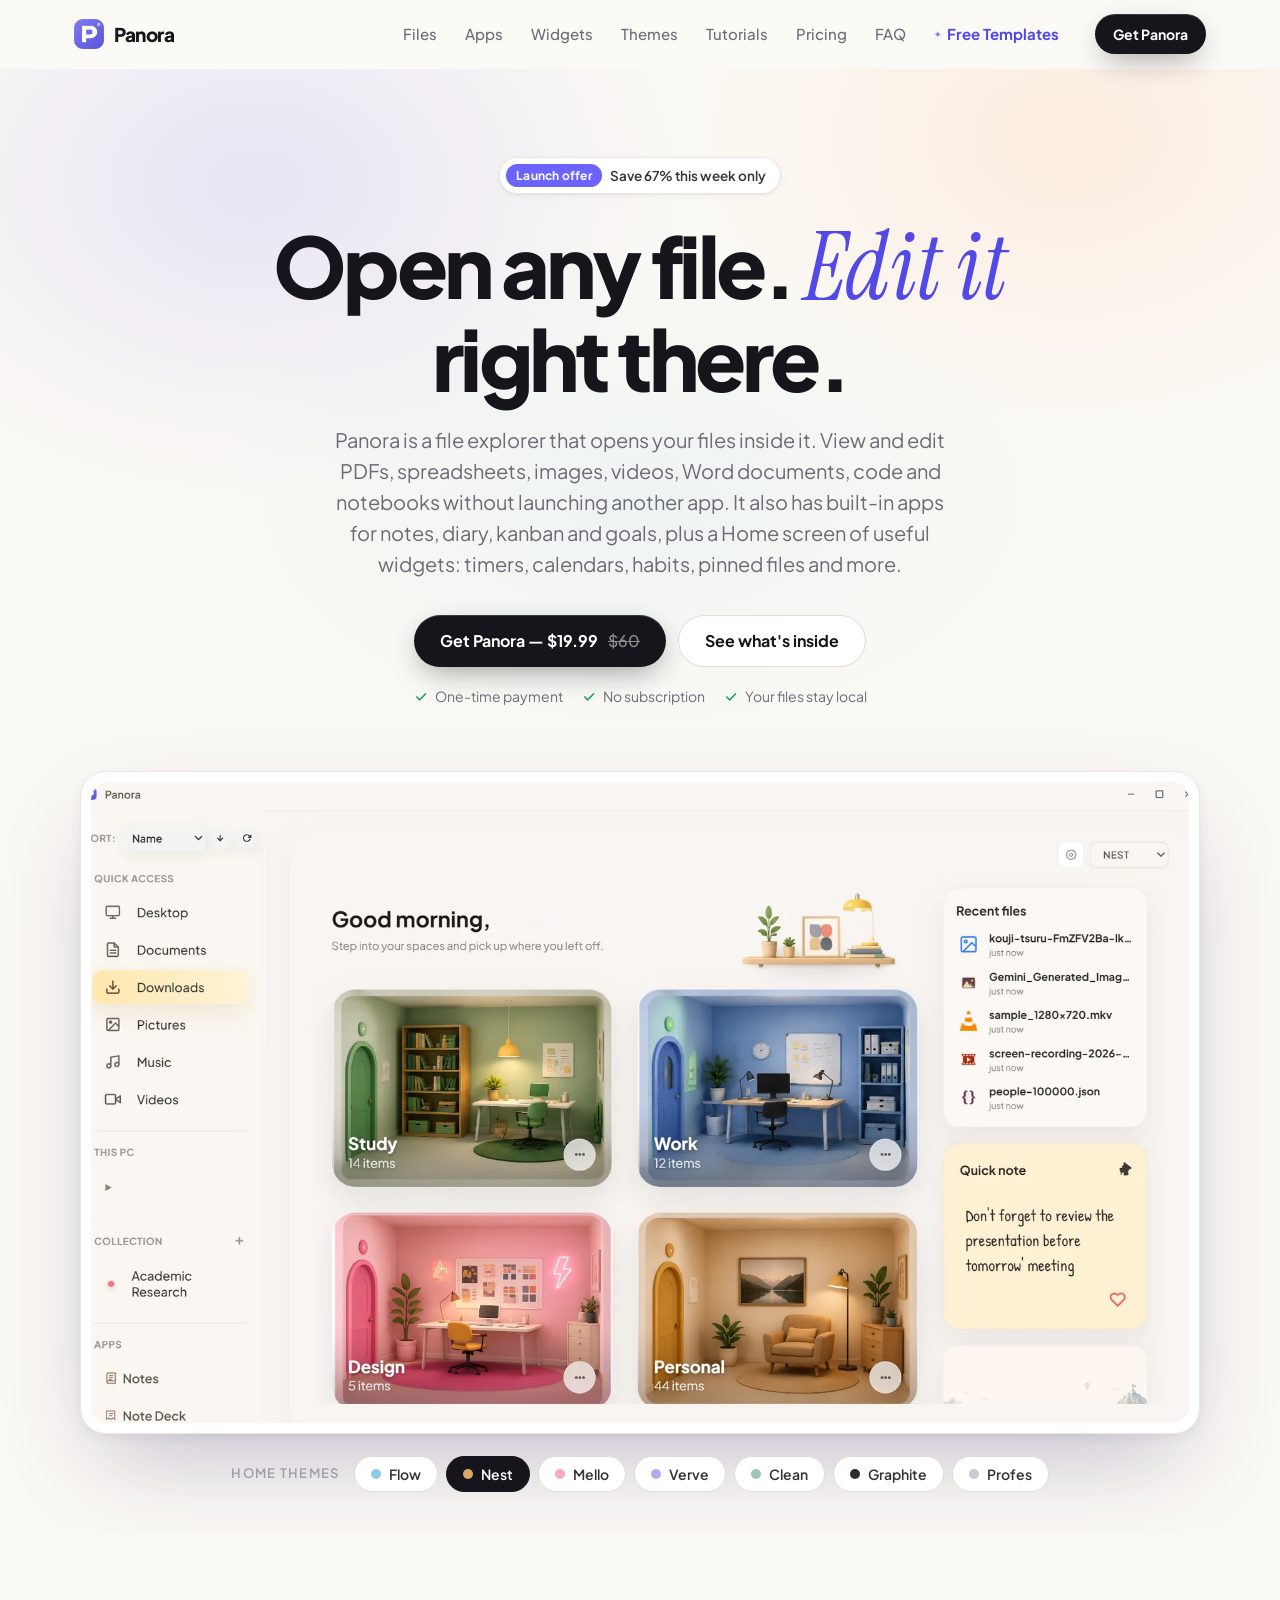
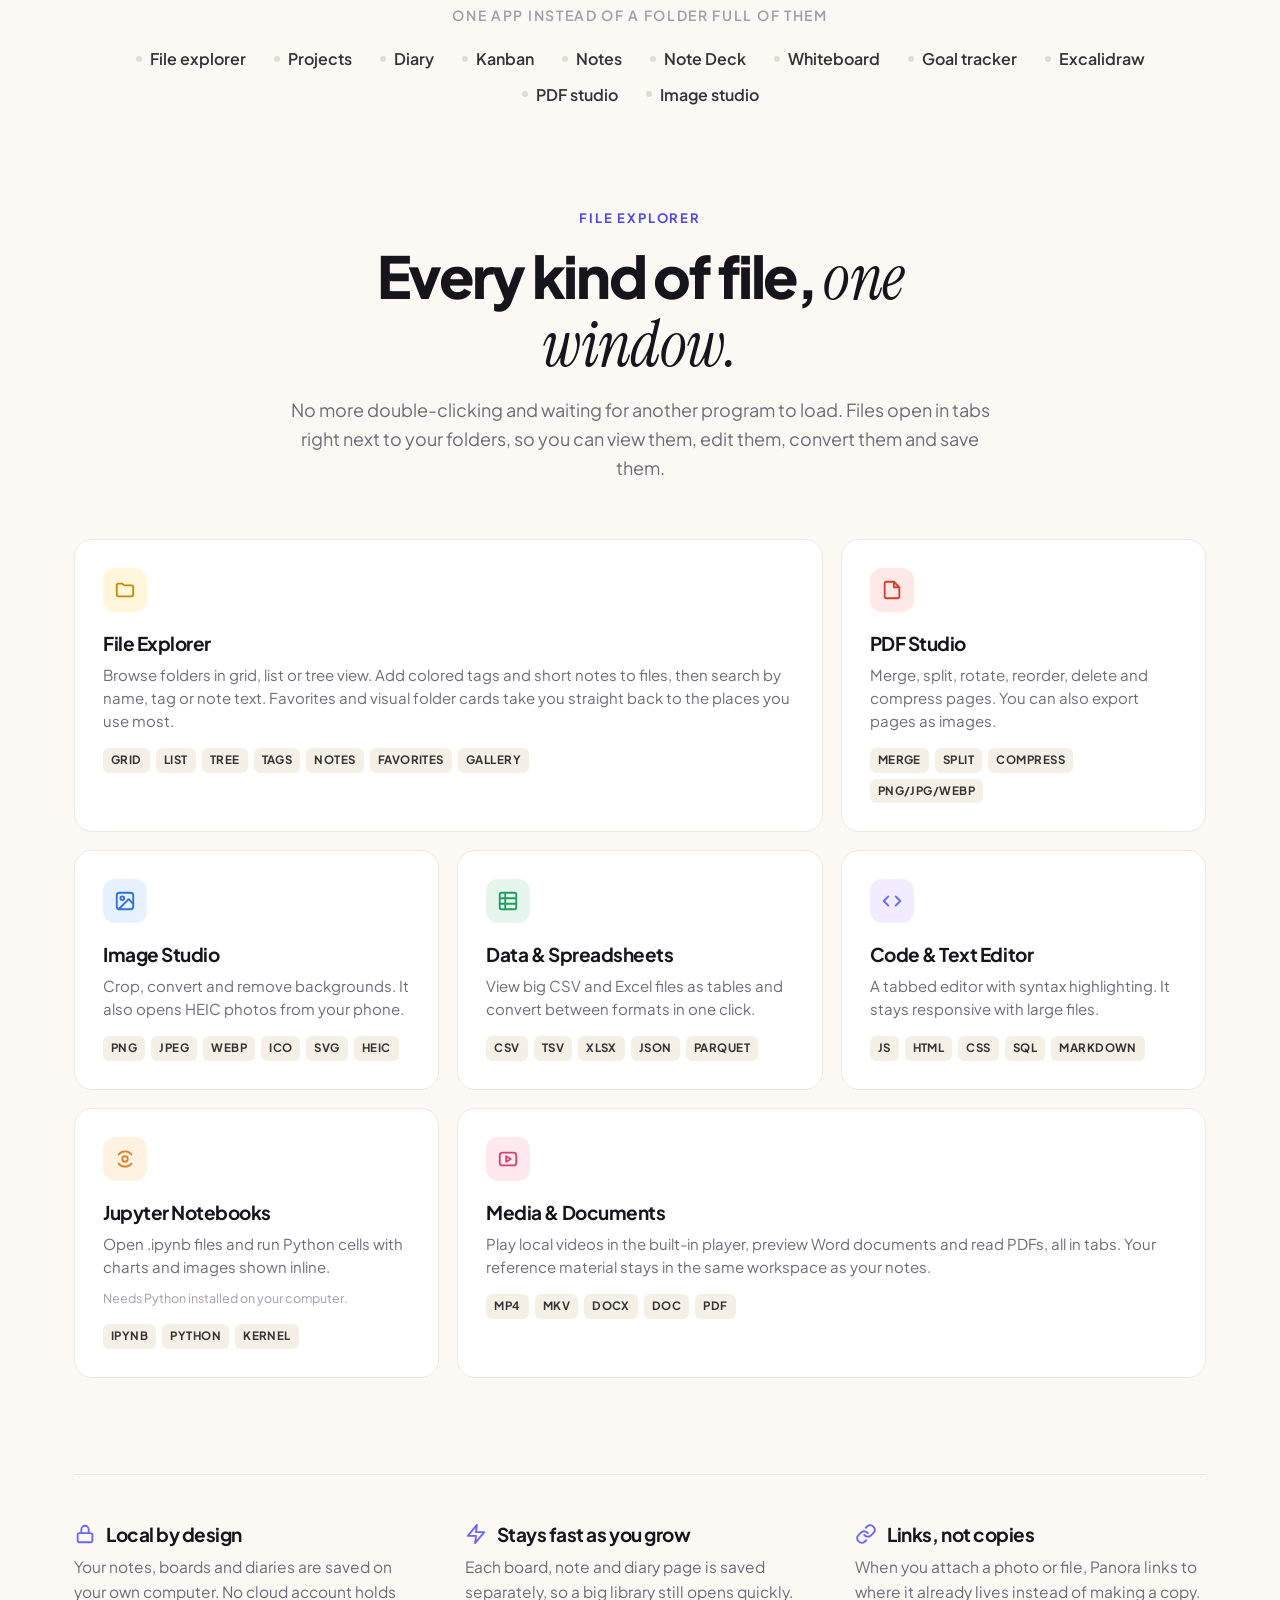
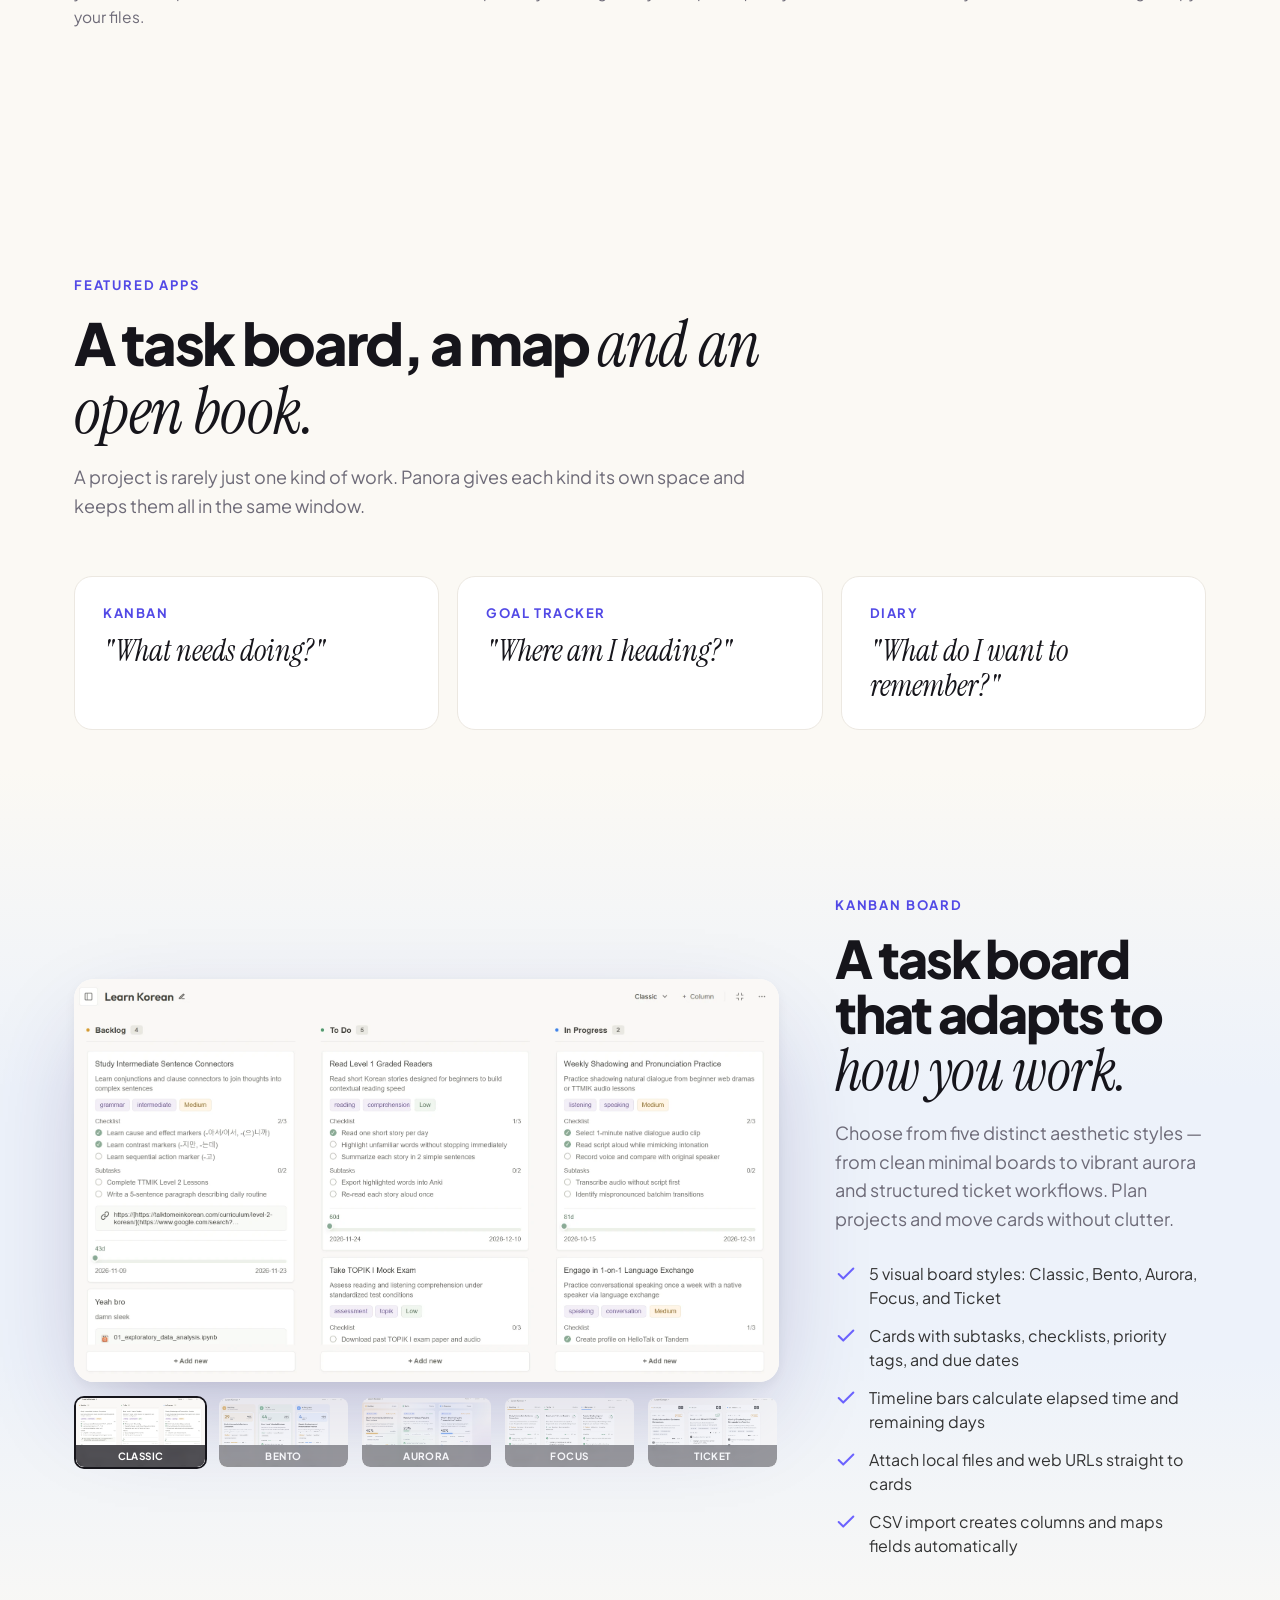
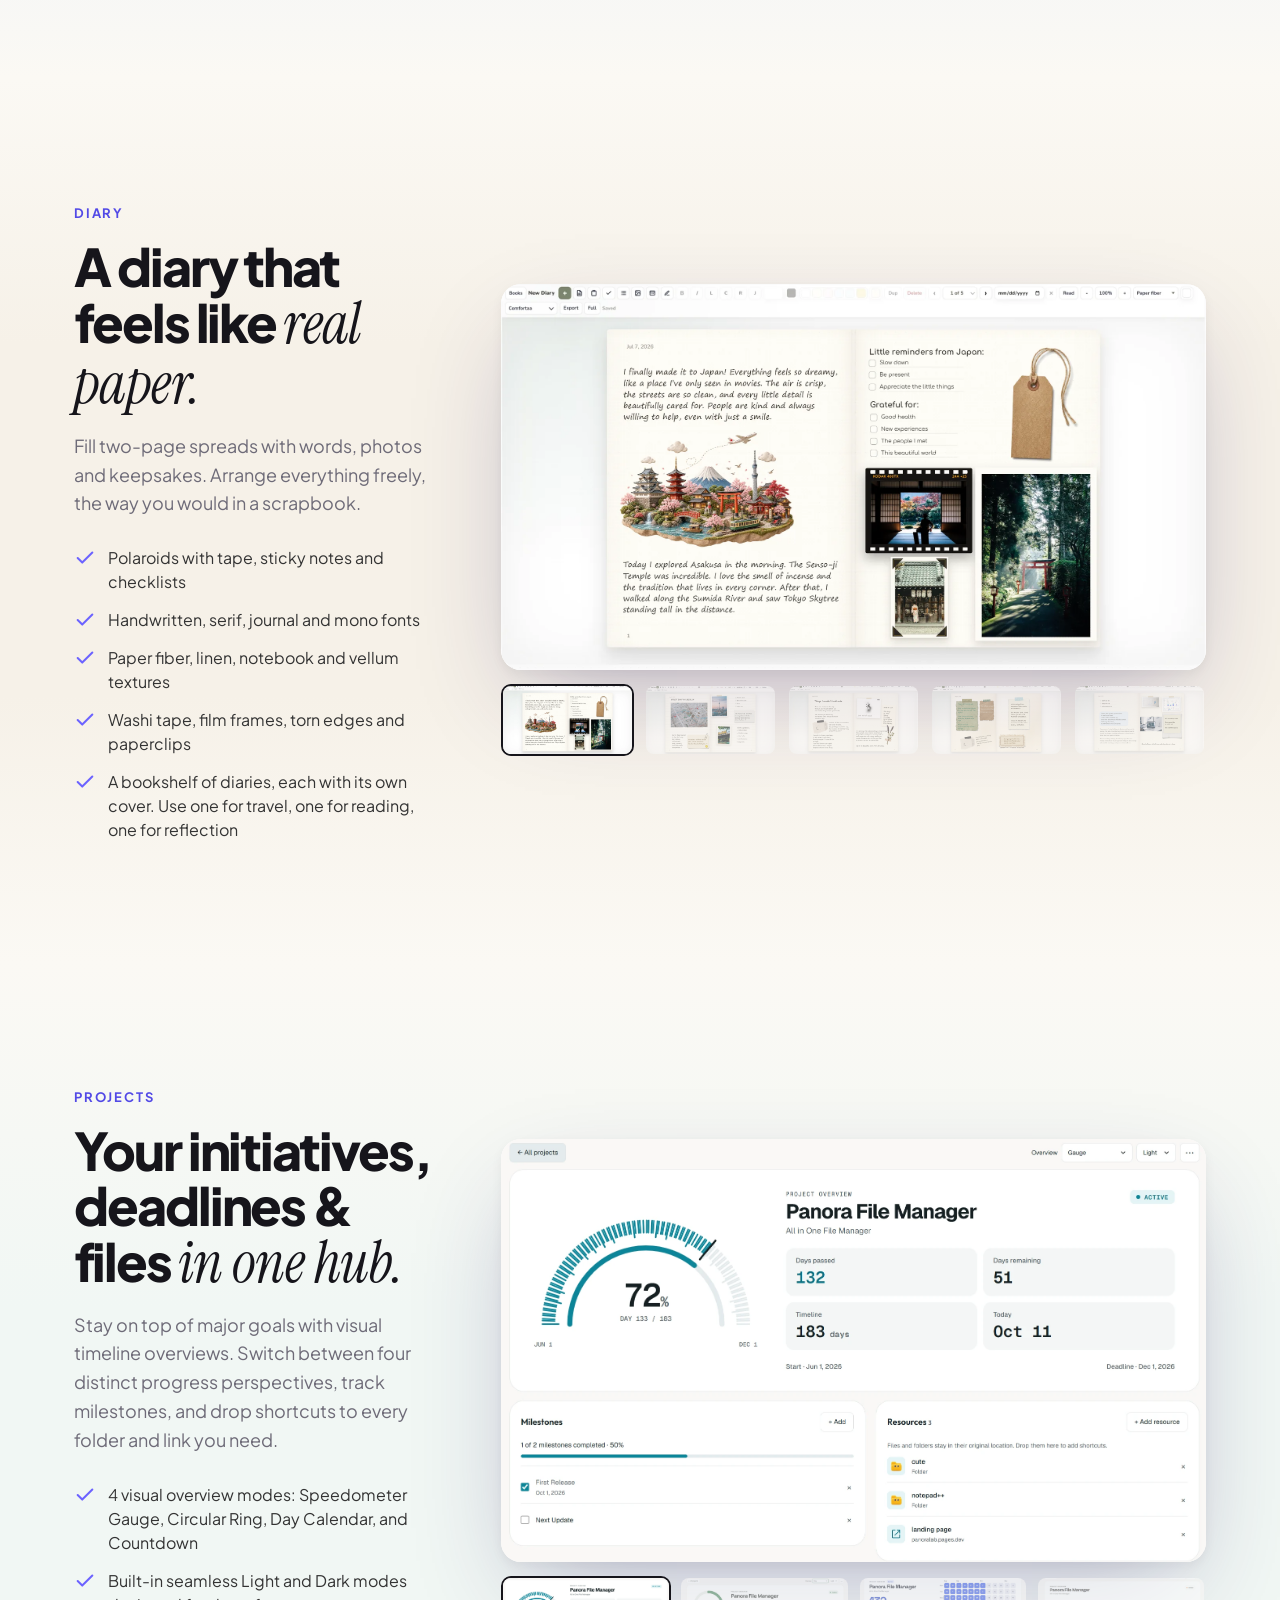
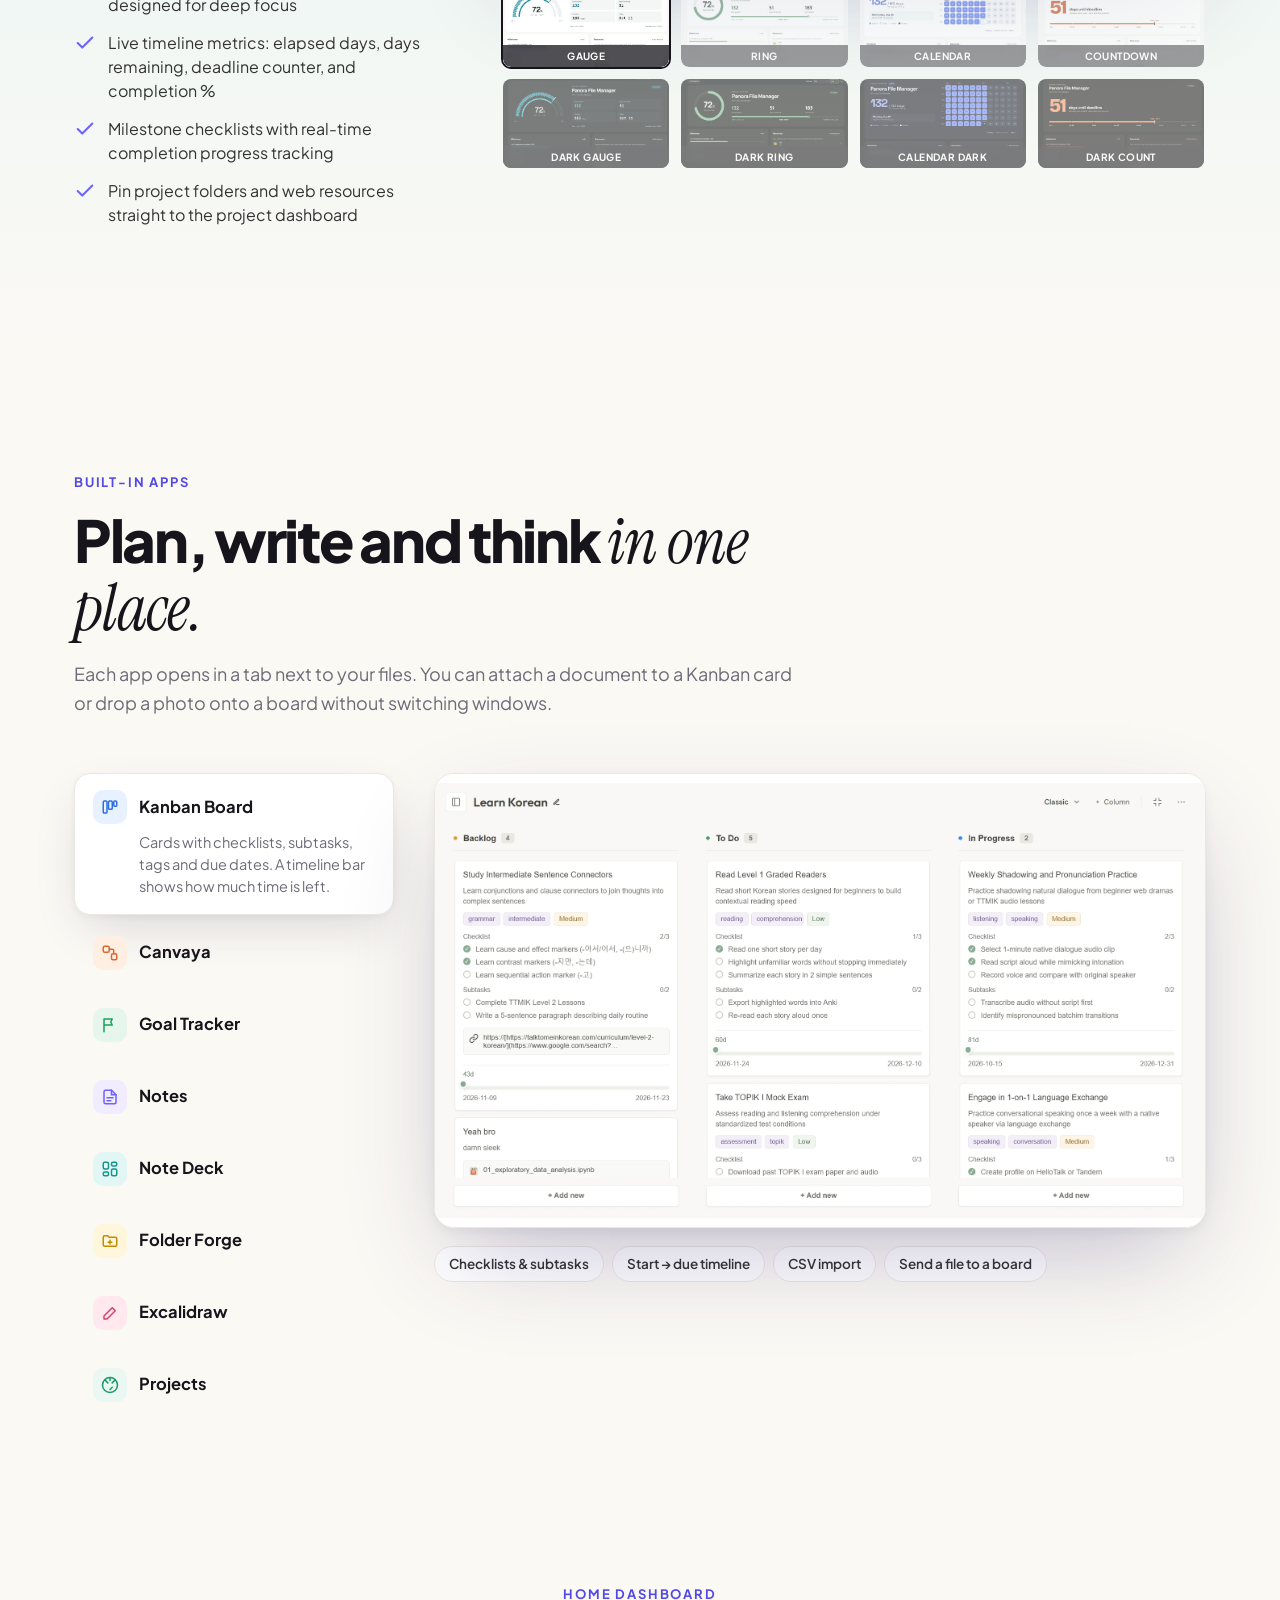
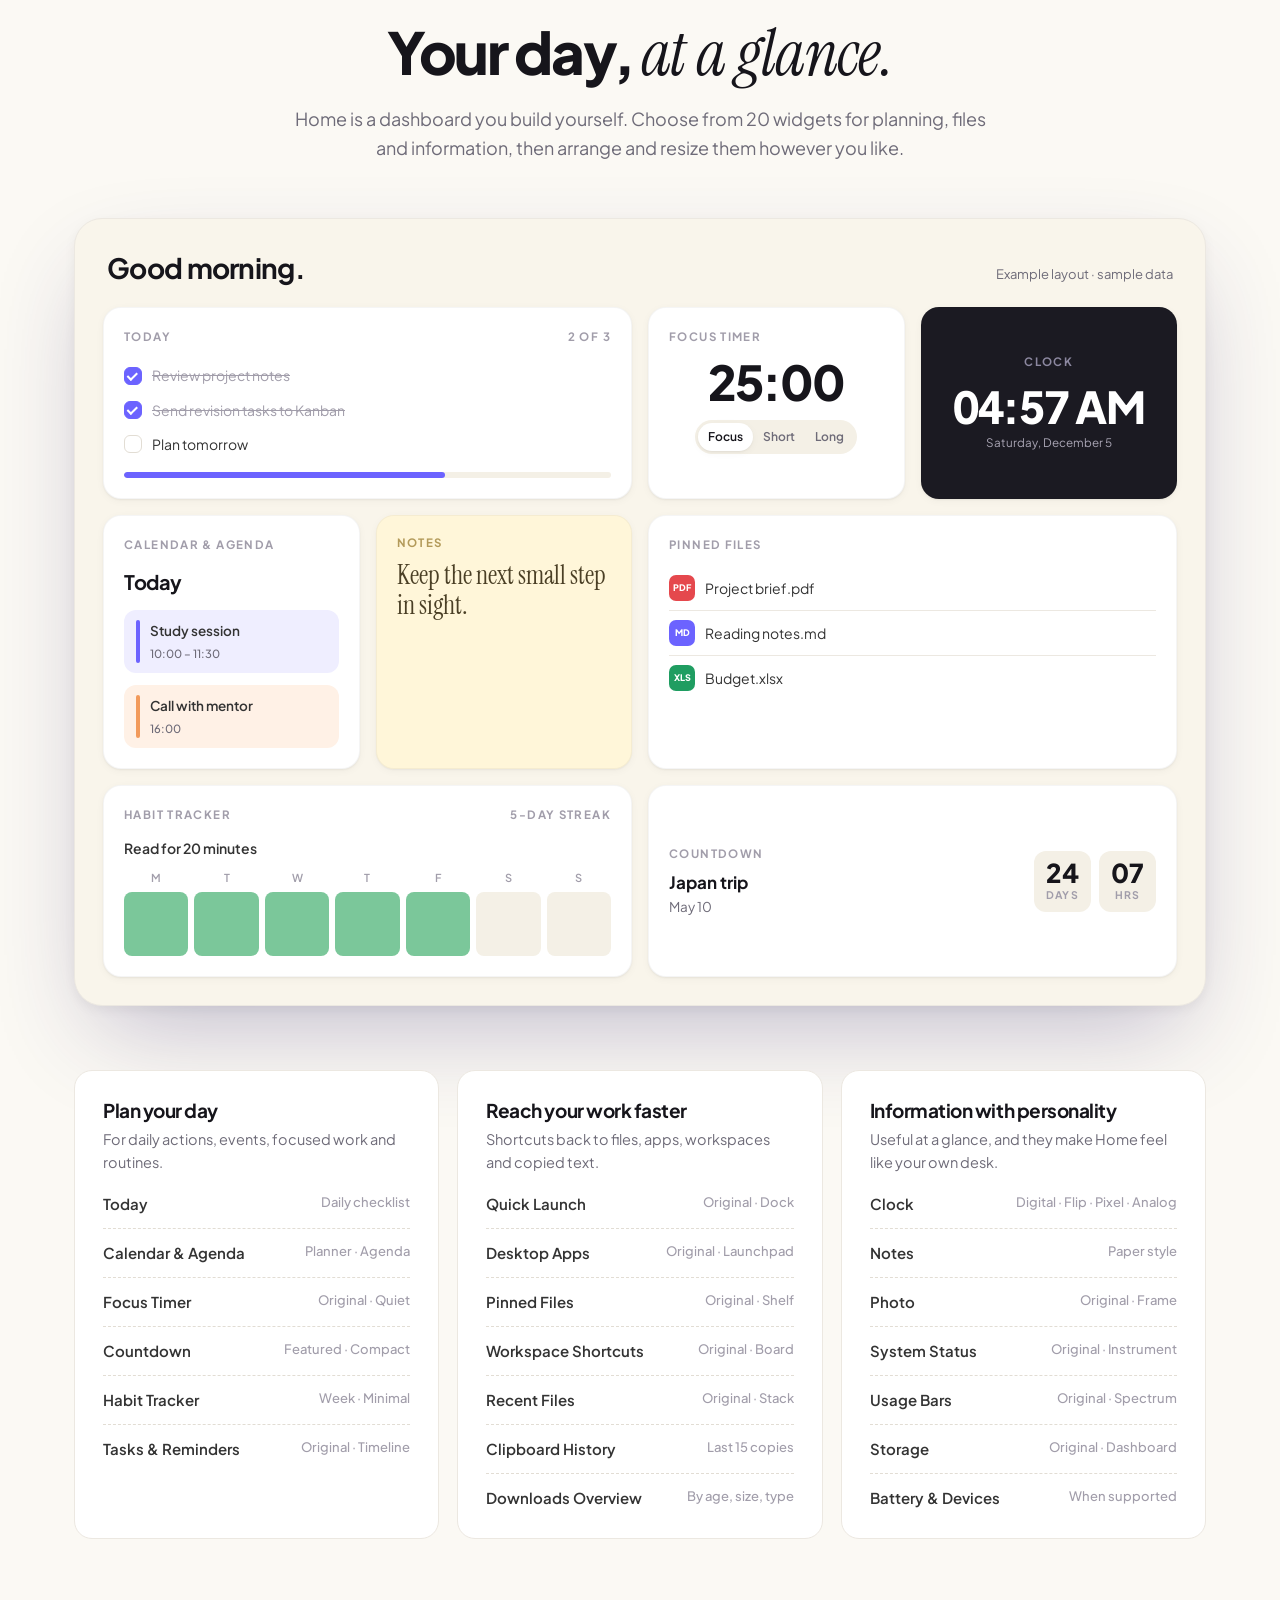
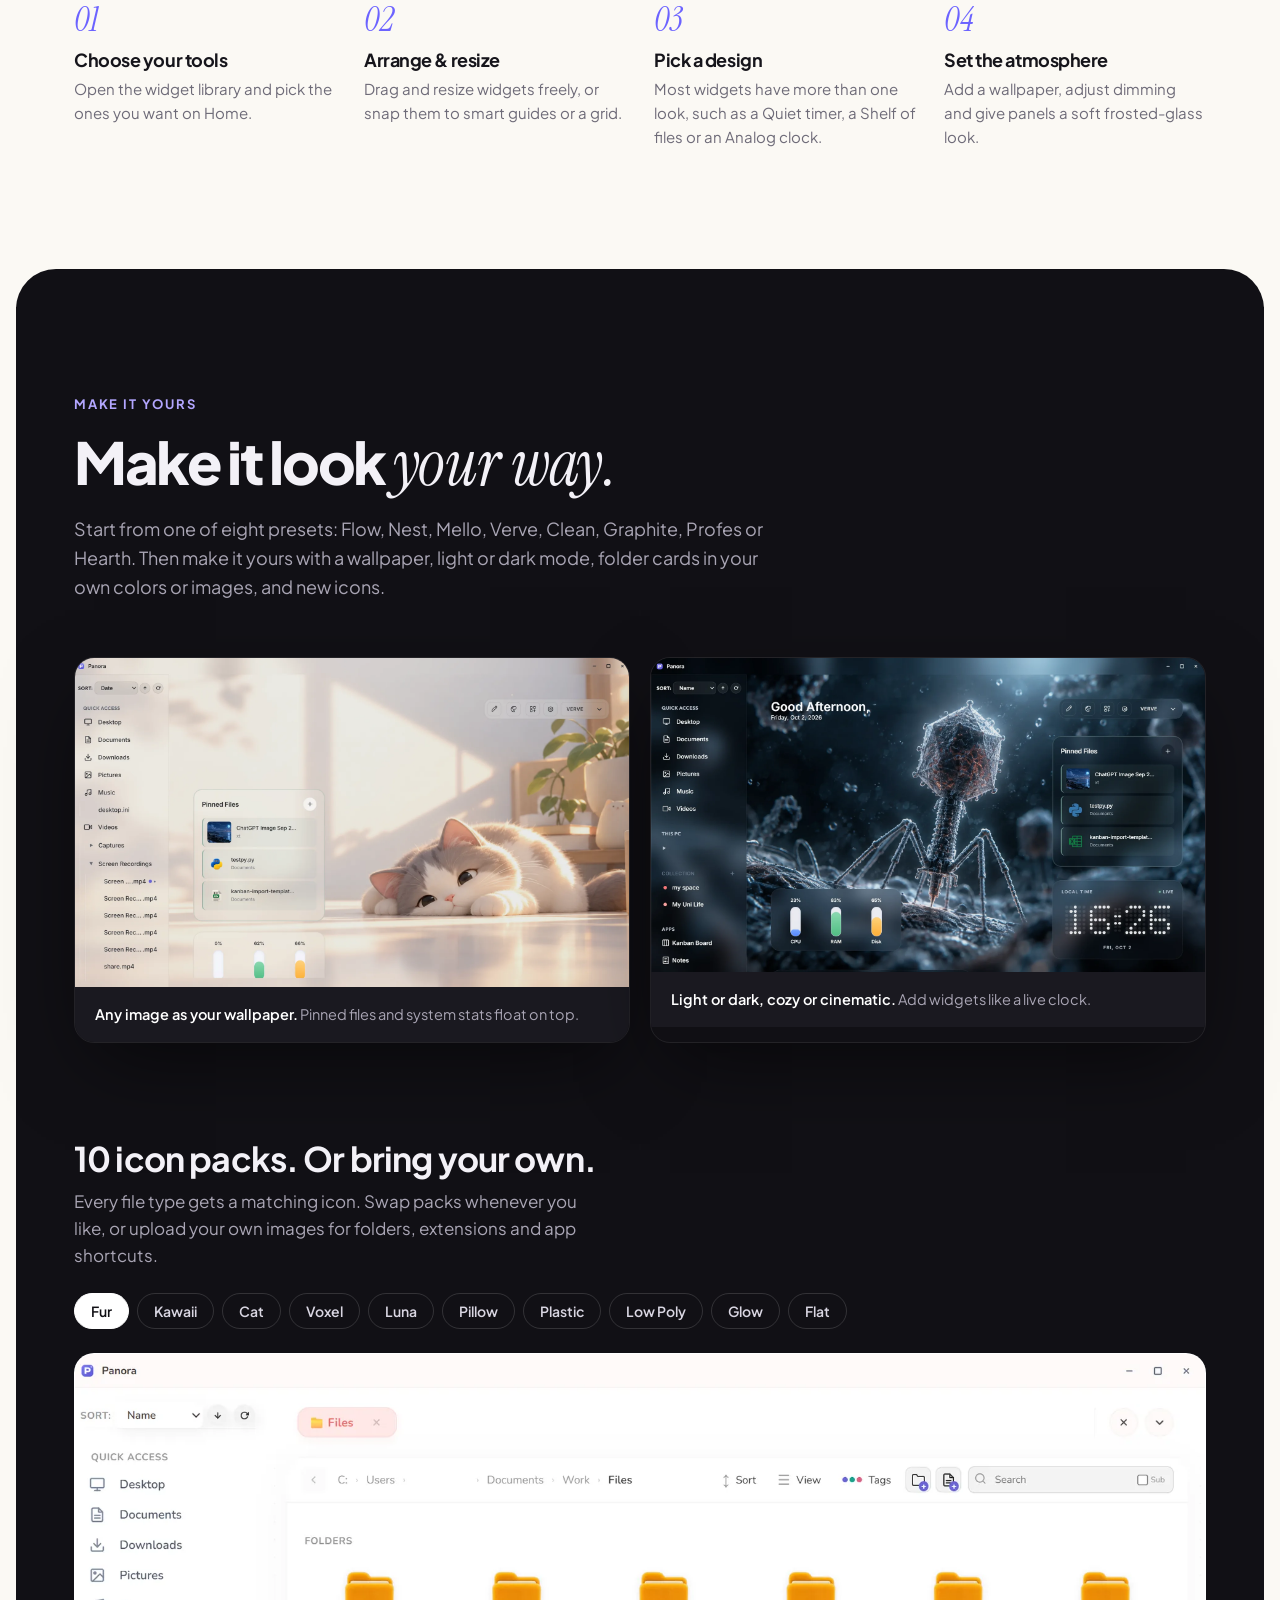
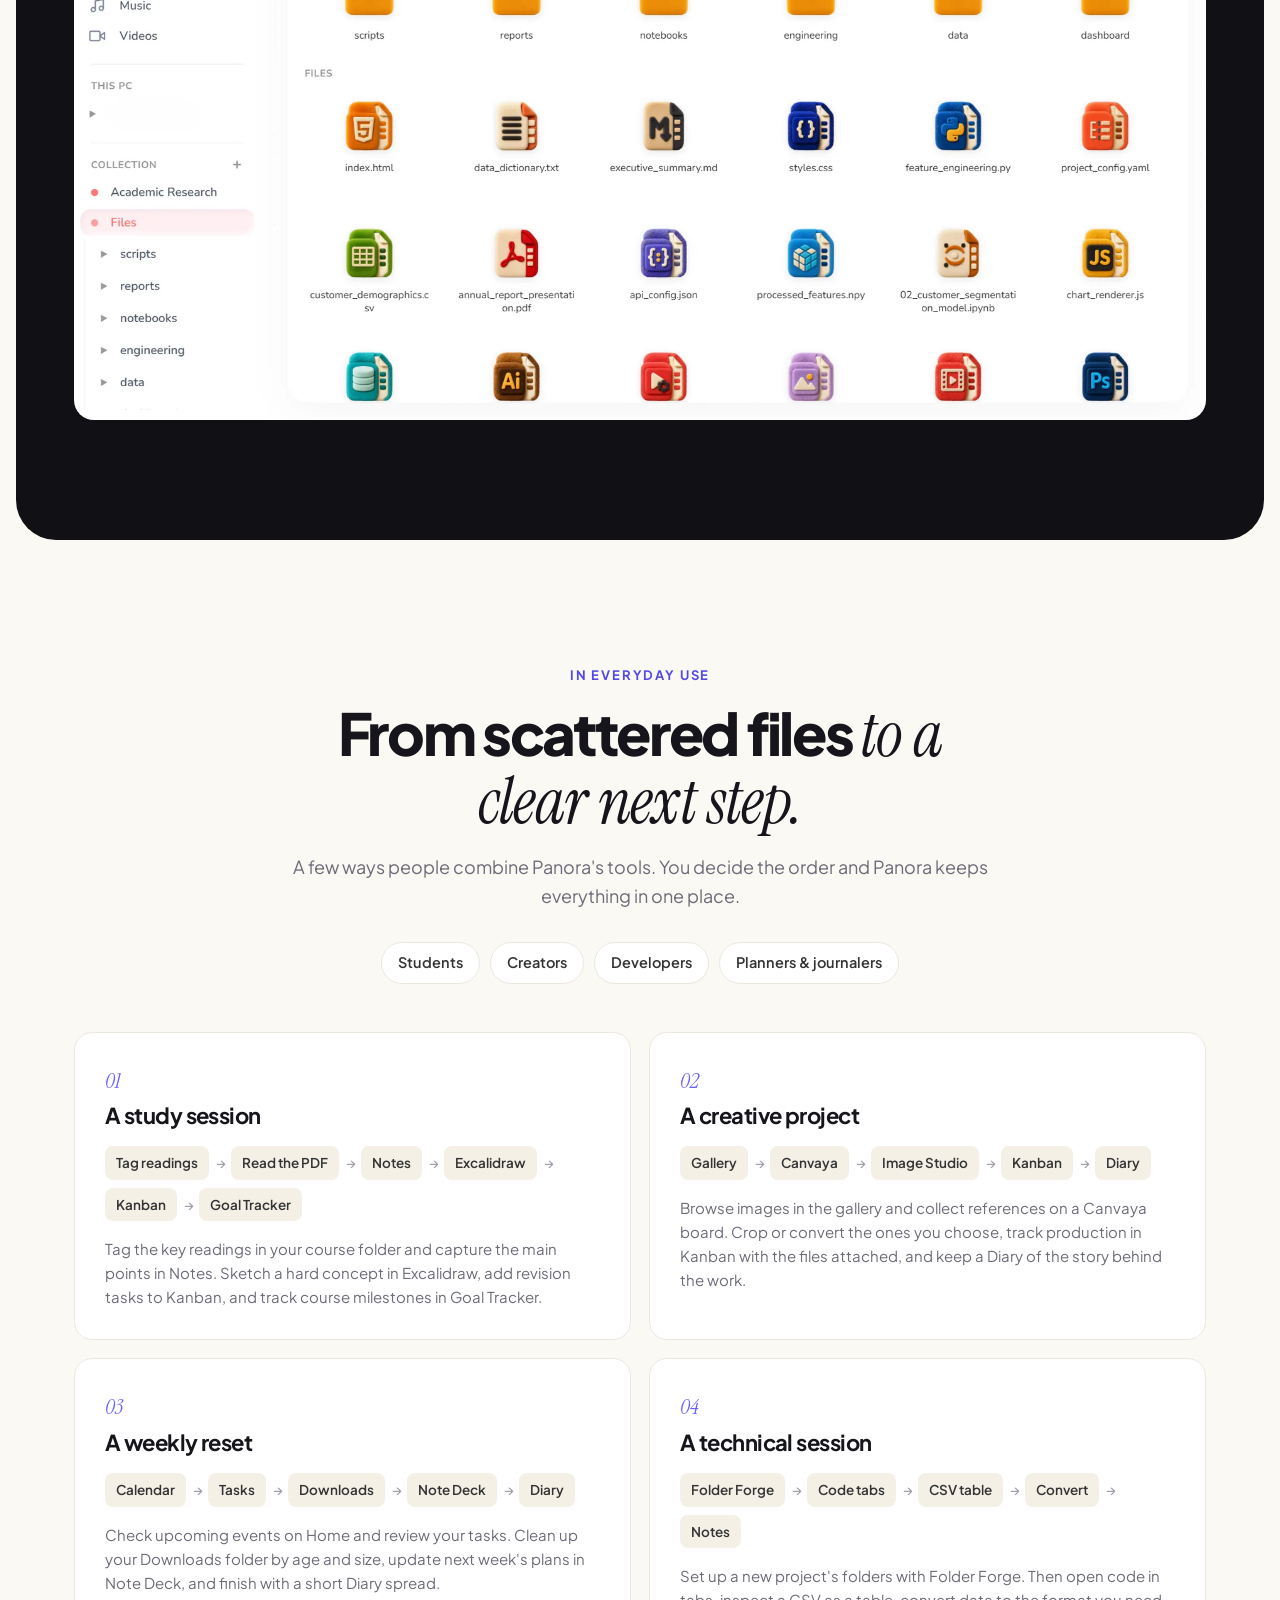
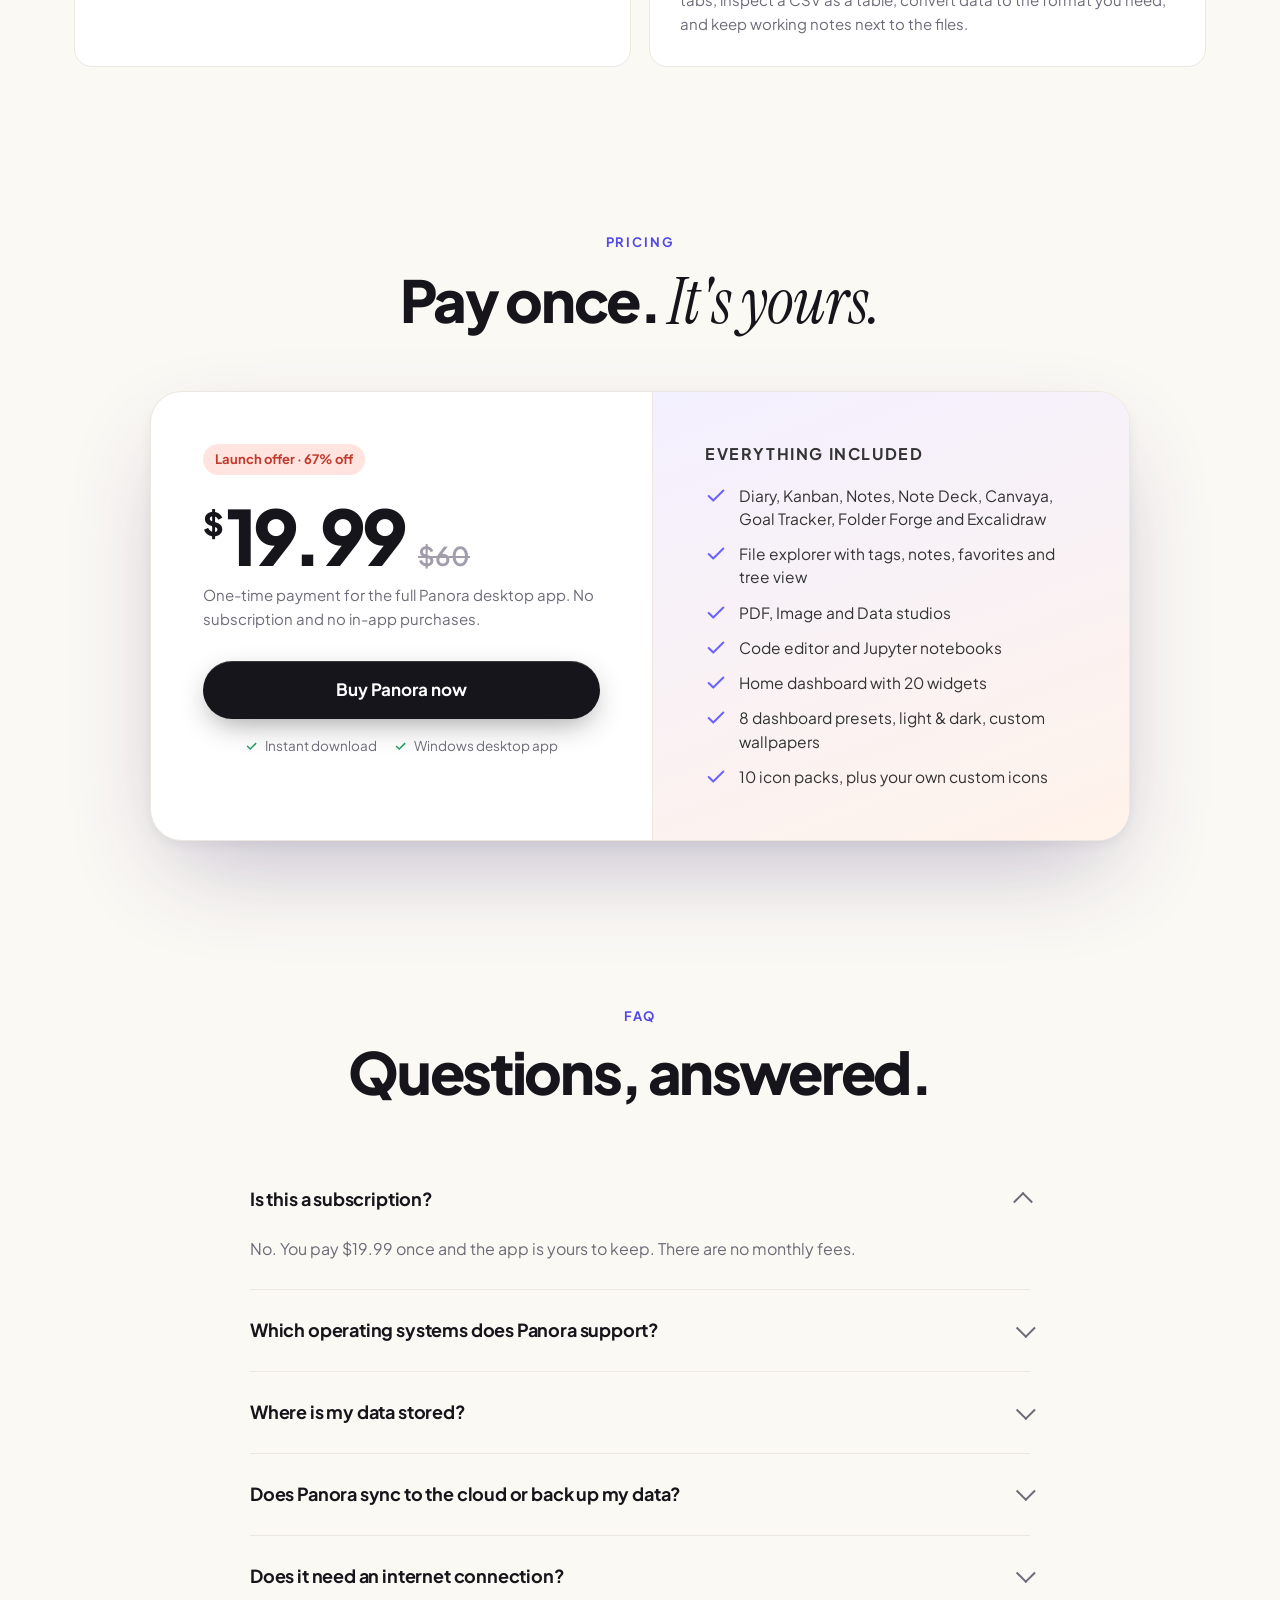
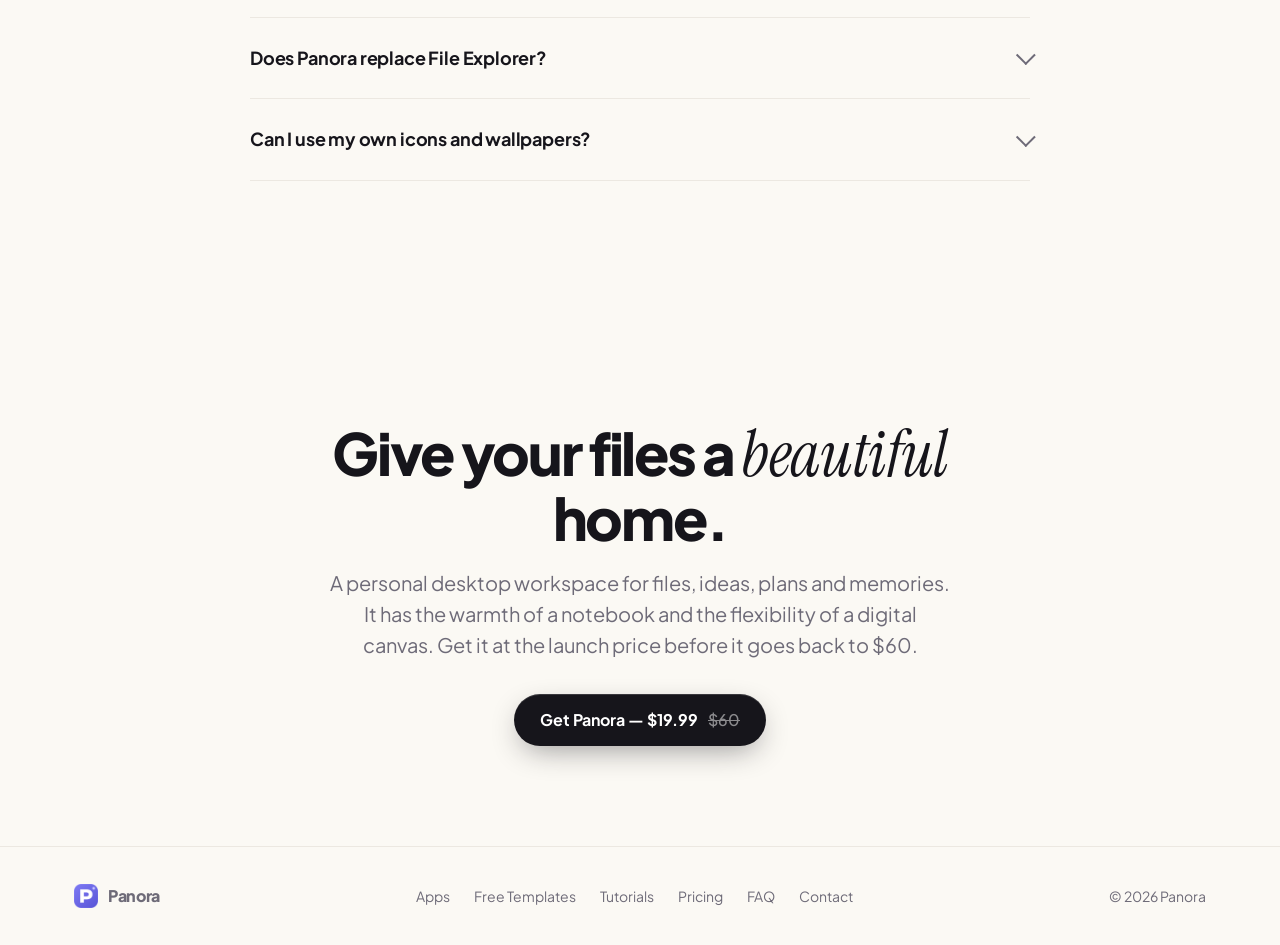
<file: index.html>
<!doctype html>
<html lang="en">
<head>
<meta charset="utf-8">
<meta name="viewport" content="width=device-width, initial-scale=1">
<title>Panora — Open any file. Edit it right there.</title>
<meta name="description" content="Panora is a file explorer, editor and nine creative apps in one calm desktop workspace. Diary, Kanban, Notes, Canvas, Goal Tracker, PDF and image tools — all local, all yours.">
<meta property="og:title" content="Panora — Open any file. Edit it right there.">
<meta property="og:description" content="Files, notes, diary, kanban, whiteboard, goals, PDFs and images in one beautiful desktop app. One-time purchase.">
<meta property="og:image" content="assets/theme-flow.webp">
<meta name="theme-color" content="#FBFAF7">
<link rel="icon" href="assets/panora-icon.ico" sizes="any">
<link rel="icon" type="image/png" href="assets/panora-icon.png">
<link rel="apple-touch-icon" href="assets/apple-touch-icon.png">
<link rel="preconnect" href="https://fonts.googleapis.com">
<link rel="preconnect" href="https://fonts.gstatic.com" crossorigin>
<link href="https://fonts.googleapis.com/css2?family=Instrument+Serif:ital@0;1&family=Plus+Jakarta+Sans:wght@400;500;600;700;800&display=swap" rel="stylesheet">
<link rel="preload" as="image" href="assets/theme-flow.webp">
<style>
:root{
  --bg:#FBF9F4; --bg-2:#F4F0E6; --cream:#F9F5EB; --card:#FFFFFF;
  --ink:#16151B; --ink-2:#333333; --muted:#6E6B78; --faint:#A19DAA;
  --line:#ECE8E1; --line-2:#E2DDD4;
  --brand:#6C63FF; --brand-ink:#5249E6; --brand-soft:#EFEEFF;
  --green:#1F9D61; --peach:#FFE9DA;
  --radius:18px; --radius-lg:26px;
  --shadow-sm:0 1px 2px rgba(22,21,27,.05),0 2px 8px rgba(22,21,27,.04);
  --shadow:0 2px 6px rgba(22,21,27,.04),0 18px 50px -12px rgba(40,30,80,.18);
  --shadow-lg:0 4px 12px rgba(22,21,27,.05),0 40px 100px -24px rgba(50,35,110,.30);
  --sans:"Plus Jakarta Sans",ui-sans-serif,system-ui,-apple-system,"Segoe UI",sans-serif;
  --serif:"Instrument Serif",Georgia,serif;
  --wrap:1180px;
}
*{box-sizing:border-box;margin:0;padding:0}
html{scroll-behavior:smooth;-webkit-text-size-adjust:100%}
body{background:var(--bg);color:var(--ink);font-family:var(--sans);font-size:17px;line-height:1.6;-webkit-font-smoothing:antialiased;overflow-x:hidden}
img{display:block;max-width:100%;height:auto}
a{color:inherit;text-decoration:none}
button{font:inherit;color:inherit;background:none;border:0;cursor:pointer}
:focus-visible{outline:2px solid var(--brand);outline-offset:3px;border-radius:8px}
.wrap{max-width:var(--wrap);margin:0 auto;padding:0 24px}
em.s{font-family:var(--serif);font-style:italic;font-weight:400;letter-spacing:0}

/* ---------- Buttons ---------- */
.btn{display:inline-flex;align-items:center;justify-content:center;gap:10px;height:52px;padding:0 26px;border-radius:999px;font-weight:700;font-size:16px;transition:transform .2s,box-shadow .2s,background .2s;white-space:nowrap}
.btn-primary{background:var(--ink);color:#fff;box-shadow:0 1px 0 rgba(255,255,255,.15) inset,0 10px 30px -8px rgba(22,21,27,.45)}
.btn-primary:hover{transform:translateY(-1px);background:#26242E}
.btn-ghost{background:var(--card);border:1px solid var(--line-2);color:var(--ink)}
.btn-ghost:hover{border-color:var(--faint)}
.btn .price-old{opacity:.5;text-decoration:line-through;font-weight:500}
.btn-sm{height:40px;padding:0 18px;font-size:14px}

/* ---------- Nav ---------- */
.nav{position:sticky;top:0;z-index:50;background:rgba(251,250,247,.78);backdrop-filter:saturate(1.4) blur(14px);-webkit-backdrop-filter:saturate(1.4) blur(14px);border-bottom:1px solid transparent;transition:border-color .2s}
.nav.scrolled{border-bottom-color:var(--line)}
.nav .wrap{display:flex;align-items:center;height:68px;gap:32px}
.logo{display:flex;align-items:center;gap:10px;font-weight:800;font-size:19px;letter-spacing:-.02em}
.logo img{width:30px;height:30px}
.nav-links{display:flex;gap:28px;margin-left:auto;font-size:15px;font-weight:500;color:var(--muted)}
.nav-links a:hover{color:var(--ink)}
.nav-links .nav-free{color:var(--brand-ink);font-weight:700;display:inline-flex;align-items:center;gap:5px}
.nav-links .nav-free::before{content:"✦";font-size:10px;opacity:.7}
.nav-links .nav-free:hover{color:var(--brand)}
.nav .btn{margin-left:4px}

/* ---------- Hero ---------- */
.hero{position:relative;padding:88px 0 40px;text-align:center;overflow:hidden}
.hero::before{content:"";position:absolute;inset:-200px -10% auto;height:900px;z-index:-1;
  background:radial-gradient(40% 50% at 25% 35%,rgba(110,86,247,.13),transparent 70%),
             radial-gradient(35% 45% at 78% 30%,rgba(255,170,120,.16),transparent 70%),
             radial-gradient(40% 40% at 50% 70%,rgba(120,200,230,.10),transparent 70%)}
.eyebrow{display:inline-flex;align-items:center;gap:8px;padding:6px 14px 6px 6px;border-radius:999px;background:var(--card);border:1px solid var(--line);box-shadow:var(--shadow-sm);font-size:13.5px;font-weight:600;color:var(--ink-2)}
.eyebrow b{background:var(--brand);color:#fff;border-radius:999px;padding:2px 10px;font-size:12px;letter-spacing:.02em}
h1{font-size:clamp(42px,7.2vw,84px);line-height:1.02;letter-spacing:-.045em;font-weight:800;margin:26px auto 22px;max-width:14ch}
h1 em.s{font-size:1.12em;letter-spacing:-.01em;color:var(--brand-ink)}
.lead{font-size:clamp(17px,2vw,20px);color:var(--muted);max-width:620px;margin:0 auto;line-height:1.55}
.hero-cta{display:flex;gap:12px;justify-content:center;flex-wrap:wrap;margin-top:36px}
.hero-meta{margin-top:18px;font-size:14px;color:var(--muted);display:flex;gap:18px;justify-content:center;flex-wrap:wrap}
.hero-meta span{display:inline-flex;align-items:center;gap:6px}
.hero-meta svg{width:16px;height:16px;color:var(--green)}

/* App window frame */
.stage{margin:64px auto 0;max-width:1120px;position:relative}
.window{border-radius:var(--radius-lg);background:var(--card);padding:10px;border:1px solid var(--line);box-shadow:var(--shadow-lg)}
.window .screen{position:relative;border-radius:18px;overflow:hidden;aspect-ratio:1800/1050;background:var(--bg-2)}
.window .screen img{position:absolute;inset:0;width:100%;height:100%;object-fit:cover;object-position:top center;opacity:0;transition:opacity .6s ease}
.window .screen img.on{opacity:1}
.theme-bar{display:flex;align-items:center;justify-content:center;gap:8px;flex-wrap:wrap;margin-top:22px}
.theme-bar .lbl{font-size:13px;font-weight:600;color:var(--faint);text-transform:uppercase;letter-spacing:.1em;margin-right:6px}
.chip{height:36px;padding:0 16px;border-radius:999px;border:1px solid var(--line-2);background:var(--card);font-size:14px;font-weight:600;color:var(--ink-2);display:inline-flex;align-items:center;gap:8px;transition:all .2s}
.chip:hover{border-color:var(--faint)}
.chip[aria-pressed="true"],.chip[aria-selected="true"]{background:var(--ink);color:#fff;border-color:var(--ink)}
.chip i{width:10px;height:10px;border-radius:50%;display:inline-block}

/* ---------- Strip ---------- */
.strip{padding:72px 0 24px;text-align:center}
.strip p{font-size:14px;font-weight:600;color:var(--faint);text-transform:uppercase;letter-spacing:.12em}
.strip ul{list-style:none;display:flex;flex-wrap:wrap;justify-content:center;gap:10px 28px;margin-top:20px;font-weight:600;color:var(--ink-2);font-size:16px}
.strip li{display:flex;align-items:center;gap:8px}
.strip li::before{content:"";width:6px;height:6px;border-radius:50%;background:var(--line-2)}

/* ---------- Section heads ---------- */
section{scroll-margin-top:70px}
.sec{padding:120px 0}
.kicker{font-size:13px;font-weight:700;color:var(--brand-ink);text-transform:uppercase;letter-spacing:.14em}
h2{font-size:clamp(34px,4.8vw,58px);line-height:1.05;letter-spacing:-.04em;font-weight:800;margin-top:14px}
h2 em.s{font-size:1.1em;letter-spacing:-.01em}
.sec-head{max-width:720px;margin-bottom:56px}
.sec-head.center{text-align:center;margin-left:auto;margin-right:auto}
.sec-head p{margin-top:18px;color:var(--muted);font-size:18px}
h3{font-size:24px;letter-spacing:-.025em;line-height:1.2;font-weight:700}

/* ---------- Diary feature ---------- */
.diary{background:linear-gradient(180deg,var(--bg) 0%,#F6F1E8 30%,#F6F1E8 70%,var(--bg) 100%)}
.diary-grid{display:grid;grid-template-columns:minmax(0,1fr) minmax(0,1.9fr);gap:56px;align-items:center}
.diary h2{font-size:clamp(34px,4.2vw,52px)}
.ticks{list-style:none;margin-top:28px;display:grid;gap:14px}
.ticks li{display:flex;gap:12px;color:var(--ink-2);font-size:16px;line-height:1.5}
.ticks li svg{flex:none;width:22px;height:22px;margin-top:1px;color:var(--brand)}
.diary-view .frame{border-radius:20px;overflow:hidden;box-shadow:var(--shadow-lg);background:#fff;aspect-ratio:1800/985;position:relative}
.diary-view .frame img{position:absolute;inset:0;width:100%;height:100%;object-fit:cover;opacity:0;transition:opacity .5s}
.diary-view .frame img.on{opacity:1}

/* ---------- Kanban feature ---------- */
.kanban-feat{background:linear-gradient(180deg,var(--bg) 0%,#EDF2FA 35%,#EDF2FA 65%,var(--bg) 100%)}
.kanban-grid{display:grid;grid-template-columns:minmax(0,1.9fr) minmax(0,1fr);gap:56px;align-items:center}
.kanban-grid h2{font-size:clamp(34px,4.2vw,52px)}
.kanban-view .frame{border-radius:20px;overflow:hidden;box-shadow:var(--shadow-lg);background:#fff;aspect-ratio:1800/1030;position:relative}
.kanban-view .frame img{position:absolute;inset:0;width:100%;height:100%;object-fit:cover;opacity:0;transition:opacity .5s}
.kanban-view .frame img.on{opacity:1}

/* ---------- Projects feature ---------- */
.projects-feat{background:linear-gradient(180deg,var(--bg) 0%,#F1F7F4 35%,#F1F7F4 65%,var(--bg) 100%)}
.projects-grid{display:grid;grid-template-columns:minmax(0,1fr) minmax(0,1.9fr);gap:56px;align-items:center}
.projects-grid h2{font-size:clamp(34px,4.2vw,52px)}
.projects-view .frame{border-radius:20px;overflow:hidden;box-shadow:var(--shadow-lg);background:#fff;aspect-ratio:1800/1080;position:relative}
.projects-view .frame img{position:absolute;inset:0;width:100%;height:100%;object-fit:cover;opacity:0;transition:opacity .5s}
.projects-view .frame img.on{opacity:1}

.thumbs{display:grid;grid-template-columns:repeat(5,1fr);gap:10px;margin-top:14px}
.thumbs.eight-thumbs{grid-template-columns:repeat(4,1fr);gap:8px}
.thumbs button{border-radius:10px;overflow:hidden;border:2px solid transparent;opacity:.55;transition:all .2s;aspect-ratio:1800/985;position:relative}
.thumbs button img{width:100%;height:100%;object-fit:cover}
.thumbs button span{position:absolute;bottom:0;left:0;right:0;background:rgba(22,21,27,.75);color:#fff;font-size:10px;font-weight:700;text-align:center;padding:3px 2px;letter-spacing:.04em;backdrop-filter:blur(2px);text-transform:uppercase}
.thumbs button:hover{opacity:.85}
.thumbs button[aria-selected="true"]{opacity:1;border-color:var(--ink)}

/* ---------- Apps showcase ---------- */
.apps-grid{display:grid;grid-template-columns:320px minmax(0,1fr);gap:40px;align-items:start}
.tabs{display:flex;flex-direction:column;gap:4px}
.tab{text-align:left;padding:16px 18px;border-radius:16px;border:1px solid transparent;transition:background .2s,border-color .2s}
.tab:hover{background:rgba(22,21,27,.03)}
.tab .t{display:flex;align-items:center;gap:12px;font-weight:700;font-size:16.5px}
.tab .ic{width:34px;height:34px;border-radius:10px;display:grid;place-items:center;flex:none}
.tab .ic svg{width:18px;height:18px}
.tab .d{display:none;color:var(--muted);font-size:14.5px;line-height:1.5;margin:8px 0 0 46px}
.tab[aria-selected="true"]{background:var(--card);border-color:var(--line);box-shadow:var(--shadow)}
.tab[aria-selected="true"] .d{display:block}
.panel{position:sticky;top:100px}
.panel .frame{border-radius:20px;overflow:hidden;background:#fff;border:1px solid var(--line);box-shadow:var(--shadow-lg);aspect-ratio:1800/1060;position:relative}
.panel .frame img{position:absolute;inset:0;width:100%;height:100%;object-fit:contain;background:#fff;opacity:0;transition:opacity .45s}
.panel .frame img.on{opacity:1}
.panel .pts{display:flex;flex-wrap:wrap;gap:8px;margin-top:18px;min-height:36px}
.panel .pts span{font-size:13.5px;font-weight:600;color:var(--ink-2);background:var(--card);border:1px solid var(--line);border-radius:999px;padding:6px 14px}

/* ---------- Personalize ---------- */
.dark{background:#111015;color:#F3F1F7;border-radius:40px;margin:0 16px}
.dark .kicker{color:#B3A6FF}
.dark .sec-head p{color:#A9A5B4}
.wall-grid{display:grid;grid-template-columns:1fr 1fr;gap:20px}
.wall-grid figure{border-radius:20px;overflow:hidden;border:1px solid rgba(255,255,255,.08);box-shadow:0 30px 80px -20px rgba(0,0,0,.6)}
.wall-grid figcaption{padding:16px 20px;font-size:14.5px;color:#A9A5B4;background:#1A1920}
.wall-grid figcaption b{color:#fff;font-weight:600}
.icons-block{margin-top:96px}
.icons-head{display:flex;justify-content:space-between;align-items:end;gap:24px;flex-wrap:wrap;margin-bottom:24px}
.icons-head h3{font-size:clamp(26px,3vw,34px)}
.icons-head p{color:#A9A5B4;margin-top:8px;max-width:520px}
.dark .chip{background:transparent;border-color:rgba(255,255,255,.14);color:#D9D6E2}
.dark .chip:hover{border-color:rgba(255,255,255,.35)}
.dark .chip[aria-selected="true"]{background:#fff;color:#111015;border-color:#fff}
.pack-chips{display:flex;flex-wrap:wrap;gap:8px;margin-bottom:24px}
.pack-frame{border-radius:20px;overflow:hidden;aspect-ratio:1800/1060;position:relative;background:#fff;border:1px solid rgba(255,255,255,.08)}
.pack-frame img{position:absolute;inset:0;width:100%;height:100%;object-fit:cover;object-position:top;opacity:0;transition:opacity .4s}
.pack-frame img.on{opacity:1}

/* ---------- Three questions ---------- */
.trio{display:grid;grid-template-columns:repeat(3,1fr);gap:18px;margin-top:8px}
.trio div{background:var(--card);border:1px solid var(--line);border-radius:var(--radius);padding:26px 28px}
.trio b{display:block;font-size:13px;font-weight:700;text-transform:uppercase;letter-spacing:.12em;color:var(--brand-ink)}
.trio p{font-family:var(--serif);font-style:italic;font-size:30px;line-height:1.15;margin-top:10px;color:var(--ink)}

/* ---------- Widgets / Home dashboard ---------- */
.dash{background:var(--cream);border:1px solid var(--line);border-radius:28px;padding:28px;box-shadow:var(--shadow-lg);display:grid;grid-template-columns:repeat(4,1fr);grid-auto-rows:minmax(0,auto);gap:16px}
.dash .hd{grid-column:1/-1;display:flex;justify-content:space-between;align-items:end;padding:4px 4px 6px}
.dash .hd h3{font-size:28px}
.dash .hd span{font-size:13px;color:var(--muted)}
.w{background:var(--card);border-radius:18px;padding:20px;border:1px solid rgba(0,0,0,.04);box-shadow:var(--shadow-sm);font-size:14px;min-width:0}
.w .wt{font-size:11.5px;font-weight:700;letter-spacing:.12em;text-transform:uppercase;color:var(--faint);display:flex;justify-content:space-between;margin-bottom:12px}
.w .row{display:flex;align-items:center;gap:10px;padding:6px 0;color:var(--ink-2)}
.w .cb{width:18px;height:18px;border-radius:6px;border:1.5px solid var(--line-2);flex:none;display:grid;place-items:center}
.w .cb.on{background:var(--brand);border-color:var(--brand)}
.w .cb.on::after{content:"";width:8px;height:4px;border-left:2px solid #fff;border-bottom:2px solid #fff;transform:rotate(-45deg) translateY(-1px)}
.w .done{text-decoration:line-through;color:var(--faint)}
.w .bar{height:6px;border-radius:9px;background:var(--bg-2);margin-top:10px;overflow:hidden}
.w .bar i{display:block;height:100%;width:66%;background:var(--brand);border-radius:9px}
.w-timer{text-align:center}
.w-timer .tm{font-size:48px;font-weight:800;letter-spacing:-.04em;line-height:1;margin:8px 0 14px}
.w-timer .seg{display:inline-flex;background:var(--bg-2);border-radius:999px;padding:3px;font-size:12px;font-weight:600}
.w-timer .seg span{padding:4px 10px;border-radius:999px;color:var(--muted)}
.w-timer .seg span:first-child{background:var(--card);color:var(--ink);box-shadow:var(--shadow-sm)}
.w-cal .day{font-size:20px;font-weight:700;letter-spacing:-.02em}
.w-cal .ev{display:flex;gap:10px;align-items:center;margin-top:12px;padding:10px 12px;border-radius:12px;background:var(--brand-soft);color:var(--ink-2);font-weight:600;font-size:13.5px}
.w-cal .ev i{width:4px;align-self:stretch;border-radius:4px;background:var(--brand)}
.w-cal .ev small{color:var(--muted);font-weight:500}
.w-note{background:#FFF6D9;font-family:var(--serif);font-size:26px;line-height:1.15;color:#4A3F25;position:relative}
.w-note .wt{font-family:var(--sans);color:#B39A5A}
.w-files .row{border-bottom:1px solid var(--line);padding:9px 0}
.w-files .row:last-child{border:0}
.w-files .fi{width:26px;height:26px;border-radius:7px;display:grid;place-items:center;font-size:9px;font-weight:800;color:#fff;flex:none}
.w-habit .days{display:grid;grid-template-columns:repeat(7,1fr);gap:6px;margin-top:10px;text-align:center;font-size:11px;font-weight:600;color:var(--faint)}
.w-habit .days i{display:block;aspect-ratio:1;border-radius:8px;background:var(--bg-2);margin-top:5px}
.w-habit .days i.on{background:#7BC79A}
.w-clock{display:flex;flex-direction:column;justify-content:center;align-items:center;text-align:center;background:#1B1A22;color:#fff}
.w-clock .wt{color:#8C88A0}
.w-clock .tm{font-size:44px;font-weight:800;letter-spacing:-.03em;line-height:1;font-variant-numeric:tabular-nums}
.w-clock small{color:#A9A5B4;margin-top:6px}
.span2{grid-column:span 2}

.wlib{display:grid;grid-template-columns:repeat(3,1fr);gap:18px;margin-top:64px}
.wgroup{background:var(--card);border:1px solid var(--line);border-radius:var(--radius);padding:28px}
.wgroup h3{font-size:19px}
.wgroup>p{color:var(--muted);font-size:14.5px;margin-top:6px}
.wgroup ul{list-style:none;margin-top:18px;display:grid;gap:12px}
.wgroup li{display:flex;justify-content:space-between;gap:12px;font-size:15px;font-weight:600;color:var(--ink-2);padding-bottom:12px;border-bottom:1px dashed var(--line-2)}
.wgroup li:last-child{border:0;padding-bottom:0}
.wgroup li span{font-weight:500;color:var(--faint);font-size:13px;text-align:right}
.steps{display:grid;grid-template-columns:repeat(4,1fr);gap:28px;margin-top:64px;counter-reset:s}
.steps div{counter-increment:s}
.steps div::before{content:"0" counter(s);display:block;font-family:var(--serif);font-style:italic;font-size:34px;color:var(--brand);line-height:1;margin-bottom:12px}
.steps h3{font-size:18px}
.steps p{color:var(--muted);font-size:15px;margin-top:6px}

/* ---------- Workflows ---------- */
.who{display:flex;flex-wrap:wrap;gap:10px;justify-content:center;margin:-24px 0 48px}
.who span{background:var(--card);border:1px solid var(--line);border-radius:999px;padding:8px 16px;font-size:14.5px;font-weight:600;color:var(--ink-2)}
.flows{display:grid;grid-template-columns:repeat(2,1fr);gap:18px}
.flow{background:var(--card);border:1px solid var(--line);border-radius:var(--radius);padding:30px}
.flow .n{font-family:var(--serif);font-style:italic;font-size:22px;color:var(--brand)}
.flow h3{font-size:22px;margin-top:4px}
.flow ol{list-style:none;margin-top:18px;display:flex;flex-wrap:wrap;gap:8px 22px;align-items:center}
.flow li{position:relative;font-size:13.5px;font-weight:600;color:var(--ink-2);background:var(--bg-2);border-radius:8px;padding:6px 11px}
.flow li:not(:last-child)::after{content:"→";position:absolute;right:-17px;top:50%;transform:translateY(-50%);color:var(--faint);font-weight:500}
.flow p{color:var(--muted);font-size:15px;margin-top:16px}

/* ---------- Tools ---------- */
.tools{display:grid;grid-template-columns:repeat(3,1fr);gap:18px}
.tool{background:var(--card);border:1px solid var(--line);border-radius:var(--radius);padding:28px;transition:transform .25s,box-shadow .25s}
.tool:hover{transform:translateY(-3px);box-shadow:var(--shadow)}
.tool .ic{width:44px;height:44px;border-radius:12px;display:grid;place-items:center;margin-bottom:20px}
.tool .ic svg{width:22px;height:22px}
.tool h3{font-size:19px}
.tool p{color:var(--muted);font-size:15px;margin-top:8px;line-height:1.55}
.tool .fmt{display:flex;flex-wrap:wrap;gap:6px;margin-top:16px}
.tool.wide{grid-column:span 2}
.tool .req{display:block;font-size:12.5px;color:var(--faint);margin-top:10px}
.tool .fmt span{font-size:11.5px;font-weight:700;letter-spacing:.04em;color:var(--ink-2);background:var(--bg-2);border-radius:6px;padding:3px 8px}

/* ---------- Local ---------- */
.local{display:grid;grid-template-columns:repeat(3,1fr);gap:40px;border-top:1px solid var(--line);padding-top:48px}
.local h3{font-size:19px;display:flex;align-items:center;gap:10px}
.local h3 svg{width:22px;height:22px;color:var(--brand)}
.local p{color:var(--muted);font-size:15.5px;margin-top:10px}

/* ---------- Pricing ---------- */
.pricing{position:relative}
.price-card{max-width:980px;margin:0 auto;display:grid;grid-template-columns:1.05fr 1fr;background:var(--card);border:1px solid var(--line);border-radius:32px;box-shadow:var(--shadow-lg);overflow:hidden}
.price-left{padding:52px}
.price-right{padding:52px;background:linear-gradient(160deg,#F3F0FF 0%,#FFF3EA 100%);border-left:1px solid var(--line)}
.badge{display:inline-block;background:#FFE4E0;color:#C03A2B;font-weight:700;font-size:13px;padding:5px 12px;border-radius:999px}
.amount{display:flex;align-items:baseline;gap:14px;margin:22px 0 6px}
.amount .now{font-size:76px;font-weight:800;letter-spacing:-.05em;line-height:1}
.amount .now sup{font-size:.42em;vertical-align:.95em;margin-right:2px;letter-spacing:0}
.amount .was{font-size:26px;color:var(--faint);text-decoration:line-through;font-weight:600}
.price-left .note{color:var(--muted);font-size:15px}
.price-left .btn{width:100%;margin-top:30px;height:58px;font-size:17px}
.price-left .fine{display:flex;gap:16px;flex-wrap:wrap;justify-content:center;margin-top:16px;font-size:13.5px;color:var(--muted)}
.price-left .fine span{display:inline-flex;align-items:center;gap:6px}
.price-left .fine svg{width:15px;height:15px;color:var(--green)}
.price-right h3{font-size:16px;text-transform:uppercase;letter-spacing:.1em;color:var(--ink-2)}
.price-right .ticks{margin-top:20px;gap:12px}
.price-right .ticks li{font-size:15.5px}

/* ---------- FAQ ---------- */
.faq{max-width:780px;margin:0 auto}
.faq details{border-bottom:1px solid var(--line);padding:4px 0}
.faq summary{list-style:none;cursor:pointer;display:flex;justify-content:space-between;align-items:center;gap:20px;padding:22px 0;font-weight:700;font-size:18px;letter-spacing:-.01em}
.faq summary::-webkit-details-marker{display:none}
.faq summary::after{content:"";width:12px;height:12px;flex:none;border-right:2px solid var(--muted);border-bottom:2px solid var(--muted);transform:rotate(45deg) translateY(-4px);transition:transform .25s}
.faq details[open] summary::after{transform:rotate(225deg) translate(-2px,-2px)}
.faq details p{color:var(--muted);padding:0 40px 24px 0;font-size:16px}

/* ---------- Final CTA / Footer ---------- */
.final{text-align:center;padding:120px 0 100px}
.final h2{max-width:16ch;margin:0 auto}
.final .hero-cta{margin-top:34px}
footer{border-top:1px solid var(--line);padding:36px 0;color:var(--muted);font-size:14px}
footer .wrap{display:flex;justify-content:space-between;align-items:center;gap:20px;flex-wrap:wrap}
footer nav{display:flex;gap:24px}
footer a:hover{color:var(--ink)}

/* ---------- Reveal ---------- */
.rv{opacity:0;transform:translateY(24px);transition:opacity .8s cubic-bezier(.2,.7,.2,1),transform .8s cubic-bezier(.2,.7,.2,1)}
.rv.in{opacity:1;transform:none}
@media (prefers-reduced-motion:reduce){
  html{scroll-behavior:auto}
  .rv{opacity:1;transform:none;transition:none}
  *{transition-duration:0s!important}
}

/* ---------- Responsive ---------- */
@media (max-width:980px){
  .nav-links{display:none}
  .nav .btn{margin-left:auto}
  .diary-grid,.kanban-grid,.projects-grid,.apps-grid,.price-card{grid-template-columns:1fr}
  .diary-grid,.kanban-grid,.projects-grid{gap:36px}
  .tabs{flex-direction:row;overflow-x:auto;scroll-snap-type:x mandatory;gap:8px;padding-bottom:6px;margin:0 -24px;padding-left:24px;padding-right:24px;scrollbar-width:none}
  .tabs::-webkit-scrollbar{display:none}
  .tab{flex:none;scroll-snap-align:start;padding:10px 14px;border-color:var(--line);background:var(--card)}
  .tab .ic{width:28px;height:28px}
  .tab .t{font-size:15px;gap:10px}
  .tab[aria-selected="true"] .d{display:none}
  .tab[aria-selected="true"]{background:var(--ink);color:#fff;border-color:var(--ink)}
  .panel{position:static}
  .panel .desc{display:block!important}
  .tools{grid-template-columns:1fr 1fr}
  .tool.media{grid-column:auto}
  .local{grid-template-columns:1fr;gap:28px}
  .trio,.wlib{grid-template-columns:1fr}
  .dash{grid-template-columns:1fr 1fr}
  .steps{grid-template-columns:1fr 1fr}
  .flows{grid-template-columns:1fr}
  .price-right{border-left:0;border-top:1px solid var(--line)}
}
@media (max-width:640px){
  body{font-size:16px}
  .wrap{padding:0 16px}
  .tabs{margin:0 -16px;padding-left:16px;padding-right:16px}
  .hero{padding-top:56px}
  .stage{margin-top:44px}
  .window{padding:5px;border-radius:16px}
  .window .screen{border-radius:12px}
  .sec{padding:84px 0}
  .dark{border-radius:28px;margin:0 8px}
  .wall-grid{grid-template-columns:1fr}
  .tools{grid-template-columns:1fr}
  .tool.wide{grid-column:auto}
  .dash{grid-template-columns:1fr;padding:16px;border-radius:22px}
  .span2{grid-column:auto}
  .dash .hd{flex-direction:column;align-items:start;gap:2px}
  .steps{grid-template-columns:1fr;gap:24px}
  .trio p{font-size:26px}
  .flow{padding:24px}
  .price-left,.price-right{padding:32px 24px}
  .amount .now{font-size:64px}
  .hero-cta .btn{width:100%}
  .theme-bar .lbl{width:100%;margin:0 0 4px}
  .thumbs{gap:6px}
  .thumbs.eight-thumbs{grid-template-columns:repeat(2,1fr)}
  .nav .btn-sm{padding:0 14px}
}
.panel .desc{display:none;color:var(--muted);font-size:15.5px;margin-top:16px}
</style>
<!-- Meta Pixel Code -->
<script>
!function(f,b,e,v,n,t,s)
{if(f.fbq)return;n=f.fbq=function(){n.callMethod?
n.callMethod.apply(n,arguments):n.queue.push(arguments)};
if(!f._fbq)f._fbq=n;n.push=n;n.loaded=!0;n.version='2.0';
n.queue=[];t=b.createElement(e);t.async=!0;
t.src=v;s=b.getElementsByTagName(e)[0];
s.parentNode.insertBefore(t,s)}(window, document,'script',
'https://connect.facebook.net/en_US/fbevents.js');
fbq('init', '1786884525928959');
fbq('track', 'PageView');
</script>
<noscript><img height="1" width="1" style="display:none"
src="https://www.facebook.com/tr?id=1786884525928959&ev=PageView&noscript=1"
/></noscript>
<!-- End Meta Pixel Code -->
</head>
<body>

<!-- Set your checkout link here (Gumroad, Lemon Squeezy, Paddle, etc.) -->
<script>window.PANORA_BUY_URL = "https://panoralab.gumroad.com/l/panora";</script>

<header class="nav" id="nav">
  <div class="wrap">
    <a href="#top" class="logo" aria-label="Panora home">
      <img src="assets/panora-logo.png" alt="" width="30" height="30">
      Panora
    </a>
    <nav class="nav-links" aria-label="Primary">
      <a href="#tools">Files</a>
      <a href="#apps">Apps</a>
      <a href="#widgets">Widgets</a>
      <a href="#personalize">Themes</a>
      <a href="tutorials.html">Tutorials</a>
      <a href="#pricing">Pricing</a>
      <a href="#faq">FAQ</a>
      <a href="templates.html" class="nav-free">Free Templates</a>
    </nav>
    <a class="btn btn-primary btn-sm buy" href="https://panoralab.gumroad.com/l/panora">Get Panora</a>
  </div>
</header>

<main id="top">

<!-- ================= HERO ================= -->
<section class="hero">
  <div class="wrap">
    <span class="eyebrow rv"><b>Launch offer</b> Save 67% this week only</span>
    <h1 class="rv">Open any file. <em class="s">Edit it</em> right there.</h1>
    <p class="lead rv">Panora is a file explorer that opens your files inside it. View and edit PDFs, spreadsheets, images, videos, Word documents, code and notebooks without launching another app. It also has built-in apps for notes, diary, kanban and goals, plus a Home screen of useful widgets: timers, calendars, habits, pinned files and more.</p>
    <div class="hero-cta rv">
      <a class="btn btn-primary buy" href="https://panoralab.gumroad.com/l/panora">Get Panora — $19.99 <span class="price-old">$60</span></a>
      <a class="btn btn-ghost" href="#apps">See what's inside</a>
    </div>
    <div class="hero-meta rv">
      <span><svg viewBox="0 0 20 20" fill="currentColor"><path d="M8.3 13.3 4.9 9.9l-1.4 1.4 4.8 4.8 8.6-8.6-1.4-1.4z"/></svg>One-time payment</span>
      <span><svg viewBox="0 0 20 20" fill="currentColor"><path d="M8.3 13.3 4.9 9.9l-1.4 1.4 4.8 4.8 8.6-8.6-1.4-1.4z"/></svg>No subscription</span>
      <span><svg viewBox="0 0 20 20" fill="currentColor"><path d="M8.3 13.3 4.9 9.9l-1.4 1.4 4.8 4.8 8.6-8.6-1.4-1.4z"/></svg>Your files stay local</span>
    </div>

    <div class="stage rv">
      <div class="window">
        <div class="screen" id="themeScreen">
          <img class="on" src="assets/theme-flow.webp" alt="Panora home screen in the Flow theme, with folders shown as floating islands" width="1800" height="1036" data-k="flow">
          <img src="assets/theme-nest.webp" alt="Panora home screen in the Nest theme, with folders shown as cozy rooms" width="1800" height="1023" loading="lazy" data-k="nest">
          <img src="assets/theme-mello.webp" alt="Panora home screen in the Mello theme, with cute pastel folders" width="1800" height="1045" loading="lazy" data-k="mello">
          <img src="assets/theme-verve.webp" alt="Panora home screen in the Verve theme, with illustrated folder cards" width="1800" height="1076" loading="lazy" data-k="verve">
          <img src="assets/theme-clean.webp" alt="Panora home screen in the Clean theme, with recent files and system status" width="1800" height="1066" loading="lazy" data-k="clean">
          <img src="assets/theme-graphite.webp" alt="Panora home screen in the dark Graphite theme" width="1800" height="1049" loading="lazy" data-k="graphite">
          <img src="assets/theme-profes.webp" alt="Panora Profes theme showing desktop applications and a clock widget" width="1800" height="1062" loading="lazy" data-k="profes">
        </div>
      </div>
      <div class="theme-bar" role="group" aria-label="Preview home themes">
        <span class="lbl">Home themes</span>
        <button class="chip" data-k="flow" aria-pressed="true"><i style="background:#8FC9EC"></i>Flow</button>
        <button class="chip" data-k="nest" aria-pressed="false"><i style="background:#D9A76A"></i>Nest</button>
        <button class="chip" data-k="mello" aria-pressed="false"><i style="background:#F6A9B8"></i>Mello</button>
        <button class="chip" data-k="verve" aria-pressed="false"><i style="background:#B9A8F0"></i>Verve</button>
        <button class="chip" data-k="clean" aria-pressed="false"><i style="background:#9DC9B4"></i>Clean</button>
        <button class="chip" data-k="graphite" aria-pressed="false"><i style="background:#2B2B30"></i>Graphite</button>
        <button class="chip" data-k="profes" aria-pressed="false"><i style="background:#C9CCD3"></i>Profes</button>
      </div>
    </div>
  </div>
</section>

<!-- ================= STRIP ================= -->
<div class="strip">
  <div class="wrap">
    <p class="rv">One app instead of a folder full of them</p>
    <ul class="rv">
      <li>File explorer</li><li>Projects</li><li>Diary</li><li>Kanban</li><li>Notes</li><li>Note Deck</li>
      <li>Whiteboard</li><li>Goal tracker</li><li>Excalidraw</li><li>PDF studio</li><li>Image studio</li>
    </ul>
  </div>
</div>

<!-- ================= TOOLS ================= -->
<section class="sec" id="tools" style="padding-top:72px">
  <div class="wrap">
    <div class="sec-head center rv">
      <span class="kicker">File explorer</span>
      <h2>Every kind of file, <em class="s">one window.</em></h2>
      <p>No more double-clicking and waiting for another program to load. Files open in tabs right next to your folders, so you can view them, edit them, convert them and save them.</p>
    </div>
    <div class="tools">
      <div class="tool wide rv">
        <div class="ic" style="background:#FFF6DB;color:#C48A00"><svg viewBox="0 0 24 24" fill="none" stroke="currentColor" stroke-width="2" stroke-linecap="round" stroke-linejoin="round"><path d="M3 7a2 2 0 0 1 2-2h4l2 2h8a2 2 0 0 1 2 2v8a2 2 0 0 1-2 2H5a2 2 0 0 1-2-2z"/></svg></div>
        <h3>File Explorer</h3>
        <p>Browse folders in grid, list or tree view. Add colored tags and short notes to files, then search by name, tag or note text. Favorites and visual folder cards take you straight back to the places you use most.</p>
        <div class="fmt"><span>GRID</span><span>LIST</span><span>TREE</span><span>TAGS</span><span>NOTES</span><span>FAVORITES</span><span>GALLERY</span></div>
      </div>
      <div class="tool rv">
        <div class="ic" style="background:#FFE9E6;color:#D23F2E"><svg viewBox="0 0 24 24" fill="none" stroke="currentColor" stroke-width="2" stroke-linecap="round" stroke-linejoin="round"><path d="M14 3H6a2 2 0 0 0-2 2v14a2 2 0 0 0 2 2h12a2 2 0 0 0 2-2V9z"/><path d="M14 3v6h6"/></svg></div>
        <h3>PDF Studio</h3>
        <p>Merge, split, rotate, reorder, delete and compress pages. You can also export pages as images.</p>
        <div class="fmt"><span>MERGE</span><span>SPLIT</span><span>COMPRESS</span><span>PNG/JPG/WEBP</span></div>
      </div>
      <div class="tool rv">
        <div class="ic" style="background:#E8F1FF;color:#2F6FE0"><svg viewBox="0 0 24 24" fill="none" stroke="currentColor" stroke-width="2" stroke-linecap="round" stroke-linejoin="round"><rect x="3" y="3" width="18" height="18" rx="3"/><circle cx="9" cy="9" r="2"/><path d="m21 15-5-5L5 21"/></svg></div>
        <h3>Image Studio</h3>
        <p>Crop, convert and remove backgrounds. It also opens HEIC photos from your phone.</p>
        <div class="fmt"><span>PNG</span><span>JPEG</span><span>WEBP</span><span>ICO</span><span>SVG</span><span>HEIC</span></div>
      </div>
      <div class="tool rv">
        <div class="ic" style="background:#E6F6EC;color:#1F9D61"><svg viewBox="0 0 24 24" fill="none" stroke="currentColor" stroke-width="2" stroke-linecap="round"><rect x="3" y="3" width="18" height="18" rx="2"/><path d="M3 9h18M3 15h18M9 3v18"/></svg></div>
        <h3>Data & Spreadsheets</h3>
        <p>View big CSV and Excel files as tables and convert between formats in one click.</p>
        <div class="fmt"><span>CSV</span><span>TSV</span><span>XLSX</span><span>JSON</span><span>PARQUET</span></div>
      </div>
      <div class="tool rv">
        <div class="ic" style="background:#F1ECFF;color:#6C63FF"><svg viewBox="0 0 24 24" fill="none" stroke="currentColor" stroke-width="2" stroke-linecap="round" stroke-linejoin="round"><path d="m8 7-5 5 5 5M16 7l5 5-5 5"/></svg></div>
        <h3>Code & Text Editor</h3>
        <p>A tabbed editor with syntax highlighting. It stays responsive with large files.</p>
        <div class="fmt"><span>JS</span><span>HTML</span><span>CSS</span><span>SQL</span><span>MARKDOWN</span></div>
      </div>
      <div class="tool rv">
        <div class="ic" style="background:#FFF2E0;color:#D9822B"><svg viewBox="0 0 24 24" fill="none" stroke="currentColor" stroke-width="2" stroke-linecap="round"><circle cx="12" cy="12" r="3"/><path d="M5 7a9 9 0 0 1 14 0M5 17a9 9 0 0 0 14 0"/></svg></div>
        <h3>Jupyter Notebooks</h3>
        <p>Open .ipynb files and run Python cells with charts and images shown inline.</p>
        <span class="req">Needs Python installed on your computer.</span>
        <div class="fmt"><span>IPYNB</span><span>PYTHON</span><span>KERNEL</span></div>
      </div>
      <div class="tool wide media rv">
        <div class="ic" style="background:#FFE9EE;color:#D6436A"><svg viewBox="0 0 24 24" fill="none" stroke="currentColor" stroke-width="2" stroke-linecap="round" stroke-linejoin="round"><rect x="3" y="5" width="18" height="14" rx="3"/><path d="m10 9 5 3-5 3z"/></svg></div>
        <h3>Media & Documents</h3>
        <p>Play local videos in the built-in player, preview Word documents and read PDFs, all in tabs. Your reference material stays in the same workspace as your notes.</p>
        <div class="fmt"><span>MP4</span><span>MKV</span><span>DOCX</span><span>DOC</span><span>PDF</span></div>
      </div>
    </div>

    <div class="local rv" style="margin-top:96px">
      <div>
        <h3><svg viewBox="0 0 24 24" fill="none" stroke="currentColor" stroke-width="2" stroke-linecap="round" stroke-linejoin="round"><rect x="4" y="11" width="16" height="10" rx="2"/><path d="M8 11V7a4 4 0 0 1 8 0v4"/></svg>Local by design</h3>
        <p>Your notes, boards and diaries are saved on your own computer. No cloud account holds your files.</p>
      </div>
      <div>
        <h3><svg viewBox="0 0 24 24" fill="none" stroke="currentColor" stroke-width="2" stroke-linecap="round" stroke-linejoin="round"><path d="M13 2 3 14h9l-1 8 10-12h-9z"/></svg>Stays fast as you grow</h3>
        <p>Each board, note and diary page is saved separately, so a big library still opens quickly.</p>
      </div>
      <div>
        <h3><svg viewBox="0 0 24 24" fill="none" stroke="currentColor" stroke-width="2" stroke-linecap="round" stroke-linejoin="round"><path d="M10 13a5 5 0 0 0 7.5.5l3-3a5 5 0 0 0-7-7l-1.7 1.7"/><path d="M14 11a5 5 0 0 0-7.5-.5l-3 3a5 5 0 0 0 7 7l1.7-1.7"/></svg>Links, not copies</h3>
        <p>When you attach a photo or file, Panora links to where it already lives instead of making a copy.</p>
      </div>
    </div>
  </div>
</section>

<!-- ================= THREE QUESTIONS ================= -->
<section class="sec" style="padding-bottom:40px">
  <div class="wrap">
    <div class="sec-head rv">
      <span class="kicker">Featured apps</span>
      <h2>A task board, a map <em class="s">and an open book.</em></h2>
      <p>A project is rarely just one kind of work. Panora gives each kind its own space and keeps them all in the same window.</p>
    </div>
    <div class="trio rv">
      <div><b>Kanban</b><p>"What needs doing?"</p></div>
      <div><b>Goal Tracker</b><p>"Where am I heading?"</p></div>
      <div><b>Diary</b><p>"What do I want to remember?"</p></div>
    </div>
  </div>
</section>

<!-- ================= KANBAN ================= -->
<section class="sec kanban-feat" id="kanban">
  <div class="wrap kanban-grid">
    <div class="kanban-view rv">
      <div class="frame" id="kanbanFrame">
        <img class="on" src="assets/kanban-classic.webp" alt="Panora Kanban in Classic layout" width="1800" height="1015" loading="lazy">
        <img src="assets/kanban-bento.webp" alt="Panora Kanban in Bento layout" width="1800" height="1031" loading="lazy">
        <img src="assets/kanban-aurora.webp" alt="Panora Kanban in Aurora layout" width="1800" height="1049" loading="lazy">
        <img src="assets/kanban-focus.webp" alt="Panora Kanban in Focus layout" width="1800" height="1010" loading="lazy">
        <img src="assets/kanban-ticket.webp" alt="Panora Kanban in Ticket layout" width="1800" height="1022" loading="lazy">
      </div>
      <div class="thumbs" role="tablist" aria-label="Kanban visual styles" id="kanbanThumbs">
        <button role="tab" aria-selected="true" aria-label="Classic layout"><img src="assets/kanban-classic.webp" alt="" loading="lazy"><span>Classic</span></button>
        <button role="tab" aria-selected="false" aria-label="Bento layout"><img src="assets/kanban-bento.webp" alt="" loading="lazy"><span>Bento</span></button>
        <button role="tab" aria-selected="false" aria-label="Aurora layout"><img src="assets/kanban-aurora.webp" alt="" loading="lazy"><span>Aurora</span></button>
        <button role="tab" aria-selected="false" aria-label="Focus layout"><img src="assets/kanban-focus.webp" alt="" loading="lazy"><span>Focus</span></button>
        <button role="tab" aria-selected="false" aria-label="Ticket layout"><img src="assets/kanban-ticket.webp" alt="" loading="lazy"><span>Ticket</span></button>
      </div>
    </div>
    <div class="rv">
      <span class="kicker">Kanban Board</span>
      <h2>A task board that adapts to <em class="s">how you work.</em></h2>
      <p style="margin-top:18px;color:var(--muted);font-size:18px">Choose from five distinct aesthetic styles — from clean minimal boards to vibrant aurora and structured ticket workflows. Plan projects and move cards without clutter.</p>
      <ul class="ticks">
        <li><svg viewBox="0 0 24 24" fill="none" stroke="currentColor" stroke-width="2.2" stroke-linecap="round" stroke-linejoin="round"><path d="M20 6 9 17l-5-5"/></svg>5 visual board styles: Classic, Bento, Aurora, Focus, and Ticket</li>
        <li><svg viewBox="0 0 24 24" fill="none" stroke="currentColor" stroke-width="2.2" stroke-linecap="round" stroke-linejoin="round"><path d="M20 6 9 17l-5-5"/></svg>Cards with subtasks, checklists, priority tags, and due dates</li>
        <li><svg viewBox="0 0 24 24" fill="none" stroke="currentColor" stroke-width="2.2" stroke-linecap="round" stroke-linejoin="round"><path d="M20 6 9 17l-5-5"/></svg>Timeline bars calculate elapsed time and remaining days</li>
        <li><svg viewBox="0 0 24 24" fill="none" stroke="currentColor" stroke-width="2.2" stroke-linecap="round" stroke-linejoin="round"><path d="M20 6 9 17l-5-5"/></svg>Attach local files and web URLs straight to cards</li>
        <li><svg viewBox="0 0 24 24" fill="none" stroke="currentColor" stroke-width="2.2" stroke-linecap="round" stroke-linejoin="round"><path d="M20 6 9 17l-5-5"/></svg>CSV import creates columns and maps fields automatically</li>
      </ul>
    </div>
  </div>
</section>

<!-- ================= DIARY ================= -->
<section class="sec diary" id="diary">
  <div class="wrap diary-grid">
    <div class="rv">
      <span class="kicker">Diary</span>
      <h2>A diary that feels like <em class="s">real paper.</em></h2>
      <p style="margin-top:18px;color:var(--muted);font-size:18px">Fill two-page spreads with words, photos and keepsakes. Arrange everything freely, the way you would in a scrapbook.</p>
      <ul class="ticks">
        <li><svg viewBox="0 0 24 24" fill="none" stroke="currentColor" stroke-width="2.2" stroke-linecap="round" stroke-linejoin="round"><path d="M20 6 9 17l-5-5"/></svg>Polaroids with tape, sticky notes and checklists</li>
        <li><svg viewBox="0 0 24 24" fill="none" stroke="currentColor" stroke-width="2.2" stroke-linecap="round" stroke-linejoin="round"><path d="M20 6 9 17l-5-5"/></svg>Handwritten, serif, journal and mono fonts</li>
        <li><svg viewBox="0 0 24 24" fill="none" stroke="currentColor" stroke-width="2.2" stroke-linecap="round" stroke-linejoin="round"><path d="M20 6 9 17l-5-5"/></svg>Paper fiber, linen, notebook and vellum textures</li>
        <li><svg viewBox="0 0 24 24" fill="none" stroke="currentColor" stroke-width="2.2" stroke-linecap="round" stroke-linejoin="round"><path d="M20 6 9 17l-5-5"/></svg>Washi tape, film frames, torn edges and paperclips</li>
        <li><svg viewBox="0 0 24 24" fill="none" stroke="currentColor" stroke-width="2.2" stroke-linecap="round" stroke-linejoin="round"><path d="M20 6 9 17l-5-5"/></svg>A bookshelf of diaries, each with its own cover. Use one for travel, one for reading, one for reflection</li>
      </ul>
    </div>
    <div class="diary-view rv">
      <div class="frame" id="diaryFrame">
        <img class="on" src="assets/diary-2.webp" alt="Diary spread about a trip to Japan with photos and a gratitude checklist" width="1800" height="1001" loading="lazy">
        <img src="assets/diary-4.webp" alt="Diary spread about a first day in Berlin with a map, polaroids and notes" width="1800" height="977" loading="lazy">
        <img src="assets/diary-3.webp" alt="Handwritten poetry diary spread with a polaroid and pressed lavender" width="1800" height="999" loading="lazy">
        <img src="assets/diary-5.webp" alt="Diary spread with torn paper notes, washi tape and fabric labels" width="1800" height="974" loading="lazy">
        <img src="assets/diary-1.webp" alt="Diary spread with a to-do checklist, screenshots and a reflection" width="1800" height="977" loading="lazy">
      </div>
      <div class="thumbs" role="tablist" aria-label="Diary examples" id="diaryThumbs">
        <button role="tab" aria-selected="true" aria-label="Japan trip"><img src="assets/diary-2.webp" alt="" loading="lazy"></button>
        <button role="tab" aria-selected="false" aria-label="Berlin"><img src="assets/diary-4.webp" alt="" loading="lazy"></button>
        <button role="tab" aria-selected="false" aria-label="Poetry"><img src="assets/diary-3.webp" alt="" loading="lazy"></button>
        <button role="tab" aria-selected="false" aria-label="Mindfulness"><img src="assets/diary-5.webp" alt="" loading="lazy"></button>
        <button role="tab" aria-selected="false" aria-label="Work log"><img src="assets/diary-1.webp" alt="" loading="lazy"></button>
      </div>
    </div>
  </div>
</section>

<!-- ================= PROJECTS ================= -->
<section class="sec projects-feat" id="projects">
  <div class="wrap projects-grid">
    <div class="rv">
      <span class="kicker">Projects</span>
      <h2>Your initiatives, deadlines &amp; files <em class="s">in one hub.</em></h2>
      <p style="margin-top:18px;color:var(--muted);font-size:18px">Stay on top of major goals with visual timeline overviews. Switch between four distinct progress perspectives, track milestones, and drop shortcuts to every folder and link you need.</p>
      <ul class="ticks">
        <li><svg viewBox="0 0 24 24" fill="none" stroke="currentColor" stroke-width="2.2" stroke-linecap="round" stroke-linejoin="round"><path d="M20 6 9 17l-5-5"/></svg>4 visual overview modes: Speedometer Gauge, Circular Ring, Day Calendar, and Countdown</li>
        <li><svg viewBox="0 0 24 24" fill="none" stroke="currentColor" stroke-width="2.2" stroke-linecap="round" stroke-linejoin="round"><path d="M20 6 9 17l-5-5"/></svg>Built-in seamless Light and Dark modes designed for deep focus</li>
        <li><svg viewBox="0 0 24 24" fill="none" stroke="currentColor" stroke-width="2.2" stroke-linecap="round" stroke-linejoin="round"><path d="M20 6 9 17l-5-5"/></svg>Live timeline metrics: elapsed days, days remaining, deadline counter, and completion %</li>
        <li><svg viewBox="0 0 24 24" fill="none" stroke="currentColor" stroke-width="2.2" stroke-linecap="round" stroke-linejoin="round"><path d="M20 6 9 17l-5-5"/></svg>Milestone checklists with real-time completion progress tracking</li>
        <li><svg viewBox="0 0 24 24" fill="none" stroke="currentColor" stroke-width="2.2" stroke-linecap="round" stroke-linejoin="round"><path d="M20 6 9 17l-5-5"/></svg>Pin project folders and web resources straight to the project dashboard</li>
      </ul>
    </div>
    <div class="projects-view rv">
      <div class="frame" id="projectsFrame">
        <img class="on" src="assets/project-gauge-light.webp" alt="Projects Gauge view in light mode" width="1800" height="1094" loading="lazy">
        <img src="assets/project-ring-light.webp" alt="Projects Ring view in light mode" width="1800" height="1037" loading="lazy">
        <img src="assets/project-calendar-light.webp" alt="Projects Day Calendar view in light mode" width="1800" height="1191" loading="lazy">
        <img src="assets/project-countdown-light.webp" alt="Projects Countdown view in light mode" width="1800" height="1057" loading="lazy">
        <img src="assets/project-gauge-dark.webp" alt="Projects Gauge view in dark mode" width="1800" height="1108" loading="lazy">
        <img src="assets/project-ring-dark.webp" alt="Projects Ring view in dark mode" width="1800" height="1030" loading="lazy">
        <img src="assets/project-calendar-dark.webp" alt="Projects Day Calendar view in dark mode" width="1800" height="1191" loading="lazy">
        <img src="assets/project-countdown-dark.webp" alt="Projects Countdown view in dark mode" width="1800" height="1143" loading="lazy">
      </div>
      <div class="thumbs eight-thumbs" role="tablist" aria-label="Projects visual styles" id="projectsThumbs">
        <button role="tab" aria-selected="true" aria-label="Gauge Light"><img src="assets/project-gauge-light.webp" alt="" loading="lazy"><span>Gauge</span></button>
        <button role="tab" aria-selected="false" aria-label="Ring Light"><img src="assets/project-ring-light.webp" alt="" loading="lazy"><span>Ring</span></button>
        <button role="tab" aria-selected="false" aria-label="Calendar Light"><img src="assets/project-calendar-light.webp" alt="" loading="lazy"><span>Calendar</span></button>
        <button role="tab" aria-selected="false" aria-label="Countdown Light"><img src="assets/project-countdown-light.webp" alt="" loading="lazy"><span>Countdown</span></button>
        <button role="tab" aria-selected="false" aria-label="Gauge Dark"><img src="assets/project-gauge-dark.webp" alt="" loading="lazy"><span>Dark Gauge</span></button>
        <button role="tab" aria-selected="false" aria-label="Ring Dark"><img src="assets/project-ring-dark.webp" alt="" loading="lazy"><span>Dark Ring</span></button>
        <button role="tab" aria-selected="false" aria-label="Calendar Dark"><img src="assets/project-calendar-dark.webp" alt="" loading="lazy"><span>Calendar Dark</span></button>
        <button role="tab" aria-selected="false" aria-label="Countdown Dark"><img src="assets/project-countdown-dark.webp" alt="" loading="lazy"><span>Dark Count</span></button>
      </div>
    </div>
  </div>
</section>

<!-- ================= APPS ================= -->
<section class="sec" id="apps">
  <div class="wrap">
    <div class="sec-head rv">
      <span class="kicker">Built-in apps</span>
      <h2>Plan, write and think <em class="s">in one place.</em></h2>
      <p>Each app opens in a tab next to your files. You can attach a document to a Kanban card or drop a photo onto a board without switching windows.</p>
    </div>

    <div class="apps-grid rv">
      <div class="tabs" role="tablist" aria-label="Panora apps" id="appTabs">
        <button class="tab" role="tab" aria-selected="true" data-i="0">
          <span class="t"><span class="ic" style="background:#E8F1FF;color:#2F6FE0"><svg viewBox="0 0 24 24" fill="none" stroke="currentColor" stroke-width="2" stroke-linecap="round"><rect x="3" y="4" width="5" height="16" rx="1.5"/><rect x="10" y="4" width="5" height="11" rx="1.5"/><rect x="17" y="4" width="4" height="7" rx="1.5"/></svg></span>Kanban Board</span>
          <span class="d">Cards with checklists, subtasks, tags and due dates. A timeline bar shows how much time is left.</span>
        </button>
        <button class="tab" role="tab" aria-selected="false" data-i="1">
          <span class="t"><span class="ic" style="background:#FFEFE3;color:#D9682B"><svg viewBox="0 0 24 24" fill="none" stroke="currentColor" stroke-width="2" stroke-linecap="round"><rect x="3" y="3" width="8" height="8" rx="2"/><rect x="14" y="13" width="7" height="8" rx="2"/><path d="M11 7h4a2 2 0 0 1 2 2v4"/></svg></span>Canvaya</span>
          <span class="d">An infinite canvas where notes, images, links, files and tables connect to each other. Use it to map a project, build a moodboard or link research findings.</span>
        </button>
        <button class="tab" role="tab" aria-selected="false" data-i="2">
          <span class="t"><span class="ic" style="background:#E6F6EC;color:#1F9D61"><svg viewBox="0 0 24 24" fill="none" stroke="currentColor" stroke-width="2" stroke-linecap="round" stroke-linejoin="round"><path d="M4 21V4m0 0h11l-2 4 2 4H4"/></svg></span>Goal Tracker</span>
          <span class="d">Pin milestones along a map and watch your progress fill in as you check things off.</span>
        </button>
        <button class="tab" role="tab" aria-selected="false" data-i="3">
          <span class="t"><span class="ic" style="background:#F1ECFF;color:#6C63FF"><svg viewBox="0 0 24 24" fill="none" stroke="currentColor" stroke-width="2" stroke-linecap="round"><path d="M14 3H6a2 2 0 0 0-2 2v14a2 2 0 0 0 2 2h12a2 2 0 0 0 2-2V9z"/><path d="M14 3v6h6M8 13h8M8 17h5"/></svg></span>Notes</span>
          <span class="d">A block editor for meeting notes, study summaries and project docs. Notes sit in a pinned-paper card library, sorted into folders, and save quietly as you type.</span>
        </button>
        <button class="tab" role="tab" aria-selected="false" data-i="4">
          <span class="t"><span class="ic" style="background:#E2F7F5;color:#14968A"><svg viewBox="0 0 24 24" fill="none" stroke="currentColor" stroke-width="2" stroke-linecap="round"><rect x="3" y="3" width="7" height="9" rx="2"/><rect x="14" y="3" width="7" height="5" rx="2"/><rect x="14" y="12" width="7" height="9" rx="2"/><rect x="3" y="16" width="7" height="5" rx="2"/></svg></span>Note Deck</span>
          <span class="d">Boards for work, home or travel, with countdowns, priority matrices, time blocks, flashcards and budgets.</span>
        </button>
        <button class="tab" role="tab" aria-selected="false" data-i="5">
          <span class="t"><span class="ic" style="background:#FFF6DB;color:#C48A00"><svg viewBox="0 0 24 24" fill="none" stroke="currentColor" stroke-width="2" stroke-linecap="round" stroke-linejoin="round"><path d="M3 7a2 2 0 0 1 2-2h4l2 2h8a2 2 0 0 1 2 2v8a2 2 0 0 1-2 2H5a2 2 0 0 1-2-2z"/><path d="M12 11v5m-2.5-2.5h5"/></svg></span>Folder Forge</span>
          <span class="d">Type an outline and Panora creates the whole folder structure on disk.</span>
        </button>
        <button class="tab" role="tab" aria-selected="false" data-i="6">
          <span class="t"><span class="ic" style="background:#FFE9EE;color:#D6436A"><svg viewBox="0 0 24 24" fill="none" stroke="currentColor" stroke-width="2" stroke-linecap="round" stroke-linejoin="round"><path d="m15 5 4 4L8 20H4v-4z"/></svg></span>Excalidraw</span>
          <span class="d">Sketch rough interfaces and process diagrams by hand. A library with previews and search keeps your drawings easy to find.</span>
        </button>
        <button class="tab" role="tab" aria-selected="false" data-i="7">
          <span class="t"><span class="ic" style="background:#EBF7F2;color:#1B9968"><svg viewBox="0 0 24 24" fill="none" stroke="currentColor" stroke-width="2" stroke-linecap="round" stroke-linejoin="round"><circle cx="12" cy="12" r="10"/><path d="m4.93 4.93 4.24 4.24"/><path d="m14.83 9.17 4.24-4.24"/><path d="M12 2v4"/><path d="m12 18 3-3"/></svg></span>Projects</span>
          <span class="d">Visual hubs for your major initiatives. Switch between Gauge, Ring, Calendar, and Countdown overviews, track milestones, and drop shortcuts to folders.</span>
        </button>
      </div>

      <div class="panel" id="appPanel">
        <div class="frame">
          <img class="on" src="assets/kanban-classic.webp" alt="Kanban board with subtasks, checklists, priority tags and timeline bars" width="1800" height="1015" loading="lazy">
          <img src="assets/app-canvaya.webp" alt="Canvaya whiteboard planning a Japan trip with checklist, itinerary, photos and budget table" width="1800" height="972" loading="lazy">
          <img src="assets/app-goal.webp" alt="Goal tracker map with milestone cards along a winding path" width="1538" height="1045" loading="lazy">
          <img src="assets/app-notes.webp" alt="Notes editor showing a digital marketing document with a table" width="1800" height="1058" loading="lazy">
          <img src="assets/app-notedeck.webp" alt="Note Deck board with priority matrix, countdown timer, time blocks and to-dos" width="1800" height="1067" loading="lazy">
          <img src="assets/app-forge.webp" alt="Folder Forge turning a text outline into a folder tree preview" width="1542" height="1027" loading="lazy">
          <img src="assets/app-excalidraw.webp" alt="Excalidraw diagram explaining how retrieval-augmented generation works" width="1800" height="934" loading="lazy">
          <img src="assets/app-projects.webp" alt="Panora Projects dashboard with gauge timeline, milestones and folder shortcuts" width="1800" height="1094" loading="lazy">
        </div>
        <p class="desc" id="appDesc"></p>
        <div class="pts" id="appPts"></div>
      </div>
    </div>
  </div>
</section>

<!-- ================= WIDGETS ================= -->
<section class="sec" id="widgets" style="padding-top:40px">
  <div class="wrap">
    <div class="sec-head center rv">
      <span class="kicker">Home dashboard</span>
      <h2>Your day, <em class="s">at a glance.</em></h2>
      <p>Home is a dashboard you build yourself. Choose from 20 widgets for planning, files and information, then arrange and resize them however you like.</p>
    </div>

    <div class="dash rv" aria-label="Illustration of a Home dashboard with sample widgets">
      <div class="hd"><h3>Good morning.</h3><span>Example layout · sample data</span></div>

      <div class="w span2">
        <div class="wt">Today <span>2 of 3</span></div>
        <div class="row"><span class="cb on"></span><span class="done">Review project notes</span></div>
        <div class="row"><span class="cb on"></span><span class="done">Send revision tasks to Kanban</span></div>
        <div class="row"><span class="cb"></span>Plan tomorrow</div>
        <div class="bar"><i></i></div>
      </div>
      <div class="w w-timer">
        <div class="wt">Focus timer</div>
        <div class="tm">25:00</div>
        <div class="seg"><span>Focus</span><span>Short</span><span>Long</span></div>
      </div>
      <div class="w w-clock">
        <div class="wt">Clock</div>
        <div class="tm" id="liveClock">09:41</div>
        <small id="liveDate">Saturday, 3 October</small>
      </div>

      <div class="w w-cal">
        <div class="wt">Calendar &amp; agenda</div>
        <div class="day">Today</div>
        <div class="ev"><i></i><div>Study session<br><small>10:00 – 11:30</small></div></div>
        <div class="ev" style="background:#FFF1E6"><i style="background:#F29A5B"></i><div>Call with mentor<br><small>16:00</small></div></div>
      </div>
      <div class="w w-note">
        <div class="wt">Notes</div>
        Keep the next small step in sight.
      </div>
      <div class="w w-files span2">
        <div class="wt">Pinned files</div>
        <div class="row"><span class="fi" style="background:#E5484D">PDF</span>Project brief.pdf</div>
        <div class="row"><span class="fi" style="background:#6C63FF">MD</span>Reading notes.md</div>
        <div class="row"><span class="fi" style="background:#1F9D61">XLS</span>Budget.xlsx</div>
      </div>

      <div class="w w-habit span2">
        <div class="wt">Habit tracker <span>5-day streak</span></div>
        <div style="font-weight:600;color:var(--ink-2)">Read for 20 minutes</div>
        <div class="days">
          <span>M<i class="on"></i></span><span>T<i class="on"></i></span><span>W<i class="on"></i></span><span>T<i class="on"></i></span><span>F<i class="on"></i></span><span>S<i></i></span><span>S<i></i></span>
        </div>
      </div>
      <div class="w span2" style="display:flex;justify-content:space-between;align-items:center;gap:16px">
        <div><div class="wt" style="margin-bottom:6px">Countdown</div><div style="font-weight:700;font-size:17px">Japan trip</div><div style="color:var(--muted);font-size:13.5px">May 10</div></div>
        <div style="display:flex;gap:8px;text-align:center">
          <div style="background:var(--bg-2);border-radius:12px;padding:8px 12px"><div style="font-size:26px;font-weight:800;line-height:1.1">24</div><div style="font-size:10.5px;font-weight:700;color:var(--faint);letter-spacing:.1em">DAYS</div></div>
          <div style="background:var(--bg-2);border-radius:12px;padding:8px 12px"><div style="font-size:26px;font-weight:800;line-height:1.1">07</div><div style="font-size:10.5px;font-weight:700;color:var(--faint);letter-spacing:.1em">HRS</div></div>
        </div>
      </div>
    </div>

    <div class="wlib">
      <div class="wgroup rv">
        <h3>Plan your day</h3>
        <p>For daily actions, events, focused work and routines.</p>
        <ul>
          <li>Today <span>Daily checklist</span></li>
          <li>Calendar &amp; Agenda <span>Planner · Agenda</span></li>
          <li>Focus Timer <span>Original · Quiet</span></li>
          <li>Countdown <span>Featured · Compact</span></li>
          <li>Habit Tracker <span>Week · Minimal</span></li>
          <li>Tasks &amp; Reminders <span>Original · Timeline</span></li>
        </ul>
      </div>
      <div class="wgroup rv">
        <h3>Reach your work faster</h3>
        <p>Shortcuts back to files, apps, workspaces and copied text.</p>
        <ul>
          <li>Quick Launch <span>Original · Dock</span></li>
          <li>Desktop Apps <span>Original · Launchpad</span></li>
          <li>Pinned Files <span>Original · Shelf</span></li>
          <li>Workspace Shortcuts <span>Original · Board</span></li>
          <li>Recent Files <span>Original · Stack</span></li>
          <li>Clipboard History <span>Last 15 copies</span></li>
          <li>Downloads Overview <span>By age, size, type</span></li>
        </ul>
      </div>
      <div class="wgroup rv">
        <h3>Information with personality</h3>
        <p>Useful at a glance, and they make Home feel like your own desk.</p>
        <ul>
          <li>Clock <span>Digital · Flip · Pixel · Analog</span></li>
          <li>Notes <span>Paper style</span></li>
          <li>Photo <span>Original · Frame</span></li>
          <li>System Status <span>Original · Instrument</span></li>
          <li>Usage Bars <span>Original · Spectrum</span></li>
          <li>Storage <span>Original · Dashboard</span></li>
          <li>Battery &amp; Devices <span>When supported</span></li>
        </ul>
      </div>
    </div>

    <div class="steps rv">
      <div><h3>Choose your tools</h3><p>Open the widget library and pick the ones you want on Home.</p></div>
      <div><h3>Arrange &amp; resize</h3><p>Drag and resize widgets freely, or snap them to smart guides or a grid.</p></div>
      <div><h3>Pick a design</h3><p>Most widgets have more than one look, such as a Quiet timer, a Shelf of files or an Analog clock.</p></div>
      <div><h3>Set the atmosphere</h3><p>Add a wallpaper, adjust dimming and give panels a soft frosted-glass look.</p></div>
    </div>
  </div>
</section>

<!-- ================= PERSONALIZE ================= -->
<section class="sec dark" id="personalize">
  <div class="wrap">
    <div class="sec-head rv">
      <span class="kicker">Make it yours</span>
      <h2>Make it look <em class="s">your way.</em></h2>
      <p>Start from one of eight presets: Flow, Nest, Mello, Verve, Clean, Graphite, Profes or Hearth. Then make it yours with a wallpaper, light or dark mode, folder cards in your own colors or images, and new icons.</p>
    </div>
    <div class="wall-grid rv">
      <figure>
        <img src="assets/wall-cat.webp" alt="Panora with a soft photo wallpaper of a sleeping cat and glass widgets" width="1800" height="1066" loading="lazy">
        <figcaption><b>Any image as your wallpaper.</b> Pinned files and system stats float on top.</figcaption>
      </figure>
      <figure>
        <img src="assets/wall-dark.webp" alt="Panora with a dark cinematic wallpaper, pinned files and a dot-matrix clock" width="1800" height="1019" loading="lazy">
        <figcaption><b>Light or dark, cozy or cinematic.</b> Add widgets like a live clock.</figcaption>
      </figure>
    </div>

    <div class="icons-block rv">
      <div class="icons-head">
        <div>
          <h3>10 icon packs. Or bring your own.</h3>
          <p>Every file type gets a matching icon. Swap packs whenever you like, or upload your own images for folders, extensions and app shortcuts.</p>
        </div>
      </div>
      <div class="pack-chips" role="tablist" aria-label="Icon packs" id="packTabs">
        <button class="chip" role="tab" aria-selected="true">Fur</button>
        <button class="chip" role="tab" aria-selected="false">Kawaii</button>
        <button class="chip" role="tab" aria-selected="false">Cat</button>
        <button class="chip" role="tab" aria-selected="false">Voxel</button>
        <button class="chip" role="tab" aria-selected="false">Luna</button>
        <button class="chip" role="tab" aria-selected="false">Pillow</button>
        <button class="chip" role="tab" aria-selected="false">Plastic</button>
        <button class="chip" role="tab" aria-selected="false">Low Poly</button>
        <button class="chip" role="tab" aria-selected="false">Glow</button>
        <button class="chip" role="tab" aria-selected="false">Flat</button>
      </div>
      <div class="pack-frame" id="packFrame">
        <img class="on" src="assets/icons-fur.webp" alt="File explorer with the Fur plush icon pack" width="1800" height="1060" loading="lazy">
        <img src="assets/icons-kawaii.webp" alt="File explorer with the Kawaii icon pack" width="1800" height="1043" loading="lazy">
        <img src="assets/icons-cat.webp" alt="File explorer with the Cat icon pack" width="1800" height="1075" loading="lazy">
        <img src="assets/icons-voxel.webp" alt="File explorer with the Voxel icon pack" width="1800" height="1050" loading="lazy">
        <img src="assets/icons-luna.webp" alt="File explorer with the Luna hand-drawn icon pack" width="1800" height="1053" loading="lazy">
        <img src="assets/icons-pillow.webp" alt="File explorer with the Pillow icon pack" width="1800" height="1047" loading="lazy">
        <img src="assets/icons-plastic.webp" alt="File explorer with the Plastic icon pack" width="1800" height="1066" loading="lazy">
        <img src="assets/icons-lowpoly.webp" alt="File explorer with the Low Poly icon pack" width="1800" height="1046" loading="lazy">
        <img src="assets/icons-glow.webp" alt="File explorer with the Glow icon pack on a dark background" width="1800" height="1070" loading="lazy">
        <img src="assets/icons-flat.webp" alt="File explorer with the Flat icon pack" width="1800" height="1078" loading="lazy">
      </div>
    </div>
  </div>
</section>

<!-- ================= WORKFLOWS ================= -->
<section class="sec" id="workflows">
  <div class="wrap">
    <div class="sec-head center rv">
      <span class="kicker">In everyday use</span>
      <h2>From scattered files <em class="s">to a clear next step.</em></h2>
      <p>A few ways people combine Panora's tools. You decide the order and Panora keeps everything in one place.</p>
    </div>
    <div class="who rv">
      <span>Students</span><span>Creators</span><span>Developers</span><span>Planners &amp; journalers</span>
    </div>
    <div class="flows">
      <div class="flow rv">
        <span class="n">01</span>
        <h3>A study session</h3>
        <ol><li>Tag readings</li><li>Read the PDF</li><li>Notes</li><li>Excalidraw</li><li>Kanban</li><li>Goal Tracker</li></ol>
        <p>Tag the key readings in your course folder and capture the main points in Notes. Sketch a hard concept in Excalidraw, add revision tasks to Kanban, and track course milestones in Goal Tracker.</p>
      </div>
      <div class="flow rv">
        <span class="n">02</span>
        <h3>A creative project</h3>
        <ol><li>Gallery</li><li>Canvaya</li><li>Image Studio</li><li>Kanban</li><li>Diary</li></ol>
        <p>Browse images in the gallery and collect references on a Canvaya board. Crop or convert the ones you choose, track production in Kanban with the files attached, and keep a Diary of the story behind the work.</p>
      </div>
      <div class="flow rv">
        <span class="n">03</span>
        <h3>A weekly reset</h3>
        <ol><li>Calendar</li><li>Tasks</li><li>Downloads</li><li>Note Deck</li><li>Diary</li></ol>
        <p>Check upcoming events on Home and review your tasks. Clean up your Downloads folder by age and size, update next week's plans in Note Deck, and finish with a short Diary spread.</p>
      </div>
      <div class="flow rv">
        <span class="n">04</span>
        <h3>A technical session</h3>
        <ol><li>Folder Forge</li><li>Code tabs</li><li>CSV table</li><li>Convert</li><li>Notes</li></ol>
        <p>Set up a new project's folders with Folder Forge. Then open code in tabs, inspect a CSV as a table, convert data to the format you need, and keep working notes next to the files.</p>
      </div>
    </div>
  </div>
</section>

<!-- ================= PRICING ================= -->
<section class="sec pricing" id="pricing" style="padding-top:40px">
  <div class="wrap">
    <div class="sec-head center rv">
      <span class="kicker">Pricing</span>
      <h2>Pay once. <em class="s">It's yours.</em></h2>
    </div>
    <div class="price-card rv">
      <div class="price-left">
        <span class="badge">Launch offer · 67% off</span>
        <div class="amount"><span class="now"><sup>$</sup>19.99</span><span class="was">$60</span></div>
        <p class="note">One-time payment for the full Panora desktop app. No subscription and no in-app purchases.</p>
        <a class="btn btn-primary buy" href="https://panoralab.gumroad.com/l/panora">Buy Panora now</a>
        <div class="fine">
          <span><svg viewBox="0 0 20 20" fill="currentColor"><path d="M8.3 13.3 4.9 9.9l-1.4 1.4 4.8 4.8 8.6-8.6-1.4-1.4z"/></svg>Instant download</span>
          <span><svg viewBox="0 0 20 20" fill="currentColor"><path d="M8.3 13.3 4.9 9.9l-1.4 1.4 4.8 4.8 8.6-8.6-1.4-1.4z"/></svg>Windows desktop app</span>
        </div>
      </div>
      <div class="price-right">
        <h3>Everything included</h3>
        <ul class="ticks">
          <li><svg viewBox="0 0 24 24" fill="none" stroke="currentColor" stroke-width="2.2" stroke-linecap="round" stroke-linejoin="round"><path d="M20 6 9 17l-5-5"/></svg>Diary, Kanban, Notes, Note Deck, Canvaya, Goal Tracker, Folder Forge and Excalidraw</li>
          <li><svg viewBox="0 0 24 24" fill="none" stroke="currentColor" stroke-width="2.2" stroke-linecap="round" stroke-linejoin="round"><path d="M20 6 9 17l-5-5"/></svg>File explorer with tags, notes, favorites and tree view</li>
          <li><svg viewBox="0 0 24 24" fill="none" stroke="currentColor" stroke-width="2.2" stroke-linecap="round" stroke-linejoin="round"><path d="M20 6 9 17l-5-5"/></svg>PDF, Image and Data studios</li>
          <li><svg viewBox="0 0 24 24" fill="none" stroke="currentColor" stroke-width="2.2" stroke-linecap="round" stroke-linejoin="round"><path d="M20 6 9 17l-5-5"/></svg>Code editor and Jupyter notebooks</li>
          <li><svg viewBox="0 0 24 24" fill="none" stroke="currentColor" stroke-width="2.2" stroke-linecap="round" stroke-linejoin="round"><path d="M20 6 9 17l-5-5"/></svg>Home dashboard with 20 widgets</li>
          <li><svg viewBox="0 0 24 24" fill="none" stroke="currentColor" stroke-width="2.2" stroke-linecap="round" stroke-linejoin="round"><path d="M20 6 9 17l-5-5"/></svg>8 dashboard presets, light &amp; dark, custom wallpapers</li>
          <li><svg viewBox="0 0 24 24" fill="none" stroke="currentColor" stroke-width="2.2" stroke-linecap="round" stroke-linejoin="round"><path d="M20 6 9 17l-5-5"/></svg>10 icon packs, plus your own custom icons</li>
        </ul>
      </div>
    </div>
  </div>
</section>

<!-- ================= FAQ ================= -->
<section class="sec" id="faq" style="padding-top:40px">
  <div class="wrap">
    <div class="sec-head center rv">
      <span class="kicker">FAQ</span>
      <h2>Questions, answered.</h2>
    </div>
    <div class="faq rv">
      <details open>
        <summary>Is this a subscription?</summary>
        <p>No. You pay $19.99 once and the app is yours to keep. There are no monthly fees.</p>
      </details>
      <details>
        <summary>Which operating systems does Panora support?</summary>
        <p>Panora is a desktop app for Windows. You download it and install it like any other program.</p>
      </details>
      <details>
        <summary>Where is my data stored?</summary>
        <p>On your own computer. Your files stay where they are on disk, and notes, boards, diaries and goals are saved locally by the app. Photos and attachments link to their original location, so if you move or delete the original file, Panora can't show it anymore.</p>
      </details>
      <details>
        <summary>Does Panora sync to the cloud or back up my data?</summary>
        <p>No. Panora is local-first. It has no cloud sync, no automatic backup and no real-time collaboration. Back up your computer the way you normally do, and your Panora data comes along with it.</p>
      </details>
      <details>
        <summary>Does it need an internet connection?</summary>
        <p>No, the file explorer, editors and apps all work offline. Running Jupyter notebooks also needs Python installed on your computer.</p>
      </details>
      <details>
        <summary>Does Panora replace File Explorer?</summary>
        <p>It works alongside it. You can browse, open and organize files in Panora, and you can always open any file in its default app or show it in File Explorer.</p>
      </details>
      <details>
        <summary>Can I use my own icons and wallpapers?</summary>
        <p>Yes. Choose from 10 icon packs or upload your own images for folders, file types and app shortcuts. Any image can be your home wallpaper.</p>
      </details>
    </div>
  </div>
</section>

<!-- ================= FINAL CTA ================= -->
<section class="final">
  <div class="wrap">
    <h2 class="rv">Give your files a <em class="s">beautiful</em> home.</h2>
    <p class="lead rv" style="margin-top:18px">A personal desktop workspace for files, ideas, plans and memories. It has the warmth of a notebook and the flexibility of a digital canvas. Get it at the launch price before it goes back to $60.</p>
    <div class="hero-cta rv">
      <a class="btn btn-primary buy" href="https://panoralab.gumroad.com/l/panora">Get Panora — $19.99 <span class="price-old">$60</span></a>
    </div>
  </div>
</section>

</main>

<footer>
  <div class="wrap">
    <a href="#top" class="logo" style="font-size:16px">
      <img src="assets/panora-logo.png" alt="" width="24" height="24" style="width:24px;height:24px">
      Panora
    </a>
    <nav aria-label="Footer">
      <a href="#apps">Apps</a><a href="templates.html">Free Templates</a><a href="tutorials.html">Tutorials</a><a href="#pricing">Pricing</a><a href="#faq">FAQ</a>
      <a href="mailto:hello@example.com">Contact</a>
    </nav>
    <span>© 2026 Panora</span>
  </div>
</footer>

<script>
(() => {
  // Buy links & tracking
  const buyUrl = window.PANORA_BUY_URL;
  if (buyUrl && buyUrl !== "#pricing") document.querySelectorAll(".buy").forEach(a => { a.href = buyUrl; });
  document.querySelectorAll('a[href*="gumroad.com"], .buy').forEach(btn => {
    btn.addEventListener("click", () => {
      if (typeof fbq === "function") {
        fbq("track", "InitiateCheckout", {
          content_name: "Panora Desktop App",
          value: 19.99,
          currency: "USD"
        });
      }
    });
  });

  // Sticky nav border
  const nav = document.getElementById("nav");
  const onScroll = () => nav.classList.toggle("scrolled", scrollY > 8);
  addEventListener("scroll", onScroll, { passive: true }); onScroll();

  // Reveal on scroll
  const io = new IntersectionObserver(es => es.forEach(e => {
    if (e.isIntersecting) { e.target.classList.add("in"); io.unobserve(e.target); }
  }), { rootMargin: "0px 0px -8% 0px" });
  document.querySelectorAll(".rv").forEach(el => io.observe(el));

  // Generic switcher: buttons -> images
  function switcher(buttons, images, attr, onChange) {
    let cur = 0;
    const set = i => {
      cur = i;
      buttons.forEach((b, j) => b.setAttribute(attr, String(i === j)));
      images.forEach((im, j) => {
        if (i === j) im.loading = "eager";
        im.classList.toggle("on", i === j);
      });
      onChange && onChange(i);
    };
    buttons.forEach((b, i) => b.addEventListener("click", () => set(i)));
    return { set, get: () => cur, n: buttons.length };
  }

  // Hero theme preview (auto-rotates until the visitor picks one)
  const themeBtns = [...document.querySelectorAll(".theme-bar .chip")];
  const themeImgs = themeBtns.map(b => document.querySelector(`#themeScreen img[data-k="${b.dataset.k}"]`));
  const theme = switcher(themeBtns, themeImgs, "aria-pressed");
  const reduce = matchMedia("(prefers-reduced-motion: reduce)").matches;
  let timer = reduce ? null : setInterval(() => theme.set((theme.get() + 1) % theme.n), 4200);
  themeBtns.forEach(b => b.addEventListener("click", () => { clearInterval(timer); timer = null; }));
  // Warm the cache for theme images after first paint
  addEventListener("load", () => themeImgs.forEach(im => { im.loading = "eager"; }));

  // Kanban styles
  switcher([...document.querySelectorAll("#kanbanThumbs button")], [...document.querySelectorAll("#kanbanFrame img")], "aria-selected");

  // Diary
  switcher([...document.querySelectorAll("#diaryThumbs button")], [...document.querySelectorAll("#diaryFrame img")], "aria-selected");

  // Projects styles
  switcher([...document.querySelectorAll("#projectsThumbs button")], [...document.querySelectorAll("#projectsFrame img")], "aria-selected");

  // Apps showcase
  const pts = [
    ["Checklists & subtasks", "Start → due timeline", "CSV import", "Send a file to a board"],
    ["Pan, zoom & connect", "Group frames", "Tables & checklists", "Font themes"],
    ["Milestones on a map", "Progress per milestone", "Custom map image", "Multiple trackers"],
    ["Slash commands", "Folders & search", "Quiet autosave", "Export to PDF"],
    ["Countdowns", "Priority matrix", "Time blocks", "Flashcards & budgets"],
    ["Outline → folders", "Live tree preview", "Ready-made templates", "Skips existing folders"],
    ["Hand-drawn style", "Library with previews", "Search drawings", "Saved locally"],
    ["Gauge, Ring & Calendar", "Milestones & progress", "Countdown to deadlines", "Link folders & URLs"],
  ];
  const tabs = [...document.querySelectorAll("#appTabs .tab")];
  const ptsEl = document.getElementById("appPts"), descEl = document.getElementById("appDesc");
  switcher(tabs, [...document.querySelectorAll("#appPanel img")], "aria-selected", i => {
    ptsEl.innerHTML = pts[i].map(t => `<span>${t}</span>`).join("");
    descEl.textContent = tabs[i].querySelector(".d").textContent;
  }).set(0);

  // Live clock in the dashboard illustration
  const clk = document.getElementById("liveClock"), dt = document.getElementById("liveDate");
  const tick = () => { const d = new Date();
    clk.textContent = d.toLocaleTimeString([], { hour: "2-digit", minute: "2-digit" });
    dt.textContent = d.toLocaleDateString([], { weekday: "long", day: "numeric", month: "long" }); };
  tick(); setInterval(tick, 15000);

  // Icon packs
  switcher([...document.querySelectorAll("#packTabs .chip")], [...document.querySelectorAll("#packFrame img")], "aria-selected");
})();
</script>
</body>
</html>
</file>
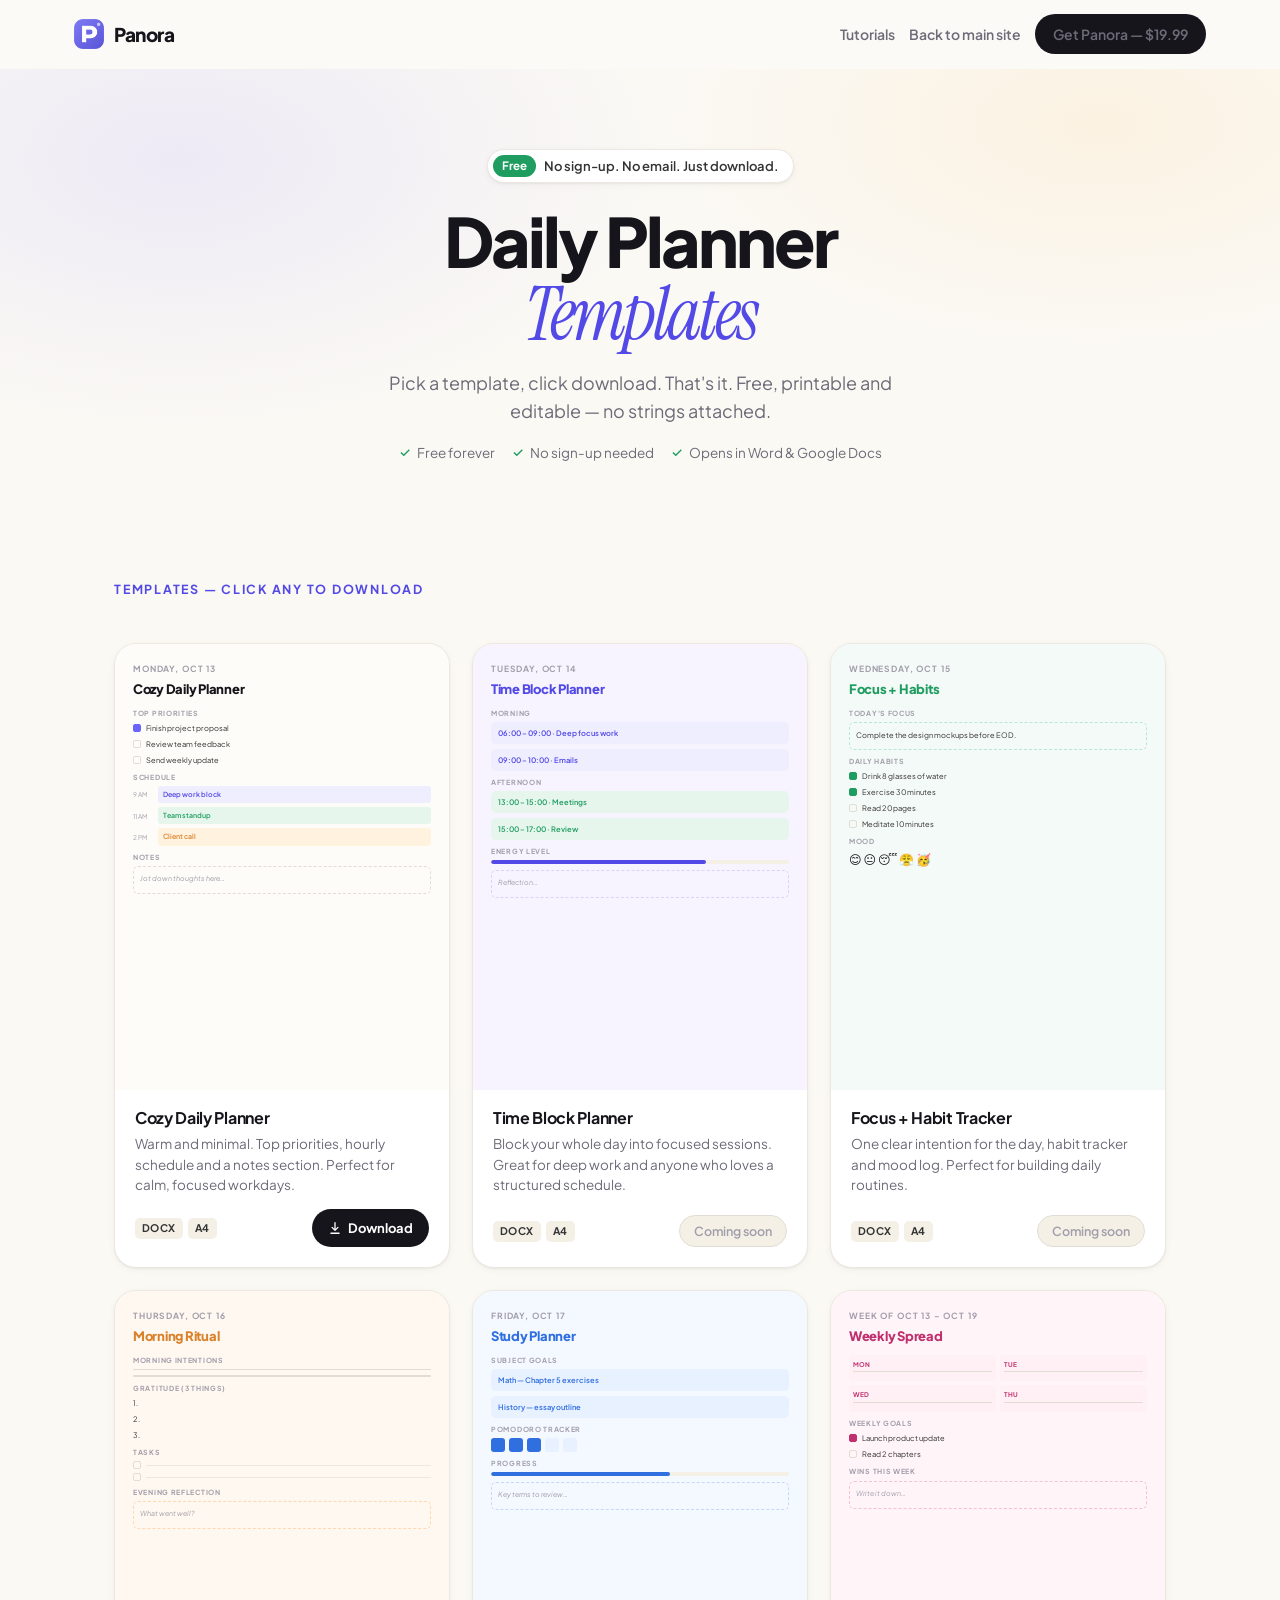
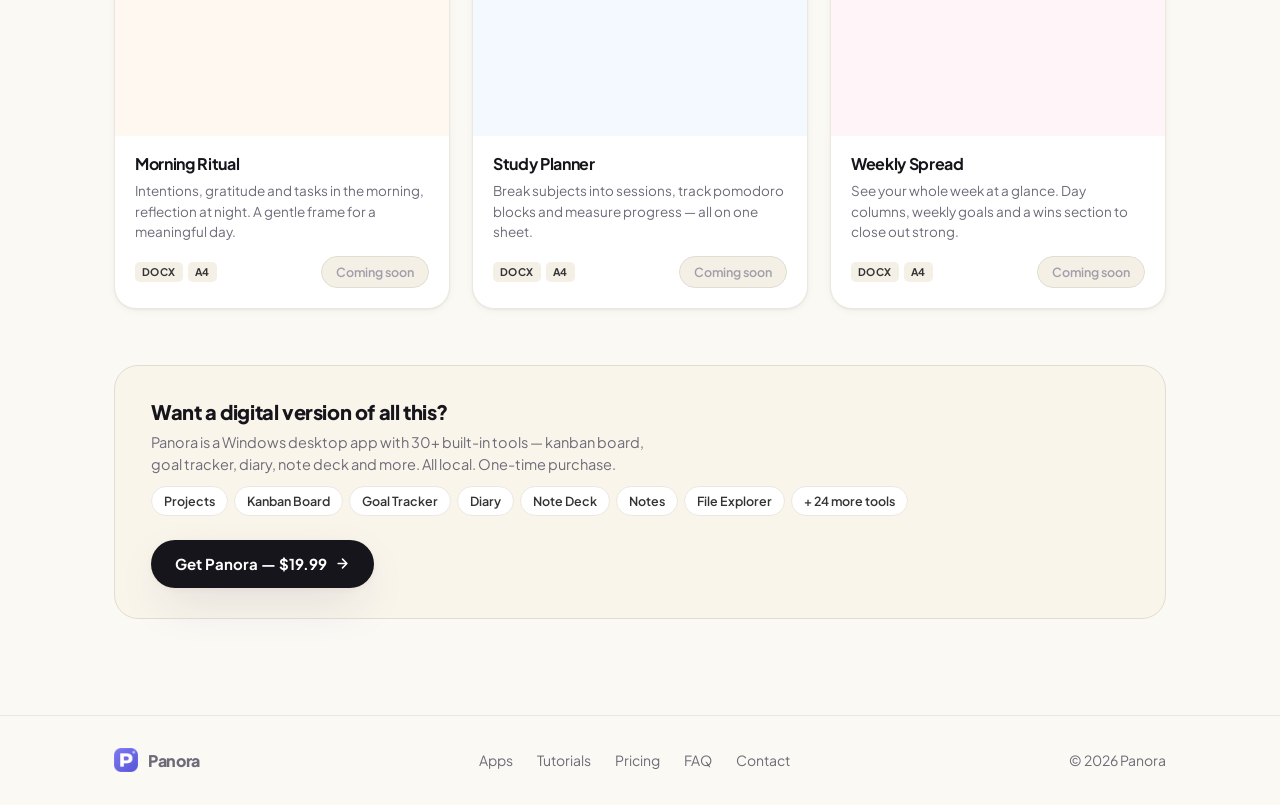
<file: templates.html>
<!doctype html>
<html lang="en">
<head>
<meta charset="utf-8">
<meta name="viewport" content="width=device-width, initial-scale=1">
<title>Free Daily Planner Templates — Download &amp; Print</title>
<meta name="description" content="Download free daily planner templates — printable and editable. No sign-up needed. Made by the Panora team.">
<meta property="og:title" content="Free Daily Planner Templates — Download & Print">
<meta property="og:description" content="Beautiful daily planner templates, totally free. No sign-up needed.">
<meta property="og:image" content="assets/theme-flow.webp">
<meta name="theme-color" content="#FBFAF7">
<link rel="icon" href="assets/panora-icon.ico" sizes="any">
<link rel="icon" type="image/png" href="assets/panora-icon.png">
<link rel="apple-touch-icon" href="assets/apple-touch-icon.png">
<link rel="preconnect" href="https://fonts.googleapis.com">
<link rel="preconnect" href="https://fonts.gstatic.com" crossorigin>
<link href="https://fonts.googleapis.com/css2?family=Instrument+Serif:ital@0;1&family=Plus+Jakarta+Sans:wght@400;500;600;700;800&display=swap" rel="stylesheet">
<style>
:root{
  --bg:#FBF9F4; --bg-2:#F4F0E6; --cream:#F9F5EB; --card:#FFFFFF;
  --ink:#16151B; --ink-2:#333333; --muted:#6E6B78; --faint:#A19DAA;
  --line:#ECE8E1; --line-2:#E2DDD4;
  --brand:#6C63FF; --brand-ink:#5249E6; --brand-soft:#EFEEFF;
  --green:#1F9D61; --peach:#FFE9DA;
  --radius:18px; --radius-lg:26px;
  --shadow-sm:0 1px 2px rgba(22,21,27,.05),0 2px 8px rgba(22,21,27,.04);
  --shadow:0 2px 6px rgba(22,21,27,.04),0 18px 50px -12px rgba(40,30,80,.18);
  --shadow-lg:0 4px 12px rgba(22,21,27,.05),0 40px 100px -24px rgba(50,35,110,.30);
  --sans:"Plus Jakarta Sans",ui-sans-serif,system-ui,-apple-system,"Segoe UI",sans-serif;
  --serif:"Instrument Serif",Georgia,serif;
  --wrap:1100px;
}
*{box-sizing:border-box;margin:0;padding:0}
html{scroll-behavior:smooth;-webkit-text-size-adjust:100%}
body{background:var(--bg);color:var(--ink);font-family:var(--sans);font-size:17px;line-height:1.6;-webkit-font-smoothing:antialiased;overflow-x:hidden}
img{display:block;max-width:100%;height:auto}
a{color:inherit;text-decoration:none}
button{font:inherit;color:inherit;background:none;border:0;cursor:pointer}
:focus-visible{outline:2px solid var(--brand);outline-offset:3px;border-radius:8px}
.wrap{max-width:var(--wrap);margin:0 auto;padding:0 24px}
em.s{font-family:var(--serif);font-style:italic;font-weight:400}

/* ---------- Nav ---------- */
.nav{position:sticky;top:0;z-index:50;background:rgba(251,250,247,.88);backdrop-filter:saturate(1.4) blur(14px);-webkit-backdrop-filter:saturate(1.4) blur(14px);border-bottom:1px solid transparent;transition:border-color .2s}
.nav.scrolled{border-bottom-color:var(--line)}
.nav .wrap{display:flex;align-items:center;height:68px;gap:32px;max-width:1180px}
.logo{display:flex;align-items:center;gap:10px;font-weight:800;font-size:19px;letter-spacing:-.02em}
.logo img{width:30px;height:30px}
.nav-right{margin-left:auto;display:flex;align-items:center;gap:14px}
.nav-right a{font-size:14px;font-weight:600;color:var(--muted)}
.nav-right a:hover{color:var(--ink)}
.btn-sm{display:inline-flex;align-items:center;height:40px;padding:0 18px;border-radius:999px;font-weight:700;font-size:14px;background:var(--ink);color:#fff;transition:transform .2s,background .2s;white-space:nowrap}
.btn-sm:hover{background:#26242E;transform:translateY(-1px)}

/* ---------- Hero ---------- */
.hero{padding:80px 0 56px;text-align:center;position:relative;overflow:hidden}
.hero::before{content:"";position:absolute;inset:-120px -10% auto;height:700px;z-index:-1;
  background:radial-gradient(45% 55% at 20% 30%,rgba(108,99,255,.10),transparent 70%),
             radial-gradient(40% 45% at 80% 25%,rgba(255,190,100,.13),transparent 70%)}
.eyebrow{display:inline-flex;align-items:center;gap:8px;padding:5px 14px 5px 5px;border-radius:999px;background:var(--card);border:1px solid var(--line);box-shadow:var(--shadow-sm);font-size:13px;font-weight:600;color:var(--ink-2);margin-bottom:22px}
.eyebrow b{background:var(--green);color:#fff;border-radius:999px;padding:2px 9px;font-size:11.5px}
h1{font-size:clamp(38px,6vw,68px);line-height:1.04;letter-spacing:-.045em;font-weight:800;margin-bottom:16px}
h1 em.s{color:var(--brand-ink);font-size:1.07em}
.lead{font-size:clamp(15px,1.8vw,18px);color:var(--muted);max-width:520px;margin:0 auto 16px;line-height:1.58}
.hero-meta{display:flex;gap:16px;justify-content:center;flex-wrap:wrap;font-size:13.5px;color:var(--muted)}
.hero-meta span{display:inline-flex;align-items:center;gap:5px}
.hero-meta svg{width:14px;height:14px;color:var(--green)}

/* ---------- Templates Grid ---------- */
.templates-section{padding:60px 0 96px}
.section-label{font-size:12.5px;font-weight:700;color:var(--brand-ink);text-transform:uppercase;letter-spacing:.14em;margin-bottom:10px}
.section-sub{font-size:15px;color:var(--muted);margin-top:6px}
.templates-grid{display:grid;grid-template-columns:repeat(3,1fr);gap:22px;margin-top:44px}

/* Template card — links to its own sub-page */
.t-card{background:var(--card);border:1px solid var(--line);border-radius:22px;overflow:hidden;box-shadow:var(--shadow-sm);display:flex;flex-direction:column;transition:transform .25s,box-shadow .25s}
.t-card:hover{transform:translateY(-4px);box-shadow:var(--shadow)}

/* Preview mock area */
.preview{aspect-ratio:3/4;position:relative;overflow:hidden;display:flex;align-items:stretch}
.preview-inner{width:100%;padding:18px;display:flex;flex-direction:column;gap:8px}
.mock .m-date{font-size:8.5px;font-weight:700;text-transform:uppercase;letter-spacing:.1em;color:var(--faint);margin-bottom:3px}
.mock .m-title{font-size:13px;font-weight:800;letter-spacing:-.02em;color:var(--ink);margin-bottom:8px}
.mock .m-sec{font-size:7px;font-weight:700;text-transform:uppercase;letter-spacing:.1em;color:var(--faint);margin:6px 0 3px}
.mock .m-line{height:1.5px;border-radius:2px;background:var(--line-2);margin-bottom:5px}
.mock .m-row{display:flex;align-items:center;gap:5px;margin-bottom:4px;font-size:7.5px;color:var(--ink-2)}
.mock .m-cb{width:8px;height:8px;border-radius:2px;border:1.5px solid var(--line-2);flex:none}
.mock .m-cb.on{border-color:var(--brand);background:var(--brand)}
.mock .m-block{border-radius:5px;padding:5px 7px;margin-bottom:5px;font-size:7.5px;font-weight:600;color:var(--ink-2)}
.mock .m-bar{height:3.5px;border-radius:4px;background:var(--bg-2);overflow:hidden;margin-bottom:6px}
.mock .m-bar i{display:block;height:100%;border-radius:4px}
.mock .m-note{border-radius:5px;border:1.5px dashed var(--line-2);padding:6px;font-size:7px;color:var(--faint);font-style:italic;flex:1;min-height:28px}
.mock .m-ev{flex:1;border-radius:3px;padding:3px 5px;font-size:7px;font-weight:600}
.mock .m-time{font-size:6.5px;color:var(--faint);width:20px;flex:none}

/* Card info bottom */
.t-card .info{padding:18px 20px 20px;flex:1;display:flex;flex-direction:column}
.t-card .info h3{font-size:16px;font-weight:700;letter-spacing:-.02em;line-height:1.3;margin-bottom:6px}
.t-card .info p{color:var(--muted);font-size:13.5px;line-height:1.5;flex:1}
.t-card .info-footer{display:flex;align-items:center;justify-content:space-between;gap:8px;margin-top:14px;flex-wrap:wrap}
.fmt-chips{display:flex;gap:5px}
.fmt-chip{font-size:10.5px;font-weight:700;letter-spacing:.04em;color:var(--ink-2);background:var(--bg-2);border-radius:5px;padding:2px 7px}
.card-link{display:inline-flex;align-items:center;gap:6px;height:38px;padding:0 16px;border-radius:999px;background:var(--ink);color:#fff;font-size:13px;font-weight:700;transition:background .2s,transform .2s;white-space:nowrap}
.card-link:hover{background:#26242E;transform:translateY(-1px)}
.card-link svg{width:14px;height:14px}

/* "Coming soon" state */
.t-card.soon{opacity:.6;pointer-events:none}
.soon-badge{display:inline-flex;align-items:center;height:32px;padding:0 14px;border-radius:999px;background:var(--bg-2);border:1px solid var(--line-2);color:var(--faint);font-size:12.5px;font-weight:600}

/* ---- Panora soft CTA strip ---- */
.panora-strip{background:var(--cream);border:1px solid var(--line-2);border-radius:24px;padding:30px 36px;display:flex;align-items:center;justify-content:space-between;gap:24px;flex-wrap:wrap;margin-top:56px}
.panora-strip .left h3{font-size:20px;font-weight:800;letter-spacing:-.02em;margin-bottom:4px}
.panora-strip .left p{color:var(--muted);font-size:14.5px;max-width:500px;line-height:1.5}
.panora-strip .pill-row{display:flex;flex-wrap:wrap;gap:6px;margin-top:10px}
.p-pill{font-size:12.5px;font-weight:600;color:var(--ink-2);background:var(--card);border:1px solid var(--line);border-radius:999px;padding:4px 12px}
.btn-strip{display:inline-flex;align-items:center;gap:8px;height:48px;padding:0 24px;border-radius:999px;background:var(--ink);color:#fff;font-size:15px;font-weight:700;box-shadow:var(--shadow);transition:transform .2s,background .2s;white-space:nowrap;flex:none}
.btn-strip:hover{transform:translateY(-2px);background:#26242E}
.btn-strip svg{width:15px;height:15px}

/* ---------- Reveal ---------- */
.rv{opacity:0;transform:translateY(18px);transition:opacity .65s cubic-bezier(.2,.7,.2,1),transform .65s cubic-bezier(.2,.7,.2,1)}
.rv.in{opacity:1;transform:none}
@media(prefers-reduced-motion:reduce){.rv{opacity:1;transform:none;transition:none}}

/* ---------- Footer ---------- */
footer{border-top:1px solid var(--line);padding:32px 0;color:var(--muted);font-size:14px}
footer .wrap{display:flex;justify-content:space-between;align-items:center;gap:20px;flex-wrap:wrap}
footer nav{display:flex;gap:24px}
footer a:hover{color:var(--ink)}

/* ---------- Responsive ---------- */
@media(max-width:900px){.templates-grid{grid-template-columns:repeat(2,1fr)}}
@media(max-width:580px){
  .templates-grid{grid-template-columns:1fr}
  .panora-strip{flex-direction:column;align-items:flex-start}
  .btn-strip{width:100%;justify-content:center}
}
</style>
<!-- Meta Pixel Code -->
<script>
!function(f,b,e,v,n,t,s)
{if(f.fbq)return;n=f.fbq=function(){n.callMethod?
n.callMethod.apply(n,arguments):n.queue.push(arguments)};
if(!f._fbq)f._fbq=n;n.push=n;n.loaded=!0;n.version='2.0';
n.queue=[];t=b.createElement(e);t.async=!0;
t.src=v;s=b.getElementsByTagName(e)[0];
s.parentNode.insertBefore(t,s)}(window, document,'script',
'https://connect.facebook.net/en_US/fbevents.js');
fbq('init', '1786884525928959');
fbq('track', 'PageView');
</script>
<noscript><img height="1" width="1" style="display:none"
src="https://www.facebook.com/tr?id=1786884525928959&ev=PageView&noscript=1"
/></noscript>
<!-- End Meta Pixel Code -->
</head>
<body>

<!-- ===== NAV ===== -->
<header class="nav" id="nav">
  <div class="wrap">
    <a href="index.html" class="logo">
      <img src="assets/panora-logo.png" alt="" width="30" height="30">
      Panora
    </a>
    <div class="nav-right">
      <a href="tutorials.html">Tutorials</a>
      <a href="index.html">Back to main site</a>
      <a class="btn-sm" href="https://panoralab.gumroad.com/l/panora">Get Panora — $19.99</a>
    </div>
  </div>
</header>

<main>

<!-- ===== HERO ===== -->
<section class="hero">
  <div class="wrap">
    <div class="eyebrow rv"><b>Free</b> No sign-up. No email. Just download.</div>
    <h1 class="rv">Daily Planner<br><em class="s">Templates</em></h1>
    <p class="lead rv">Pick a template, click download. That's it. Free, printable and editable — no strings attached.</p>
    <div class="hero-meta rv">
      <span><svg viewBox="0 0 20 20" fill="currentColor"><path d="M8.3 13.3 4.9 9.9l-1.4 1.4 4.8 4.8 8.6-8.6-1.4-1.4z"/></svg>Free forever</span>
      <span><svg viewBox="0 0 20 20" fill="currentColor"><path d="M8.3 13.3 4.9 9.9l-1.4 1.4 4.8 4.8 8.6-8.6-1.4-1.4z"/></svg>No sign-up needed</span>
      <span><svg viewBox="0 0 20 20" fill="currentColor"><path d="M8.3 13.3 4.9 9.9l-1.4 1.4 4.8 4.8 8.6-8.6-1.4-1.4z"/></svg>Opens in Word &amp; Google Docs</span>
    </div>
  </div>
</section>

<!-- ===== TEMPLATES GRID ===== -->
<section class="templates-section">
  <div class="wrap">

    <div class="section-label rv">Templates — click any to download</div>

    <div class="templates-grid">

      <!-- ✅ CARD 1 — Cozy Daily Planner (real file) -->
      <div class="t-card rv">
        <div class="preview" style="background:#FDFCF8">
          <div class="preview-inner">
            <div class="mock">
              <div class="m-date">Monday, Oct 13</div>
              <div class="m-title">Cozy Daily Planner</div>
              <div class="m-sec">Top Priorities</div>
              <div class="m-row"><span class="m-cb on"></span><span>Finish project proposal</span></div>
              <div class="m-row"><span class="m-cb"></span><span>Review team feedback</span></div>
              <div class="m-row"><span class="m-cb"></span><span>Send weekly update</span></div>
              <div class="m-sec">Schedule</div>
              <div class="m-row"><span class="m-time">9 AM</span><span class="m-ev" style="background:#EFEEFF;color:#5249E6;flex:1">Deep work block</span></div>
              <div class="m-row"><span class="m-time">11 AM</span><span class="m-ev" style="background:#E6F6EC;color:#1F9D61;flex:1">Team standup</span></div>
              <div class="m-row"><span class="m-time">2 PM</span><span class="m-ev" style="background:#FFF3E0;color:#D9822B;flex:1">Client call</span></div>
              <div class="m-sec">Notes</div>
              <div class="m-note">Jot down thoughts here…</div>
            </div>
          </div>
        </div>
        <div class="info">
          <h3>Cozy Daily Planner</h3>
          <p>Warm and minimal. Top priorities, hourly schedule and a notes section. Perfect for calm, focused workdays.</p>
          <div class="info-footer">
            <div class="fmt-chips">
              <span class="fmt-chip">DOCX</span>
              <span class="fmt-chip">A4</span>
            </div>
            <a class="card-link" href="download/cozy-daily-planner.html">
              <svg viewBox="0 0 24 24" fill="none" stroke="currentColor" stroke-width="2.2" stroke-linecap="round" stroke-linejoin="round"><path d="M12 3v13M7 11l5 5 5-5"/><path d="M5 21h14"/></svg>
              Download
            </a>
          </div>
        </div>
      </div>

      <!-- CARD 2 — Coming soon -->
      <div class="t-card soon rv">
        <div class="preview" style="background:#F7F4FF">
          <div class="preview-inner">
            <div class="mock">
              <div class="m-date">Tuesday, Oct 14</div>
              <div class="m-title" style="color:#5249E6">Time Block Planner</div>
              <div class="m-sec">Morning</div>
              <div class="m-block" style="background:#EFEEFF;color:#5249E6">06:00 – 09:00 · Deep focus work</div>
              <div class="m-block" style="background:#EFEEFF;color:#5249E6">09:00 – 10:00 · Emails</div>
              <div class="m-sec">Afternoon</div>
              <div class="m-block" style="background:#E6F6EC;color:#1F9D61">13:00 – 15:00 · Meetings</div>
              <div class="m-block" style="background:#E6F6EC;color:#1F9D61">15:00 – 17:00 · Review</div>
              <div class="m-sec">Energy level</div>
              <div class="m-bar"><i style="width:72%;background:#5249E6"></i></div>
              <div class="m-note" style="border-color:#D9D4FF">Reflection…</div>
            </div>
          </div>
        </div>
        <div class="info">
          <h3>Time Block Planner</h3>
          <p>Block your whole day into focused sessions. Great for deep work and anyone who loves a structured schedule.</p>
          <div class="info-footer">
            <div class="fmt-chips"><span class="fmt-chip">DOCX</span><span class="fmt-chip">A4</span></div>
            <span class="soon-badge">Coming soon</span>
          </div>
        </div>
      </div>

      <!-- CARD 3 — Coming soon -->
      <div class="t-card soon rv">
        <div class="preview" style="background:#F4FAF7">
          <div class="preview-inner">
            <div class="mock">
              <div class="m-date">Wednesday, Oct 15</div>
              <div class="m-title" style="color:#1F9D61">Focus + Habits</div>
              <div class="m-sec">Today's Focus</div>
              <div class="m-note" style="border-color:#B8E8D0;font-style:normal;color:var(--ink-2);font-size:7.5px">Complete the design mockups before EOD.</div>
              <div class="m-sec">Daily Habits</div>
              <div class="m-row"><span class="m-cb on" style="background:#1F9D61;border-color:#1F9D61"></span><span>Drink 8 glasses of water</span></div>
              <div class="m-row"><span class="m-cb on" style="background:#1F9D61;border-color:#1F9D61"></span><span>Exercise 30 minutes</span></div>
              <div class="m-row"><span class="m-cb"></span><span>Read 20 pages</span></div>
              <div class="m-row"><span class="m-cb"></span><span>Meditate 10 minutes</span></div>
              <div class="m-sec">Mood</div>
              <div style="display:flex;gap:5px;font-size:12px;margin-bottom:4px">😊 😐 😴 😤 🥳</div>
            </div>
          </div>
        </div>
        <div class="info">
          <h3>Focus + Habit Tracker</h3>
          <p>One clear intention for the day, habit tracker and mood log. Perfect for building daily routines.</p>
          <div class="info-footer">
            <div class="fmt-chips"><span class="fmt-chip">DOCX</span><span class="fmt-chip">A4</span></div>
            <span class="soon-badge">Coming soon</span>
          </div>
        </div>
      </div>

      <!-- CARD 4 — Coming soon -->
      <div class="t-card soon rv">
        <div class="preview" style="background:#FFF8F0">
          <div class="preview-inner">
            <div class="mock">
              <div class="m-date">Thursday, Oct 16</div>
              <div class="m-title" style="color:#D9822B">Morning Ritual</div>
              <div class="m-sec">Morning Intentions</div>
              <div class="m-line"></div><div class="m-line"></div>
              <div class="m-sec">Gratitude (3 things)</div>
              <div class="m-row"><span>1.</span></div>
              <div class="m-row"><span>2.</span></div>
              <div class="m-row"><span>3.</span></div>
              <div class="m-sec">Tasks</div>
              <div class="m-row"><span class="m-cb"></span><span style="flex:1;border-bottom:1px solid var(--line)"></span></div>
              <div class="m-row"><span class="m-cb"></span><span style="flex:1;border-bottom:1px solid var(--line)"></span></div>
              <div class="m-sec">Evening Reflection</div>
              <div class="m-note" style="border-color:#FFD8B0">What went well?</div>
            </div>
          </div>
        </div>
        <div class="info">
          <h3>Morning Ritual</h3>
          <p>Intentions, gratitude and tasks in the morning, reflection at night. A gentle frame for a meaningful day.</p>
          <div class="info-footer">
            <div class="fmt-chips"><span class="fmt-chip">DOCX</span><span class="fmt-chip">A4</span></div>
            <span class="soon-badge">Coming soon</span>
          </div>
        </div>
      </div>

      <!-- CARD 5 — Coming soon -->
      <div class="t-card soon rv">
        <div class="preview" style="background:#F4F8FF">
          <div class="preview-inner">
            <div class="mock">
              <div class="m-date">Friday, Oct 17</div>
              <div class="m-title" style="color:#2F6FE0">Study Planner</div>
              <div class="m-sec">Subject Goals</div>
              <div class="m-block" style="background:#E8F1FF;color:#2F6FE0">Math — Chapter 5 exercises</div>
              <div class="m-block" style="background:#E8F1FF;color:#2F6FE0">History — essay outline</div>
              <div class="m-sec">Pomodoro tracker</div>
              <div style="display:flex;gap:4px;flex-wrap:wrap;margin-bottom:6px">
                <span style="width:14px;height:14px;border-radius:3px;background:#2F6FE0;display:inline-block"></span>
                <span style="width:14px;height:14px;border-radius:3px;background:#2F6FE0;display:inline-block"></span>
                <span style="width:14px;height:14px;border-radius:3px;background:#2F6FE0;display:inline-block"></span>
                <span style="width:14px;height:14px;border-radius:3px;background:#E8F1FF;display:inline-block"></span>
                <span style="width:14px;height:14px;border-radius:3px;background:#E8F1FF;display:inline-block"></span>
              </div>
              <div class="m-sec">Progress</div>
              <div class="m-bar"><i style="width:60%;background:#2F6FE0"></i></div>
              <div class="m-note" style="border-color:#C5D9F7">Key terms to review…</div>
            </div>
          </div>
        </div>
        <div class="info">
          <h3>Study Planner</h3>
          <p>Break subjects into sessions, track pomodoro blocks and measure progress — all on one sheet.</p>
          <div class="info-footer">
            <div class="fmt-chips"><span class="fmt-chip">DOCX</span><span class="fmt-chip">A4</span></div>
            <span class="soon-badge">Coming soon</span>
          </div>
        </div>
      </div>

      <!-- CARD 6 — Coming soon -->
      <div class="t-card soon rv">
        <div class="preview" style="background:#FFF4F8">
          <div class="preview-inner">
            <div class="mock">
              <div class="m-date">Week of Oct 13 – Oct 19</div>
              <div class="m-title" style="color:#C0306E">Weekly Spread</div>
              <div style="display:grid;grid-template-columns:1fr 1fr;gap:4px;margin-bottom:6px">
                <div style="background:#FFF0F6;border-radius:4px;padding:4px;font-size:6.5px"><div style="font-weight:700;color:#C0306E;margin-bottom:2px">MON</div><div class="m-line"></div></div>
                <div style="background:#FFF0F6;border-radius:4px;padding:4px;font-size:6.5px"><div style="font-weight:700;color:#C0306E;margin-bottom:2px">TUE</div><div class="m-line"></div></div>
                <div style="background:#FFF0F6;border-radius:4px;padding:4px;font-size:6.5px"><div style="font-weight:700;color:#C0306E;margin-bottom:2px">WED</div><div class="m-line"></div></div>
                <div style="background:#FFF0F6;border-radius:4px;padding:4px;font-size:6.5px"><div style="font-weight:700;color:#C0306E;margin-bottom:2px">THU</div><div class="m-line"></div></div>
              </div>
              <div class="m-sec">Weekly goals</div>
              <div class="m-row"><span class="m-cb on" style="background:#C0306E;border-color:#C0306E"></span><span>Launch product update</span></div>
              <div class="m-row"><span class="m-cb"></span><span>Read 2 chapters</span></div>
              <div class="m-sec">Wins this week</div>
              <div class="m-note" style="border-color:#F5C0D8">Write it down…</div>
            </div>
          </div>
        </div>
        <div class="info">
          <h3>Weekly Spread</h3>
          <p>See your whole week at a glance. Day columns, weekly goals and a wins section to close out strong.</p>
          <div class="info-footer">
            <div class="fmt-chips"><span class="fmt-chip">DOCX</span><span class="fmt-chip">A4</span></div>
            <span class="soon-badge">Coming soon</span>
          </div>
        </div>
      </div>

    </div><!-- /templates-grid -->

    <!-- ===== PANORA SOFT CTA ===== -->
    <div class="panora-strip rv">
      <div class="left">
        <h3>Want a digital version of all this?</h3>
        <p>Panora is a Windows desktop app with 30+ built-in tools — kanban board, goal tracker, diary, note deck and more. All local. One-time purchase.</p>
        <div class="pill-row">
          <span class="p-pill">Projects</span>
          <span class="p-pill">Kanban Board</span>
          <span class="p-pill">Goal Tracker</span>
          <span class="p-pill">Diary</span>
          <span class="p-pill">Note Deck</span>
          <span class="p-pill">Notes</span>
          <span class="p-pill">File Explorer</span>
          <span class="p-pill">+ 24 more tools</span>
        </div>
      </div>
      <a class="btn-strip" href="https://panoralab.gumroad.com/l/panora">
        Get Panora — $19.99
        <svg viewBox="0 0 24 24" fill="none" stroke="currentColor" stroke-width="2.5" stroke-linecap="round" stroke-linejoin="round"><path d="M5 12h14M12 5l7 7-7 7"/></svg>
      </a>
    </div>

  </div>
</section>

</main>

<footer>
  <div class="wrap">
    <a href="index.html" class="logo" style="font-size:16px">
      <img src="assets/panora-logo.png" alt="" width="24" height="24" style="width:24px;height:24px">
      Panora
    </a>
    <nav aria-label="Footer">
      <a href="index.html#apps">Apps</a>
      <a href="tutorials.html">Tutorials</a>
      <a href="index.html#pricing">Pricing</a>
      <a href="index.html#faq">FAQ</a>
      <a href="mailto:hello@example.com">Contact</a>
    </nav>
    <span>© 2026 Panora</span>
  </div>
</footer>

<script>
(() => {
  const nav = document.getElementById("nav");
  const onScroll = () => nav.classList.toggle("scrolled", scrollY > 8);
  addEventListener("scroll", onScroll, { passive: true }); onScroll();

  const io = new IntersectionObserver(es => es.forEach(e => {
    if (e.isIntersecting) { e.target.classList.add("in"); io.unobserve(e.target); }
  }), { rootMargin: "0px 0px -6% 0px" });
  document.querySelectorAll(".rv").forEach(el => io.observe(el));

  // Tracking button clicks
  document.querySelectorAll('a[href*="gumroad.com"]').forEach(btn => {
    btn.addEventListener("click", () => {
      if (typeof fbq === "function") {
        fbq("track", "InitiateCheckout", {
          content_name: "Panora Desktop App",
          value: 19.99,
          currency: "USD"
        });
      }
    });
  });
  document.querySelectorAll('a[href*="download/"]').forEach(btn => {
    btn.addEventListener("click", () => {
      if (typeof fbq === "function") {
        fbq("track", "ViewContent", {
          content_name: "Free Template View"
        });
      }
    });
  });
})();
</script>
</body>
</html>
</file>
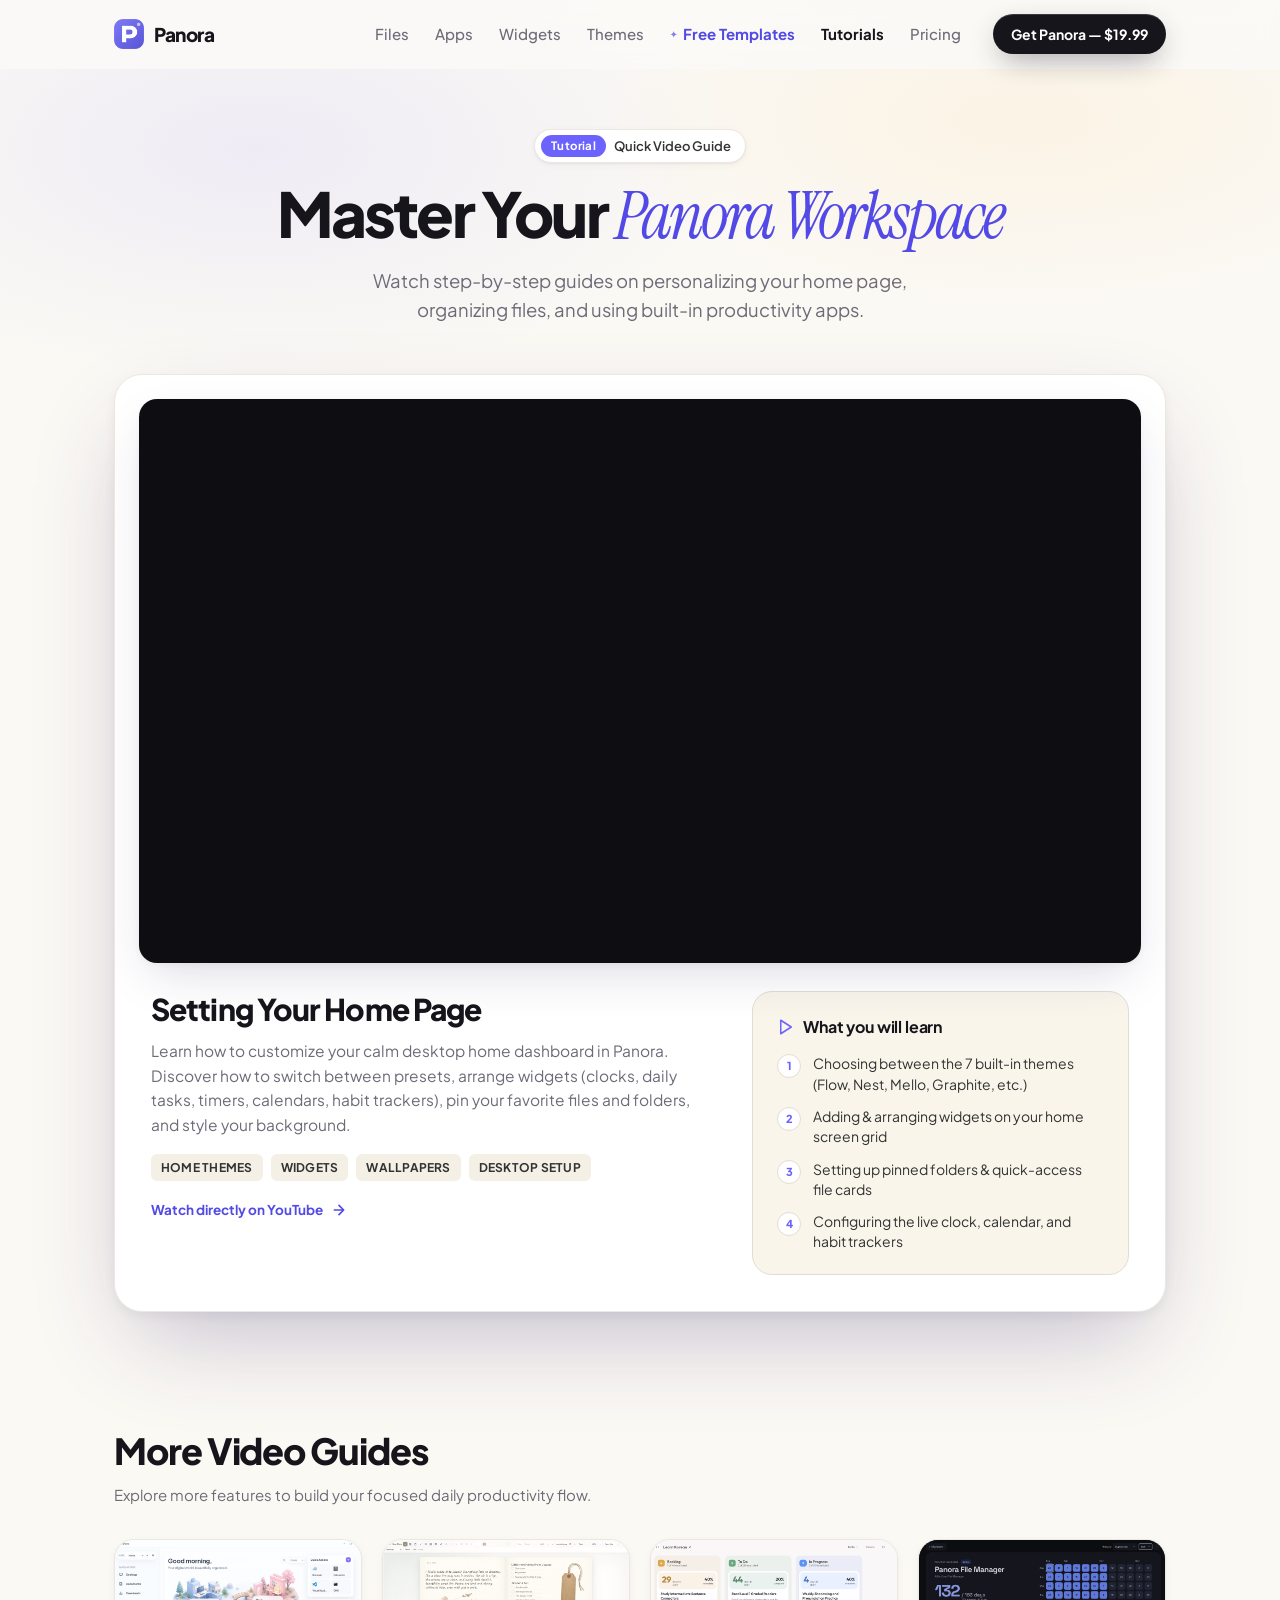
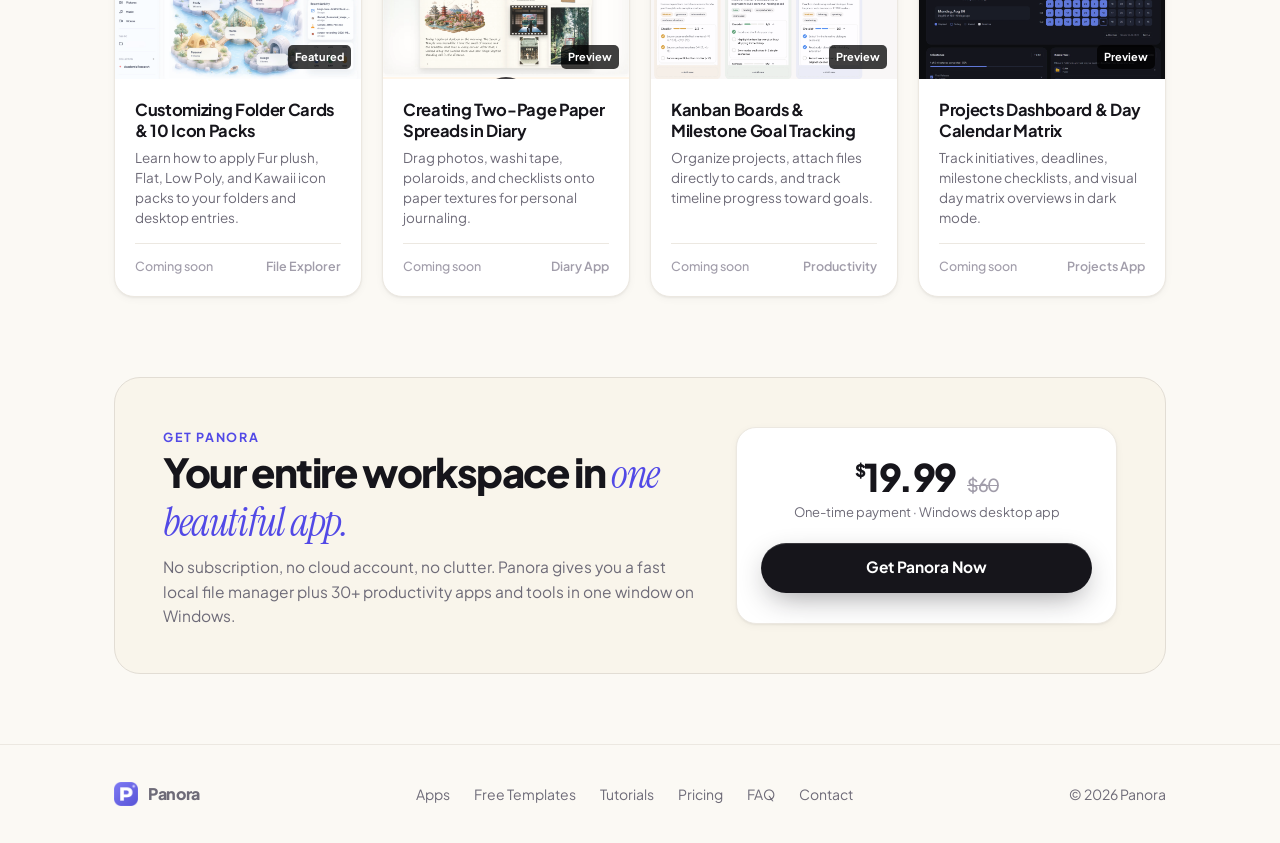
<file: tutorials.html>
<!doctype html>
<html lang="en">
<head>
<meta charset="utf-8">
<meta name="viewport" content="width=device-width, initial-scale=1">
<title>Video Tutorials — Setting Your Home Page | Panora</title>
<meta name="description" content="Watch Panora video tutorials. Learn how to set up and customize your home page, widgets, themes, and workspace.">
<meta property="og:title" content="Panora Video Tutorials — Setting Your Home Page">
<meta property="og:description" content="Learn how to customize your calm desktop workspace in Panora. Step-by-step video walkthroughs.">
<meta property="og:image" content="assets/theme-flow.webp">
<meta name="theme-color" content="#FBFAF7">
<link rel="icon" href="assets/panora-icon.ico" sizes="any">
<link rel="icon" type="image/png" href="assets/panora-icon.png">
<link rel="apple-touch-icon" href="assets/apple-touch-icon.png">
<link rel="preconnect" href="https://fonts.googleapis.com">
<link rel="preconnect" href="https://fonts.gstatic.com" crossorigin>
<link href="https://fonts.googleapis.com/css2?family=Instrument+Serif:ital@0;1&family=Plus+Jakarta+Sans:wght@400;500;600;700;800&display=swap" rel="stylesheet">
<style>
:root{
  --bg:#FBF9F4; --bg-2:#F4F0E6; --cream:#F9F5EB; --card:#FFFFFF;
  --ink:#16151B; --ink-2:#333333; --muted:#6E6B78; --faint:#A19DAA;
  --line:#ECE8E1; --line-2:#E2DDD4;
  --brand:#6C63FF; --brand-ink:#5249E6; --brand-soft:#EFEEFF;
  --green:#1F9D61; --peach:#FFE9DA;
  --radius:18px; --radius-lg:26px;
  --shadow-sm:0 1px 2px rgba(22,21,27,.05),0 2px 8px rgba(22,21,27,.04);
  --shadow:0 2px 6px rgba(22,21,27,.04),0 18px 50px -12px rgba(40,30,80,.18);
  --shadow-lg:0 4px 12px rgba(22,21,27,.05),0 40px 100px -24px rgba(50,35,110,.30);
  --sans:"Plus Jakarta Sans",ui-sans-serif,system-ui,-apple-system,"Segoe UI",sans-serif;
  --serif:"Instrument Serif",Georgia,serif;
  --wrap:1100px;
}
*{box-sizing:border-box;margin:0;padding:0}
html{scroll-behavior:smooth;-webkit-text-size-adjust:100%}
body{background:var(--bg);color:var(--ink);font-family:var(--sans);font-size:17px;line-height:1.6;-webkit-font-smoothing:antialiased;overflow-x:hidden}
img{display:block;max-width:100%;height:auto}
a{color:inherit;text-decoration:none}
button{font:inherit;color:inherit;background:none;border:0;cursor:pointer}
:focus-visible{outline:2px solid var(--brand);outline-offset:3px;border-radius:8px}
.wrap{max-width:var(--wrap);margin:0 auto;padding:0 24px}
em.s{font-family:var(--serif);font-style:italic;font-weight:400}

/* ---------- Buttons ---------- */
.btn{display:inline-flex;align-items:center;justify-content:center;gap:10px;height:50px;padding:0 24px;border-radius:999px;font-weight:700;font-size:15.5px;transition:transform .2s,box-shadow .2s,background .2s;white-space:nowrap}
.btn-primary{background:var(--ink);color:#fff;box-shadow:0 1px 0 rgba(255,255,255,.15) inset,0 10px 30px -8px rgba(22,21,27,.45)}
.btn-primary:hover{transform:translateY(-1px);background:#26242E}
.btn-ghost{background:var(--card);border:1.5px solid var(--line-2);color:var(--ink-2)}
.btn-ghost:hover{border-color:var(--faint)}
.btn-brand{background:var(--brand);color:#fff;box-shadow:0 8px 24px -6px rgba(108,99,255,.45)}
.btn-brand:hover{transform:translateY(-1px);background:var(--brand-ink)}
.btn-sm{height:40px;padding:0 18px;font-size:14px}

/* ---------- Nav ---------- */
.nav{position:sticky;top:0;z-index:50;background:rgba(251,250,247,.88);backdrop-filter:saturate(1.4) blur(14px);-webkit-backdrop-filter:saturate(1.4) blur(14px);border-bottom:1px solid transparent;transition:border-color .2s}
.nav.scrolled{border-bottom-color:var(--line)}
.nav .wrap{display:flex;align-items:center;height:68px;gap:32px}
.logo{display:flex;align-items:center;gap:10px;font-weight:800;font-size:19px;letter-spacing:-.02em}
.logo img{width:30px;height:30px}
.nav-links{display:flex;gap:26px;margin-left:auto;font-size:15px;font-weight:500;color:var(--muted)}
.nav-links a:hover{color:var(--ink)}
.nav-links a.active{color:var(--ink);font-weight:700}
.nav-links .nav-free{color:var(--brand-ink);font-weight:700;display:inline-flex;align-items:center;gap:5px}
.nav-links .nav-free::before{content:"✦";font-size:10px;opacity:.7}
.nav-right{display:flex;align-items:center;gap:12px}

/* ---------- Hero ---------- */
.hero{padding:60px 0 40px;text-align:center;position:relative}
.hero::before{content:"";position:absolute;inset:-100px -10% auto;height:600px;z-index:-1;
  background:radial-gradient(45% 55% at 25% 30%,rgba(108,99,255,.09),transparent 70%),
             radial-gradient(40% 45% at 75% 25%,rgba(255,190,100,.11),transparent 70%)}
.badge{display:inline-flex;align-items:center;gap:8px;padding:5px 14px 5px 6px;border-radius:999px;background:var(--card);border:1px solid var(--line);box-shadow:var(--shadow-sm);font-size:13px;font-weight:600;color:var(--ink-2);margin-bottom:18px}
.badge b{background:var(--brand);color:#fff;border-radius:999px;padding:2px 10px;font-size:11.5px;letter-spacing:.02em}
h1{font-size:clamp(34px,5.5vw,62px);line-height:1.06;letter-spacing:-.045em;font-weight:800;margin-bottom:14px}
h1 em.s{color:var(--brand-ink);font-size:1.07em}
.lead{font-size:clamp(16px,1.9vw,18.5px);color:var(--muted);max-width:580px;margin:0 auto;line-height:1.58}

/* ---------- Featured Video Section ---------- */
.featured-video-sec{padding:10px 0 70px}
.video-card{background:var(--card);border:1px solid var(--line);border-radius:28px;box-shadow:var(--shadow-lg);padding:24px;overflow:hidden}
.video-container{position:relative;width:100%;padding-top:56.25%;background:#0E0D12;border-radius:18px;overflow:hidden;box-shadow:var(--shadow)}
.video-container iframe{position:absolute;top:0;left:0;width:100%;height:100%;border:0}

.video-details{padding:28px 12px 12px;display:grid;grid-template-columns:1.5fr 1fr;gap:36px;align-items:start}
.video-main h2{font-size:clamp(22px,3vw,30px);font-weight:800;letter-spacing:-.03em;line-height:1.2;margin-bottom:12px}
.video-main p{color:var(--muted);font-size:15.5px;line-height:1.6}
.video-tags{display:flex;flex-wrap:wrap;gap:8px;margin-top:16px}
.v-tag{background:var(--bg-2);border-radius:6px;padding:4px 10px;font-size:12px;font-weight:700;color:var(--ink-2);letter-spacing:.02em}

.video-sidebar{background:var(--cream);border:1px solid var(--line-2);border-radius:20px;padding:22px 24px}
.video-sidebar h3{font-size:16px;font-weight:700;letter-spacing:-.01em;margin-bottom:14px;display:flex;align-items:center;gap:8px}
.video-sidebar h3 svg{width:18px;height:18px;color:var(--brand)}
.video-steps{list-style:none;display:grid;gap:12px;counter-reset:step}
.video-steps li{counter-increment:step;font-size:14px;line-height:1.45;color:var(--ink-2);display:flex;gap:12px}
.video-steps li::before{content:counter(step);width:22px;height:22px;border-radius:50%;background:var(--card);border:1.5px solid var(--line-2);display:grid;place-items:center;font-size:11px;font-weight:800;color:var(--brand);flex:none;margin-top:1px}
.video-yt-link{display:inline-flex;align-items:center;gap:8px;margin-top:18px;font-size:13.5px;font-weight:700;color:var(--brand-ink);transition:gap .2s}
.video-yt-link:hover{gap:12px}
.video-yt-link svg{width:16px;height:16px}

/* ---------- More Tutorials Grid ---------- */
.more-sec{padding:40px 0 80px}
.sec-head{display:flex;justify-content:space-between;align-items:flex-end;margin-bottom:32px;gap:20px;flex-wrap:wrap}
.sec-head h2{font-size:clamp(24px,3.2vw,36px);font-weight:800;letter-spacing:-.03em}
.sec-head p{color:var(--muted);font-size:15px;margin-top:4px}
.tutorials-grid{display:grid;grid-template-columns:repeat(4,1fr);gap:20px}
.tut-card{background:var(--card);border:1px solid var(--line);border-radius:20px;overflow:hidden;box-shadow:var(--shadow-sm);transition:transform .2s,box-shadow .2s;display:flex;flex-direction:column}
.tut-card:hover{transform:translateY(-3px);box-shadow:var(--shadow)}
.tut-thumb{aspect-ratio:16/9;background:var(--bg-2);position:relative;overflow:hidden;display:grid;place-items:center}
.tut-thumb .play-btn{width:48px;height:48px;border-radius:50%;background:rgba(22,21,27,.82);color:#fff;display:grid;place-items:center;backdrop-filter:blur(4px);transition:transform .2s}
.tut-card:hover .play-btn{transform:scale(1.08)}
.tut-thumb .play-btn svg{width:20px;height:20px;margin-left:2px}
.tut-duration{position:absolute;bottom:10px;right:10px;background:rgba(0,0,0,.75);color:#fff;font-size:11px;font-weight:700;padding:3px 7px;border-radius:5px}
.tut-body{padding:20px;flex:1;display:flex;flex-direction:column}
.tut-body h3{font-size:16.5px;font-weight:700;letter-spacing:-.02em;line-height:1.3;margin-bottom:6px}
.tut-body p{color:var(--muted);font-size:13.5px;line-height:1.5;flex:1}
.tut-foot{margin-top:14px;padding-top:12px;border-top:1px solid var(--line);display:flex;align-items:center;justify-content:space-between;font-size:12.5px;color:var(--faint);font-weight:600}
.tut-status{display:inline-flex;align-items:center;gap:6px;color:var(--brand-ink);font-weight:700}
.tut-status.soon{color:var(--faint);font-weight:500}

/* ---------- Soft Sell / Panora CTA Banner ---------- */
.panora-cta-box{background:var(--cream);border:1px solid var(--line-2);border-radius:26px;padding:44px 48px;display:grid;grid-template-columns:1.4fr 1fr;gap:40px;align-items:center;margin-bottom:70px}
.panora-cta-box .kicker{font-size:12.5px;font-weight:700;color:var(--brand-ink);text-transform:uppercase;letter-spacing:.14em;margin-bottom:8px}
.panora-cta-box h2{font-size:clamp(26px,3.5vw,40px);font-weight:800;letter-spacing:-.035em;line-height:1.15}
.panora-cta-box h2 em.s{color:var(--brand-ink)}
.panora-cta-box p{color:var(--muted);font-size:15.5px;margin-top:10px;line-height:1.6}
.cta-right{text-align:center;background:var(--card);border:1px solid var(--line);border-radius:20px;padding:30px 24px;box-shadow:var(--shadow-sm)}
.cta-right .price{font-size:38px;font-weight:800;letter-spacing:-.04em;line-height:1;margin-bottom:6px}
.cta-right .price sup{font-size:.45em;vertical-align:.85em}
.cta-right .price del{font-size:18px;color:var(--faint);font-weight:500;margin-left:6px}
.cta-right .desc{font-size:13px;color:var(--muted);margin-bottom:20px}
.cta-right .btn{width:100%}

/* ---------- Footer ---------- */
footer{border-top:1px solid var(--line);padding:36px 0;color:var(--muted);font-size:14px}
footer .wrap{display:flex;justify-content:space-between;align-items:center;gap:20px;flex-wrap:wrap}
footer nav{display:flex;gap:24px}
footer a:hover{color:var(--ink)}

/* ---------- Responsive ---------- */
@media (max-width:980px){
  .nav-links{display:none}
  .video-details{grid-template-columns:1fr;gap:24px}
  .tutorials-grid{grid-template-columns:repeat(2,1fr)}
  .panora-cta-box{grid-template-columns:1fr;padding:32px 24px}
}
@media (max-width:600px){
  .tutorials-grid{grid-template-columns:1fr}
  .video-card{padding:14px;border-radius:20px}
  .hero{padding:40px 0 24px}
}
</style>
<!-- Meta Pixel Code -->
<script>
!function(f,b,e,v,n,t,s)
{if(f.fbq)return;n=f.fbq=function(){n.callMethod?
n.callMethod.apply(n,arguments):n.queue.push(arguments)};
if(!f._fbq)f._fbq=n;n.push=n;n.loaded=!0;n.version='2.0';
n.queue=[];t=b.createElement(e);t.async=!0;
t.src=v;s=b.getElementsByTagName(e)[0];
s.parentNode.insertBefore(t,s)}(window, document,'script',
'https://connect.facebook.net/en_US/fbevents.js');
fbq('init', '1786884525928959');
fbq('track', 'PageView');
</script>
<noscript><img height="1" width="1" style="display:none"
src="https://www.facebook.com/tr?id=1786884525928959&ev=PageView&noscript=1"
/></noscript>
<!-- End Meta Pixel Code -->
</head>
<body>

<!-- ===== NAV ===== -->
<header class="nav" id="nav">
  <div class="wrap">
    <a href="index.html" class="logo" aria-label="Panora home">
      <img src="assets/panora-logo.png" alt="" width="30" height="30">
      Panora
    </a>
    <nav class="nav-links" aria-label="Primary">
      <a href="index.html#tools">Files</a>
      <a href="index.html#apps">Apps</a>
      <a href="index.html#widgets">Widgets</a>
      <a href="index.html#personalize">Themes</a>
      <a href="templates.html" class="nav-free">Free Templates</a>
      <a href="tutorials.html" class="active">Tutorials</a>
      <a href="index.html#pricing">Pricing</a>
    </nav>
    <div class="nav-right">
      <a class="btn btn-primary btn-sm" href="https://panoralab.gumroad.com/l/panora">Get Panora — $19.99</a>
    </div>
  </div>
</header>

<main id="top">

<!-- ===== HERO ===== -->
<section class="hero">
  <div class="wrap">
    <div class="badge"><b>Tutorial</b> Quick Video Guide</div>
    <h1>Master Your <em class="s">Panora Workspace</em></h1>
    <p class="lead">Watch step-by-step guides on personalizing your home page, organizing files, and using built-in productivity apps.</p>
  </div>
</section>

<!-- ===== FEATURED VIDEO ===== -->
<section class="featured-video-sec">
  <div class="wrap">
    <div class="video-card">
      <div class="video-container">
        <iframe 
          src="https://www.youtube-nocookie.com/embed/DVuLByQYqjw" 
          title="Panora Tutorial: Setting Your Home Page" 
          allow="accelerometer; autoplay; clipboard-write; encrypted-media; gyroscope; picture-in-picture; web-share" 
          allowfullscreen>
        </iframe>
      </div>

      <div class="video-details">
        <div class="video-main">
          <h2>Setting Your Home Page</h2>
          <p>
            Learn how to customize your calm desktop home dashboard in Panora. 
            Discover how to switch between presets, arrange widgets (clocks, daily tasks, timers, calendars, habit trackers), 
            pin your favorite files and folders, and style your background.
          </p>
          <div class="video-tags">
            <span class="v-tag">HOME THEMES</span>
            <span class="v-tag">WIDGETS</span>
            <span class="v-tag">WALLPAPERS</span>
            <span class="v-tag">DESKTOP SETUP</span>
          </div>
          <a class="video-yt-link" href="https://youtu.be/DVuLByQYqjw" target="_blank" rel="noopener noreferrer">
            Watch directly on YouTube
            <svg viewBox="0 0 24 24" fill="none" stroke="currentColor" stroke-width="2.5" stroke-linecap="round" stroke-linejoin="round"><path d="M5 12h14M12 5l7 7-7 7"/></svg>
          </a>
        </div>

        <div class="video-sidebar">
          <h3>
            <svg viewBox="0 0 24 24" fill="none" stroke="currentColor" stroke-width="2" stroke-linecap="round" stroke-linejoin="round"><polygon points="5 3 19 12 5 21 5 3"/></svg>
            What you will learn
          </h3>
          <ol class="video-steps">
            <li>Choosing between the 7 built-in themes (Flow, Nest, Mello, Graphite, etc.)</li>
            <li>Adding &amp; arranging widgets on your home screen grid</li>
            <li>Setting up pinned folders &amp; quick-access file cards</li>
            <li>Configuring the live clock, calendar, and habit trackers</li>
          </ol>
        </div>
      </div>
    </div>
  </div>
</section>

<!-- ===== MORE TUTORIALS / COMING SOON ===== -->
<section class="more-sec">
  <div class="wrap">
    <div class="sec-head">
      <div>
        <h2>More Video Guides</h2>
        <p>Explore more features to build your focused daily productivity flow.</p>
      </div>
    </div>

    <div class="tutorials-grid">
      <!-- Card 1 -->
      <div class="tut-card">
        <div class="tut-thumb" style="background:#EEF5FF">
          <img src="assets/theme-flow.webp" alt="File explorer icons preview" style="width:100%;height:100%;object-fit:cover;opacity:.85">
          <div class="play-btn">
            <svg viewBox="0 0 24 24" fill="currentColor"><polygon points="5 3 19 12 5 21 5 3"/></svg>
          </div>
          <span class="tut-duration">Featured</span>
        </div>
        <div class="tut-body">
          <h3>Customizing Folder Cards &amp; 10 Icon Packs</h3>
          <p>Learn how to apply Fur plush, Flat, Low Poly, and Kawaii icon packs to your folders and desktop entries.</p>
          <div class="tut-foot">
            <span class="tut-status soon">Coming soon</span>
            <span>File Explorer</span>
          </div>
        </div>
      </div>

      <!-- Card 2 -->
      <div class="tut-card">
        <div class="tut-thumb" style="background:#FFF6EA">
          <img src="assets/diary-2.webp" alt="Diary spread preview" style="width:100%;height:100%;object-fit:cover;opacity:.85">
          <div class="play-btn">
            <svg viewBox="0 0 24 24" fill="currentColor"><polygon points="5 3 19 12 5 21 5 3"/></svg>
          </div>
          <span class="tut-duration">Preview</span>
        </div>
        <div class="tut-body">
          <h3>Creating Two-Page Paper Spreads in Diary</h3>
          <p>Drag photos, washi tape, polaroids, and checklists onto paper textures for personal journaling.</p>
          <div class="tut-foot">
            <span class="tut-status soon">Coming soon</span>
            <span>Diary App</span>
          </div>
        </div>
      </div>

      <!-- Card 3 -->
      <div class="tut-card">
        <div class="tut-thumb" style="background:#F3F0FF">
          <img src="assets/kanban-bento.webp" alt="Kanban board preview" style="width:100%;height:100%;object-fit:cover;opacity:.85">
          <div class="play-btn">
            <svg viewBox="0 0 24 24" fill="currentColor"><polygon points="5 3 19 12 5 21 5 3"/></svg>
          </div>
          <span class="tut-duration">Preview</span>
        </div>
        <div class="tut-body">
          <h3>Kanban Boards &amp; Milestone Goal Tracking</h3>
          <p>Organize projects, attach files directly to cards, and track timeline progress toward goals.</p>
          <div class="tut-foot">
            <span class="tut-status soon">Coming soon</span>
            <span>Productivity</span>
          </div>
        </div>
      </div>

      <!-- Card 4: Projects App in Dark Mode -->
      <div class="tut-card">
        <div class="tut-thumb" style="background:#0F1218">
          <img src="assets/project-calendar-dark.webp" alt="Projects Day Calendar preview in dark mode" style="width:100%;height:100%;object-fit:cover;opacity:.85">
          <div class="play-btn">
            <svg viewBox="0 0 24 24" fill="currentColor"><polygon points="5 3 19 12 5 21 5 3"/></svg>
          </div>
          <span class="tut-duration">Preview</span>
        </div>
        <div class="tut-body">
          <h3>Projects Dashboard &amp; Day Calendar Matrix</h3>
          <p>Track initiatives, deadlines, milestone checklists, and visual day matrix overviews in dark mode.</p>
          <div class="tut-foot">
            <span class="tut-status soon">Coming soon</span>
            <span>Projects App</span>
          </div>
        </div>
      </div>
    </div>
  </div>
</section>

<!-- ===== SOFT SELL CTA BANNER ===== -->
<div class="wrap">
  <section class="panora-cta-box">
    <div>
      <span class="kicker">Get Panora</span>
      <h2>Your entire workspace in <em class="s">one beautiful app.</em></h2>
      <p>
        No subscription, no cloud account, no clutter. Panora gives you a fast local file manager 
        plus 30+ productivity apps and tools in one window on Windows.
      </p>
    </div>
    <div class="cta-right">
      <div class="price"><sup>$</sup>19.99 <del>$60</del></div>
      <div class="desc">One-time payment · Windows desktop app</div>
      <a class="btn btn-primary" href="https://panoralab.gumroad.com/l/panora">Get Panora Now</a>
    </div>
  </section>
</div>

</main>

<footer>
  <div class="wrap">
    <a href="index.html" class="logo" style="font-size:16px">
      <img src="assets/panora-logo.png" alt="" width="24" height="24" style="width:24px;height:24px">
      Panora
    </a>
    <nav aria-label="Footer">
      <a href="index.html#apps">Apps</a>
      <a href="templates.html">Free Templates</a>
      <a href="tutorials.html">Tutorials</a>
      <a href="index.html#pricing">Pricing</a>
      <a href="index.html#faq">FAQ</a>
      <a href="mailto:hello@example.com">Contact</a>
    </nav>
    <span>© 2026 Panora</span>
  </div>
</footer>

<script>
(() => {
  const nav = document.getElementById("nav");
  const onScroll = () => nav.classList.toggle("scrolled", scrollY > 8);
  addEventListener("scroll", onScroll, { passive: true }); onScroll();

  // Tracking button clicks
  document.querySelectorAll('a[href*="gumroad.com"]').forEach(btn => {
    btn.addEventListener("click", () => {
      if (typeof fbq === "function") {
        fbq("track", "InitiateCheckout", {
          content_name: "Panora Desktop App",
          value: 19.99,
          currency: "USD"
        });
      }
    });
  });
})();
</script>
</body>
</html>
</file>
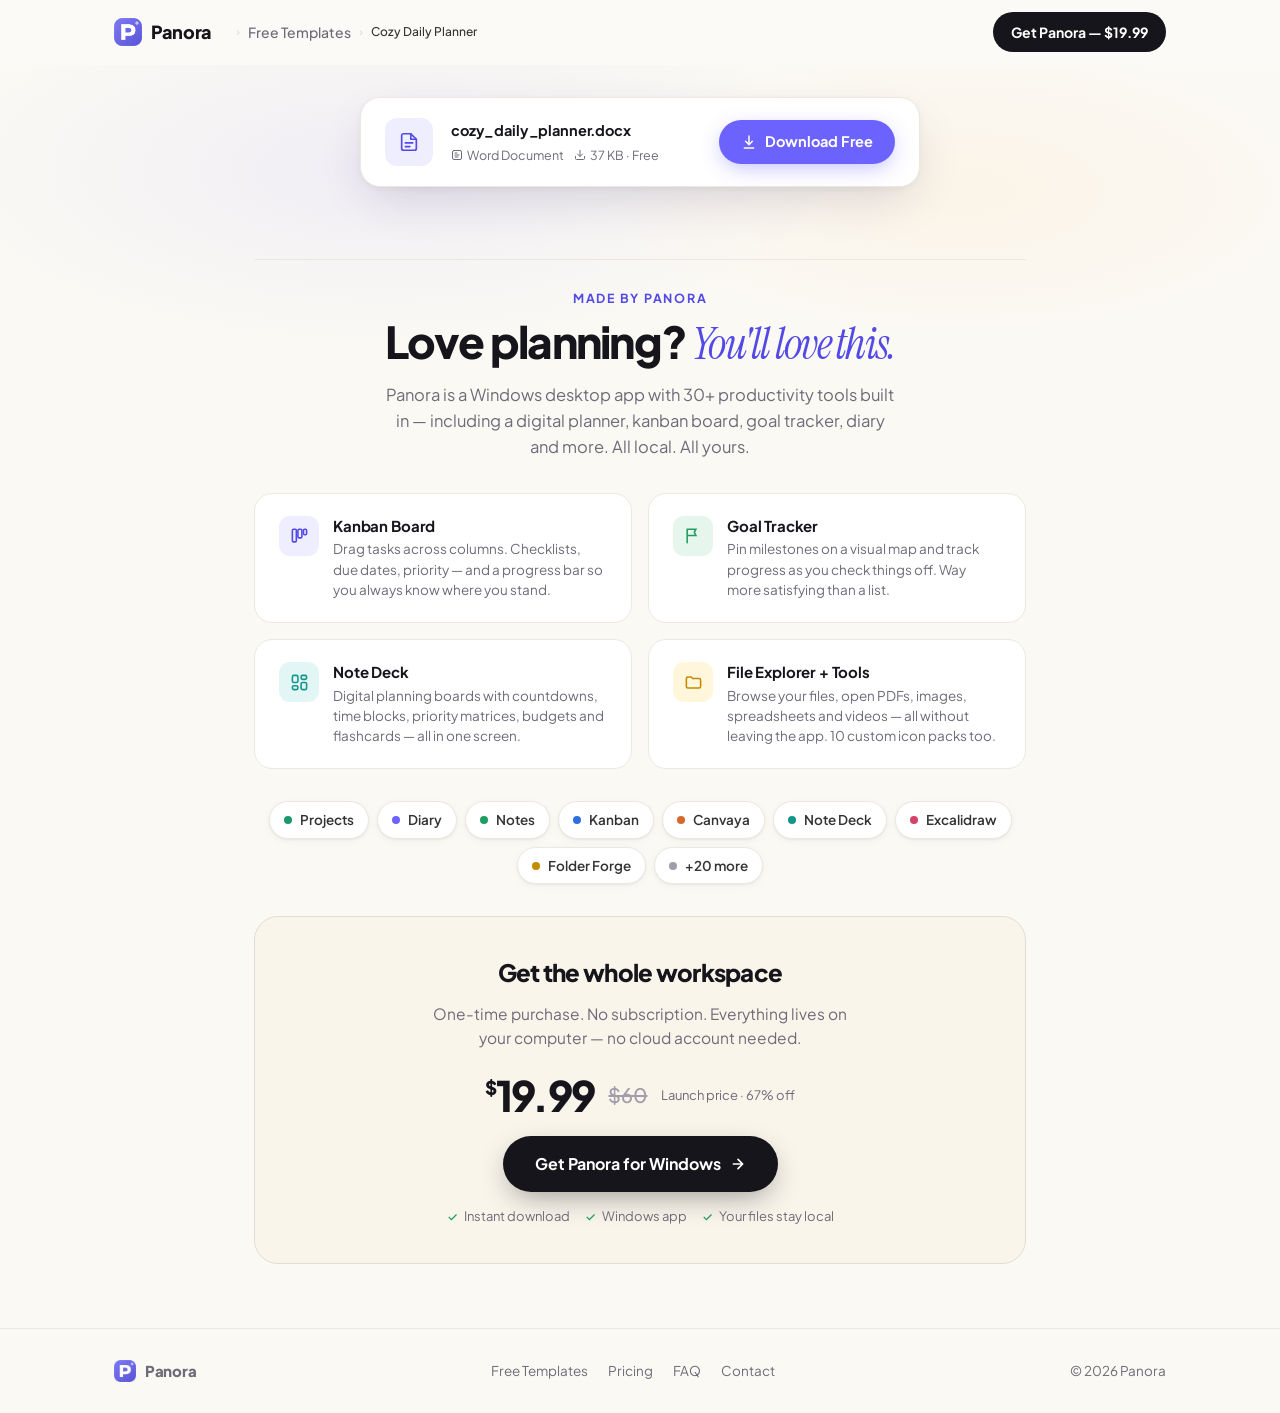
<file: download/cozy-daily-planner.html>
<!doctype html>
<html lang="en">
<head>
<meta charset="utf-8">
<meta name="viewport" content="width=device-width, initial-scale=1">
<title>Cozy Daily Planner — Free Download</title>
<meta name="description" content="Download the free Cozy Daily Planner template. A warm, minimal daily planner for your day. No sign-up needed.">
<meta property="og:title" content="Cozy Daily Planner — Free Download">
<meta property="og:description" content="A free printable daily planner template. Download instantly, no sign-up.">
<meta property="og:image" content="../assets/theme-flow.webp">
<meta name="theme-color" content="#FBFAF7">
<link rel="icon" href="../assets/panora-icon.ico" sizes="any">
<link rel="icon" type="image/png" href="../assets/panora-icon.png">
<link rel="apple-touch-icon" href="../assets/apple-touch-icon.png">
<link rel="preconnect" href="https://fonts.googleapis.com">
<link rel="preconnect" href="https://fonts.gstatic.com" crossorigin>
<link href="https://fonts.googleapis.com/css2?family=Instrument+Serif:ital@0;1&family=Plus+Jakarta+Sans:wght@400;500;600;700;800&display=swap" rel="stylesheet">
<style>
:root{
  --bg:#FBF9F4; --bg-2:#F4F0E6; --cream:#F9F5EB; --card:#FFFFFF;
  --ink:#16151B; --ink-2:#333333; --muted:#6E6B78; --faint:#A19DAA;
  --line:#ECE8E1; --line-2:#E2DDD4;
  --brand:#6C63FF; --brand-ink:#5249E6; --brand-soft:#EFEEFF;
  --green:#1F9D61; --peach:#FFE9DA;
  --radius:18px; --radius-lg:26px;
  --shadow-sm:0 1px 2px rgba(22,21,27,.05),0 2px 8px rgba(22,21,27,.04);
  --shadow:0 2px 6px rgba(22,21,27,.04),0 18px 50px -12px rgba(40,30,80,.18);
  --shadow-lg:0 4px 12px rgba(22,21,27,.05),0 40px 100px -24px rgba(50,35,110,.30);
  --sans:"Plus Jakarta Sans",ui-sans-serif,system-ui,-apple-system,"Segoe UI",sans-serif;
  --serif:"Instrument Serif",Georgia,serif;
  --wrap:820px;
}
*{box-sizing:border-box;margin:0;padding:0}
html{scroll-behavior:smooth;-webkit-text-size-adjust:100%}
body{background:var(--bg);color:var(--ink);font-family:var(--sans);font-size:17px;line-height:1.6;-webkit-font-smoothing:antialiased;overflow-x:hidden}
img{display:block;max-width:100%;height:auto}
a{color:inherit;text-decoration:none}
button{font:inherit;color:inherit;background:none;border:0;cursor:pointer}
:focus-visible{outline:2px solid var(--brand);outline-offset:3px;border-radius:8px}
.wrap{max-width:var(--wrap);margin:0 auto;padding:0 24px}
em.s{font-family:var(--serif);font-style:italic;font-weight:400}

/* ---------- Nav ---------- */
.nav{position:sticky;top:0;z-index:50;background:rgba(251,250,247,.88);backdrop-filter:saturate(1.4) blur(14px);-webkit-backdrop-filter:saturate(1.4) blur(14px);border-bottom:1px solid transparent;transition:border-color .2s}
.nav.scrolled{border-bottom-color:var(--line)}
.nav .wrap{display:flex;align-items:center;height:64px;gap:24px;max-width:1100px}
.logo{display:flex;align-items:center;gap:9px;font-weight:800;font-size:18px;letter-spacing:-.02em}
.logo img{width:28px;height:28px}
.breadcrumb{display:flex;align-items:center;gap:8px;font-size:14px;color:var(--faint);font-weight:500}
.breadcrumb a{color:var(--muted)}
.breadcrumb a:hover{color:var(--ink)}
.breadcrumb span{font-size:12px;color:var(--line-2)}
.nav-right{margin-left:auto}
.btn-sm{display:inline-flex;align-items:center;height:40px;padding:0 18px;border-radius:999px;font-weight:700;font-size:14px;background:var(--ink);color:#fff;transition:transform .2s,background .2s;white-space:nowrap}
.btn-sm:hover{background:#26242E;transform:translateY(-1px)}

/* ========================================
   DOWNLOAD HERO — compact, above the fold
======================================== */
.dl-hero{padding:32px 0 28px;text-align:center;position:relative}
.dl-hero::before{content:"";position:absolute;left:0;right:0;top:0;height:420px;z-index:-1;
  background:radial-gradient(50% 60% at 30% 25%,rgba(108,99,255,.08),transparent 70%),
             radial-gradient(40% 50% at 75% 30%,rgba(255,200,120,.10),transparent 70%)}

.free-badge{display:inline-flex;align-items:center;gap:6px;padding:4px 12px 4px 4px;border-radius:999px;background:var(--card);border:1px solid var(--line);box-shadow:var(--shadow-sm);font-size:12.5px;font-weight:600;color:var(--ink-2);margin-bottom:14px}
.free-badge b{background:var(--green);color:#fff;border-radius:999px;padding:2px 8px;font-size:11px}

.dl-hero h1{font-size:clamp(28px,4.5vw,46px);line-height:1.06;letter-spacing:-.04em;font-weight:800;margin-bottom:8px}
.dl-hero h1 em.s{color:var(--brand-ink);font-size:1.06em}
.dl-hero .subtitle{font-size:15px;color:var(--muted);max-width:400px;margin:0 auto 20px;line-height:1.5}

/* Compact download card */
.dl-card{background:var(--card);border:1px solid var(--line);border-radius:20px;box-shadow:var(--shadow);padding:20px 24px;display:flex;align-items:center;gap:18px;max-width:560px;margin:0 auto 16px;text-align:left}
.dl-card .file-icon{width:48px;height:48px;border-radius:12px;background:var(--brand-soft);display:grid;place-items:center;flex:none}
.dl-card .file-icon svg{width:22px;height:22px;color:var(--brand-ink)}
.dl-card .file-info{flex:1;min-width:0}
.dl-card .file-name{font-size:14.5px;font-weight:700;color:var(--ink);letter-spacing:-.01em;white-space:nowrap;overflow:hidden;text-overflow:ellipsis}
.dl-card .file-meta{font-size:12.5px;color:var(--muted);margin-top:2px;display:flex;gap:10px;flex-wrap:wrap}
.dl-card .file-meta span{display:inline-flex;align-items:center;gap:4px}
.dl-card .file-meta svg{width:12px;height:12px}
.dl-btn-big{display:inline-flex;align-items:center;gap:8px;height:44px;padding:0 22px;border-radius:999px;background:var(--brand);color:#fff;font-size:14.5px;font-weight:700;box-shadow:0 6px 22px -4px rgba(108,99,255,.45);transition:transform .2s,box-shadow .2s,background .2s;white-space:nowrap;flex:none}
.dl-btn-big:hover{transform:translateY(-2px);background:var(--brand-ink);box-shadow:0 10px 28px -4px rgba(82,73,230,.55)}
.dl-btn-big svg{width:16px;height:16px;flex:none}

.dl-reassure{display:flex;gap:14px;justify-content:center;flex-wrap:wrap;font-size:12.5px;color:var(--muted)}
.dl-reassure span{display:inline-flex;align-items:center;gap:4px}
.dl-reassure svg{width:13px;height:13px;color:var(--green)}

/* ========================================
   SOFT SELL — light, warm
======================================== */
.divider{border:none;border-top:1px solid var(--line);margin:28px 0}

.sell-section{padding:0 0 64px}
.sell-intro{text-align:center;margin-bottom:32px}
.sell-intro .kicker{font-size:12.5px;font-weight:700;color:var(--brand-ink);text-transform:uppercase;letter-spacing:.14em;margin-bottom:10px}
.sell-intro h2{font-size:clamp(28px,4vw,44px);font-weight:800;letter-spacing:-.04em;line-height:1.06}
.sell-intro h2 em.s{color:var(--brand-ink)}
.sell-intro p{color:var(--muted);font-size:16.5px;max-width:520px;margin:14px auto 0;line-height:1.6}

/* Feature list */
.feats{display:grid;grid-template-columns:1fr 1fr;gap:16px;margin-bottom:32px}
.feat{background:var(--card);border:1px solid var(--line);border-radius:var(--radius);padding:22px 24px;display:flex;gap:14px;align-items:flex-start;transition:transform .2s,box-shadow .2s}
.feat:hover{transform:translateY(-2px);box-shadow:var(--shadow)}
.feat .ic{width:40px;height:40px;border-radius:11px;display:grid;place-items:center;flex:none}
.feat .ic svg{width:19px;height:19px}
.feat h3{font-size:15px;font-weight:700;letter-spacing:-.01em;line-height:1.3}
.feat p{font-size:13.5px;color:var(--muted);margin-top:4px;line-height:1.5}

/* Apps pill row */
.apps-row{display:flex;flex-wrap:wrap;gap:8px;justify-content:center;margin-bottom:32px}
.app-pill{display:inline-flex;align-items:center;gap:8px;background:var(--card);border:1px solid var(--line);border-radius:999px;padding:7px 14px;font-size:13.5px;font-weight:600;color:var(--ink-2);box-shadow:var(--shadow-sm);transition:border-color .2s}
.app-pill:hover{border-color:var(--faint)}
.app-pill .dot{width:8px;height:8px;border-radius:50%;flex:none}

/* CTA card */
.cta-card{background:var(--cream);border:1px solid var(--line-2);border-radius:24px;padding:36px 40px;text-align:center}
.cta-card h3{font-size:24px;font-weight:800;letter-spacing:-.03em}
.cta-card p{color:var(--muted);font-size:15.5px;max-width:440px;margin:10px auto 24px;line-height:1.55}
.cta-card .price-row{display:flex;align-items:center;justify-content:center;gap:14px;margin-bottom:20px;flex-wrap:wrap}
.cta-card .price-now{font-size:42px;font-weight:800;letter-spacing:-.04em;line-height:1;color:var(--ink)}
.cta-card .price-now sup{font-size:.45em;vertical-align:.9em;margin-right:1px}
.cta-card .price-was{font-size:20px;color:var(--faint);text-decoration:line-through;font-weight:500}
.cta-card .price-note{font-size:13px;color:var(--muted)}
.btn-cta{display:inline-flex;align-items:center;gap:9px;height:56px;padding:0 32px;border-radius:999px;background:var(--ink);color:#fff;font-size:16px;font-weight:700;box-shadow:0 10px 30px -8px rgba(22,21,27,.45);transition:transform .2s,background .2s}
.btn-cta:hover{transform:translateY(-2px);background:#26242E}
.btn-cta svg{width:16px;height:16px}
.fine-print{display:flex;gap:14px;justify-content:center;flex-wrap:wrap;margin-top:14px;font-size:13px;color:var(--muted)}
.fine-print span{display:inline-flex;align-items:center;gap:5px}
.fine-print svg{width:13px;height:13px;color:var(--green)}

/* ---------- Footer ---------- */
footer{border-top:1px solid var(--line);padding:30px 0;color:var(--muted);font-size:13.5px;margin-top:0}
footer .wrap{display:flex;justify-content:space-between;align-items:center;gap:16px;flex-wrap:wrap;max-width:1100px}
footer nav{display:flex;gap:20px}
footer a:hover{color:var(--ink)}

/* ---------- Reveal ---------- */
.rv{opacity:0;transform:translateY(16px);transition:opacity .65s cubic-bezier(.2,.7,.2,1),transform .65s cubic-bezier(.2,.7,.2,1)}
.rv.in{opacity:1;transform:none}
@media(prefers-reduced-motion:reduce){.rv{opacity:1;transform:none;transition:none}}

/* ---------- Responsive ---------- */
@media(max-width:600px){
  .dl-card{flex-direction:column;align-items:flex-start;padding:24px;gap:16px}
  .dl-btn-big{width:100%;justify-content:center}
  .feats{grid-template-columns:1fr}
  .cta-card{padding:28px 20px}
  .breadcrumb{display:none}
}
</style>
<!-- Meta Pixel Code -->
<script>
!function(f,b,e,v,n,t,s)
{if(f.fbq)return;n=f.fbq=function(){n.callMethod?
n.callMethod.apply(n,arguments):n.queue.push(arguments)};
if(!f._fbq)f._fbq=n;n.push=n;n.loaded=!0;n.version='2.0';
n.queue=[];t=b.createElement(e);t.async=!0;
t.src=v;s=b.getElementsByTagName(e)[0];
s.parentNode.insertBefore(t,s)}(window, document,'script',
'https://connect.facebook.net/en_US/fbevents.js');
fbq('init', '1786884525928959');
fbq('track', 'PageView');
</script>
<noscript><img height="1" width="1" style="display:none"
src="https://www.facebook.com/tr?id=1786884525928959&ev=PageView&noscript=1"
/></noscript>
<!-- End Meta Pixel Code -->
</head>
<body>

<!-- ===== NAV ===== -->
<header class="nav" id="nav">
  <div class="wrap">
    <a href="../index.html" class="logo" aria-label="Back to Panora home">
      <img src="../assets/panora-logo.png" alt="" width="28" height="28">
      Panora
    </a>
    <div class="breadcrumb">
      <span>›</span>
      <a href="../templates.html">Free Templates</a>
      <span>›</span>
      <span style="color:var(--ink-2)">Cozy Daily Planner</span>
    </div>
    <div class="nav-right">
      <a class="btn-sm" href="https://panoralab.gumroad.com/l/panora">Get Panora — $19.99</a>
    </div>
  </div>
</header>

<main>

<!-- ===== DOWNLOAD HERO ===== -->
<section class="dl-hero">
  <div class="wrap">

    <!-- DOWNLOAD CARD -->
    <div class="dl-card rv">
      <div class="file-icon">
        <svg viewBox="0 0 24 24" fill="none" stroke="currentColor" stroke-width="1.8" stroke-linecap="round" stroke-linejoin="round">
          <path d="M14 3H6a2 2 0 0 0-2 2v14a2 2 0 0 0 2 2h12a2 2 0 0 0 2-2V9z"/>
          <path d="M14 3v6h6M8 13h8M8 17h5"/>
        </svg>
      </div>
      <div class="file-info">
        <div class="file-name">cozy_daily_planner.docx</div>
        <div class="file-meta">
          <span>
            <svg viewBox="0 0 24 24" fill="none" stroke="currentColor" stroke-width="2" stroke-linecap="round"><rect x="3" y="3" width="18" height="18" rx="3"/><path d="M8 12h8M8 8h4M8 16h6"/></svg>
            Word Document
          </span>
          <span>
            <svg viewBox="0 0 24 24" fill="none" stroke="currentColor" stroke-width="2" stroke-linecap="round"><path d="M21 15v4a2 2 0 0 1-2 2H5a2 2 0 0 1-2-2v-4"/><polyline points="7 10 12 15 17 10"/><line x1="12" y1="15" x2="12" y2="3"/></svg>
            37 KB · Free
          </span>
        </div>
      </div>
      <a class="dl-btn-big" href="../downloads/cozy_daily_planner.docx" download="cozy_daily_planner.docx">
        <svg viewBox="0 0 24 24" fill="none" stroke="currentColor" stroke-width="2.2" stroke-linecap="round" stroke-linejoin="round"><path d="M12 3v13M7 11l5 5 5-5"/><path d="M5 21h14"/></svg>
        Download Free
      </a>
    </div>



  </div>
</section>

<div class="wrap"><hr class="divider rv"></div>

<!-- ===== SOFT SELL — PANORA ===== -->
<section class="sell-section">
  <div class="wrap">

    <div class="sell-intro rv">
      <div class="kicker">Made by Panora</div>
      <h2>Love planning? <em class="s">You'll love this.</em></h2>
      <p>Panora is a Windows desktop app with 30+ productivity tools built in — including a digital planner, kanban board, goal tracker, diary and more. All local. All yours.</p>
    </div>

    <div class="feats rv">
      <div class="feat">
        <div class="ic" style="background:#EFEEFF;color:#5249E6">
          <svg viewBox="0 0 24 24" fill="none" stroke="currentColor" stroke-width="2" stroke-linecap="round"><rect x="3" y="4" width="5" height="16" rx="1.5"/><rect x="10" y="4" width="5" height="11" rx="1.5"/><rect x="17" y="4" width="4" height="7" rx="1.5"/></svg>
        </div>
        <div>
          <h3>Kanban Board</h3>
          <p>Drag tasks across columns. Checklists, due dates, priority — and a progress bar so you always know where you stand.</p>
        </div>
      </div>
      <div class="feat">
        <div class="ic" style="background:#E6F6EC;color:#1F9D61">
          <svg viewBox="0 0 24 24" fill="none" stroke="currentColor" stroke-width="2" stroke-linecap="round"><path d="M4 21V4m0 0h11l-2 4 2 4H4"/></svg>
        </div>
        <div>
          <h3>Goal Tracker</h3>
          <p>Pin milestones on a visual map and track progress as you check things off. Way more satisfying than a list.</p>
        </div>
      </div>
      <div class="feat">
        <div class="ic" style="background:#E2F7F5;color:#14968A">
          <svg viewBox="0 0 24 24" fill="none" stroke="currentColor" stroke-width="2" stroke-linecap="round"><rect x="3" y="3" width="7" height="9" rx="2"/><rect x="14" y="3" width="7" height="5" rx="2"/><rect x="14" y="12" width="7" height="9" rx="2"/><rect x="3" y="16" width="7" height="5" rx="2"/></svg>
        </div>
        <div>
          <h3>Note Deck</h3>
          <p>Digital planning boards with countdowns, time blocks, priority matrices, budgets and flashcards — all in one screen.</p>
        </div>
      </div>
      <div class="feat">
        <div class="ic" style="background:#FFF6DB;color:#C48A00">
          <svg viewBox="0 0 24 24" fill="none" stroke="currentColor" stroke-width="2" stroke-linecap="round"><path d="M3 7a2 2 0 0 1 2-2h4l2 2h8a2 2 0 0 1 2 2v8a2 2 0 0 1-2 2H5a2 2 0 0 1-2-2z"/></svg>
        </div>
        <div>
          <h3>File Explorer + Tools</h3>
          <p>Browse your files, open PDFs, images, spreadsheets and videos — all without leaving the app. 10 custom icon packs too.</p>
        </div>
      </div>
    </div>

    <!-- App pills -->
    <div class="apps-row rv">
      <span class="app-pill"><span class="dot" style="background:#1B9968"></span>Projects</span>
      <span class="app-pill"><span class="dot" style="background:#6C63FF"></span>Diary</span>
      <span class="app-pill"><span class="dot" style="background:#1F9D61"></span>Notes</span>
      <span class="app-pill"><span class="dot" style="background:#2F6FE0"></span>Kanban</span>
      <span class="app-pill"><span class="dot" style="background:#D9682B"></span>Canvaya</span>
      <span class="app-pill"><span class="dot" style="background:#14968A"></span>Note Deck</span>
      <span class="app-pill"><span class="dot" style="background:#D6436A"></span>Excalidraw</span>
      <span class="app-pill"><span class="dot" style="background:#C48A00"></span>Folder Forge</span>
      <span class="app-pill"><span class="dot" style="background:#A19DAA"></span>+20 more</span>
    </div>

    <!-- CTA -->
    <div class="cta-card rv">
      <h3>Get the whole workspace</h3>
      <p>One-time purchase. No subscription. Everything lives on your computer — no cloud account needed.</p>
      <div class="price-row">
        <span class="price-now"><sup>$</sup>19.99</span>
        <span class="price-was">$60</span>
        <span class="price-note">Launch price · 67% off</span>
      </div>
      <a class="btn-cta" href="https://panoralab.gumroad.com/l/panora">
        Get Panora for Windows
        <svg viewBox="0 0 24 24" fill="none" stroke="currentColor" stroke-width="2.5" stroke-linecap="round" stroke-linejoin="round"><path d="M5 12h14M12 5l7 7-7 7"/></svg>
      </a>
      <div class="fine-print">
        <span>
          <svg viewBox="0 0 20 20" fill="currentColor"><path d="M8.3 13.3 4.9 9.9l-1.4 1.4 4.8 4.8 8.6-8.6-1.4-1.4z"/></svg>
          Instant download
        </span>
        <span>
          <svg viewBox="0 0 20 20" fill="currentColor"><path d="M8.3 13.3 4.9 9.9l-1.4 1.4 4.8 4.8 8.6-8.6-1.4-1.4z"/></svg>
          Windows app
        </span>
        <span>
          <svg viewBox="0 0 20 20" fill="currentColor"><path d="M8.3 13.3 4.9 9.9l-1.4 1.4 4.8 4.8 8.6-8.6-1.4-1.4z"/></svg>
          Your files stay local
        </span>
      </div>
    </div>

  </div>
</section>

</main>

<footer>
  <div class="wrap">
    <a href="../index.html" class="logo" style="font-size:15px">
      <img src="../assets/panora-logo.png" alt="" width="22" height="22" style="width:22px;height:22px">
      Panora
    </a>
    <nav aria-label="Footer">
      <a href="../templates.html">Free Templates</a>
      <a href="../index.html#pricing">Pricing</a>
      <a href="../index.html#faq">FAQ</a>
      <a href="mailto:hello@example.com">Contact</a>
    </nav>
    <span>© 2026 Panora</span>
  </div>
</footer>

<script>
(() => {
  const nav = document.getElementById("nav");
  const onScroll = () => nav.classList.toggle("scrolled", scrollY > 8);
  addEventListener("scroll", onScroll, { passive: true }); onScroll();

  const io = new IntersectionObserver(es => es.forEach(e => {
    if (e.isIntersecting) { e.target.classList.add("in"); io.unobserve(e.target); }
  }), { rootMargin: "0px 0px -6% 0px" });
  document.querySelectorAll(".rv").forEach(el => io.observe(el));

  // Tracking button clicks
  document.querySelectorAll('a[href*="gumroad.com"]').forEach(btn => {
    btn.addEventListener("click", () => {
      if (typeof fbq === "function") {
        fbq("track", "InitiateCheckout", {
          content_name: "Panora Desktop App",
          value: 19.99,
          currency: "USD"
        });
      }
    });
  });
  document.querySelectorAll('a[download], .dl-btn-big').forEach(btn => {
    btn.addEventListener("click", () => {
      if (typeof fbq === "function") {
        fbq("track", "Lead", {
          content_name: "Cozy Daily Planner Download"
        });
      }
    });
  });
})();
</script>
</body>
</html>
</file>
